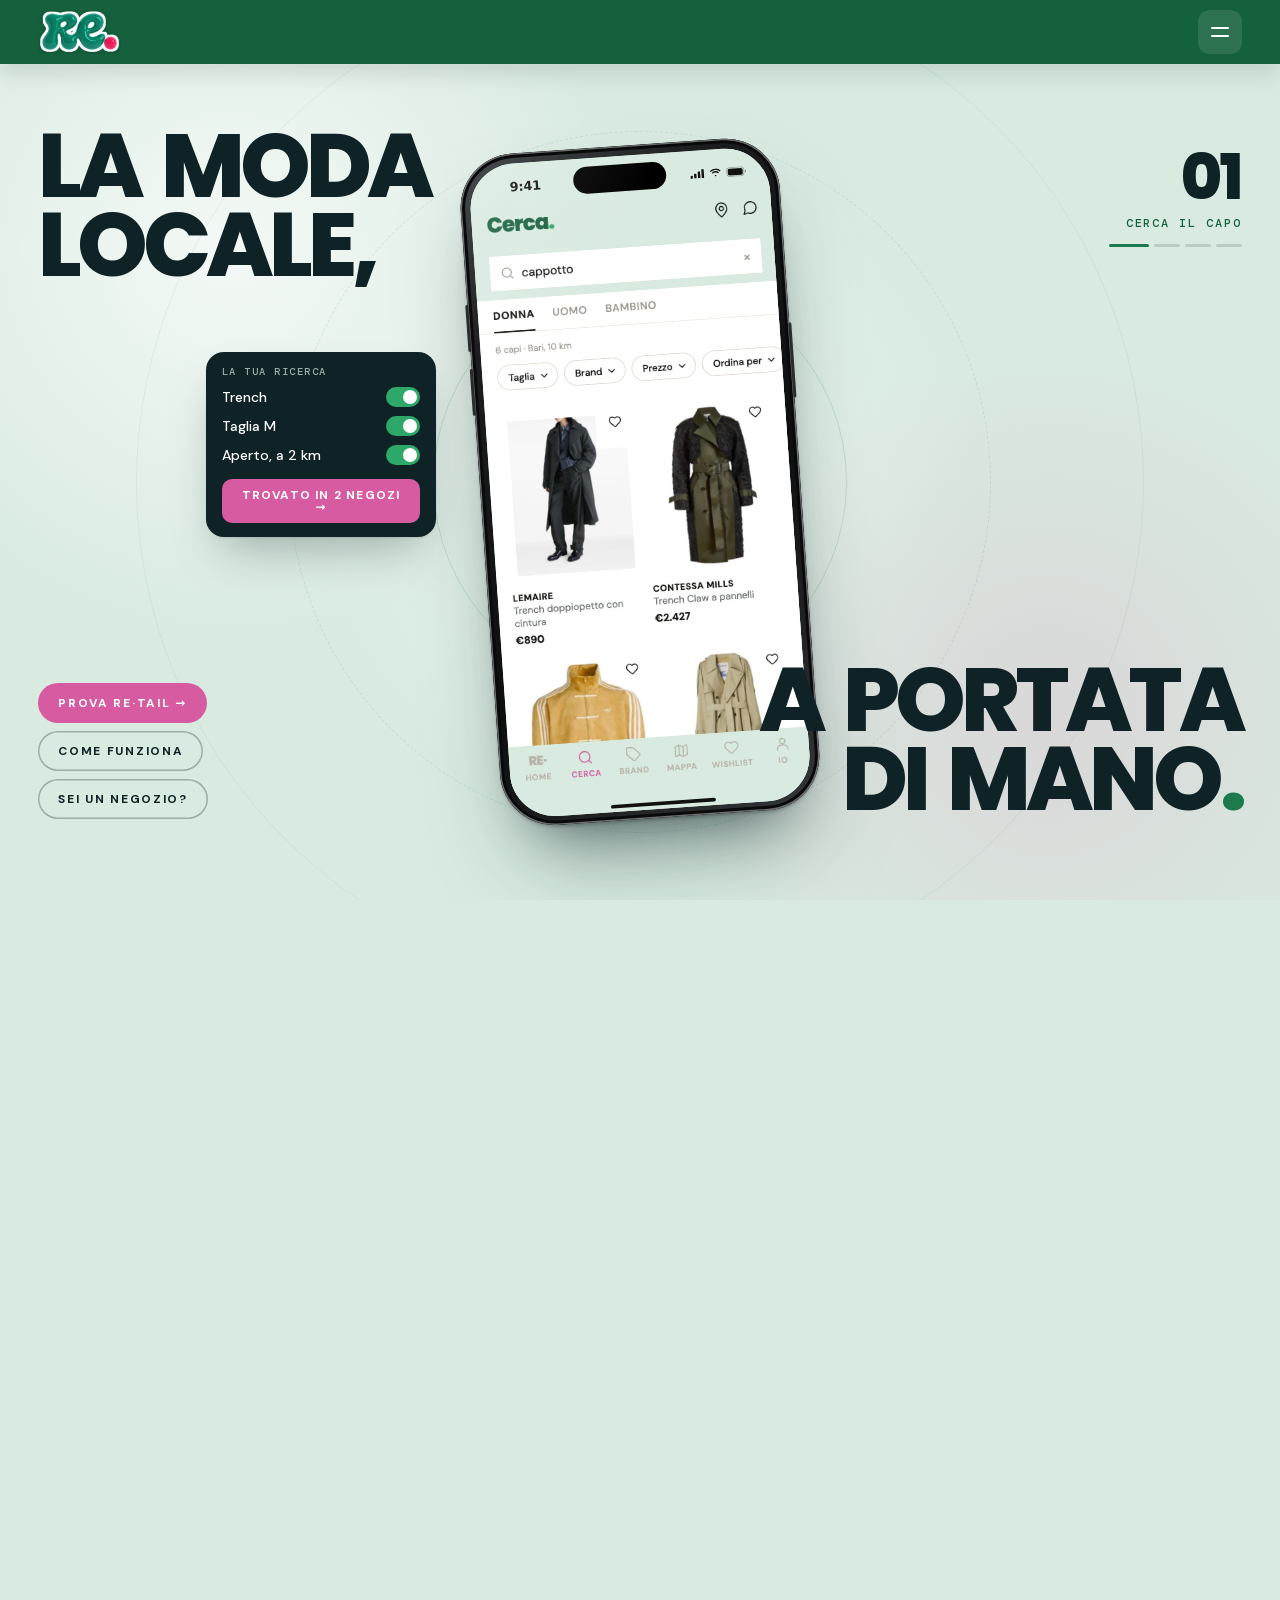
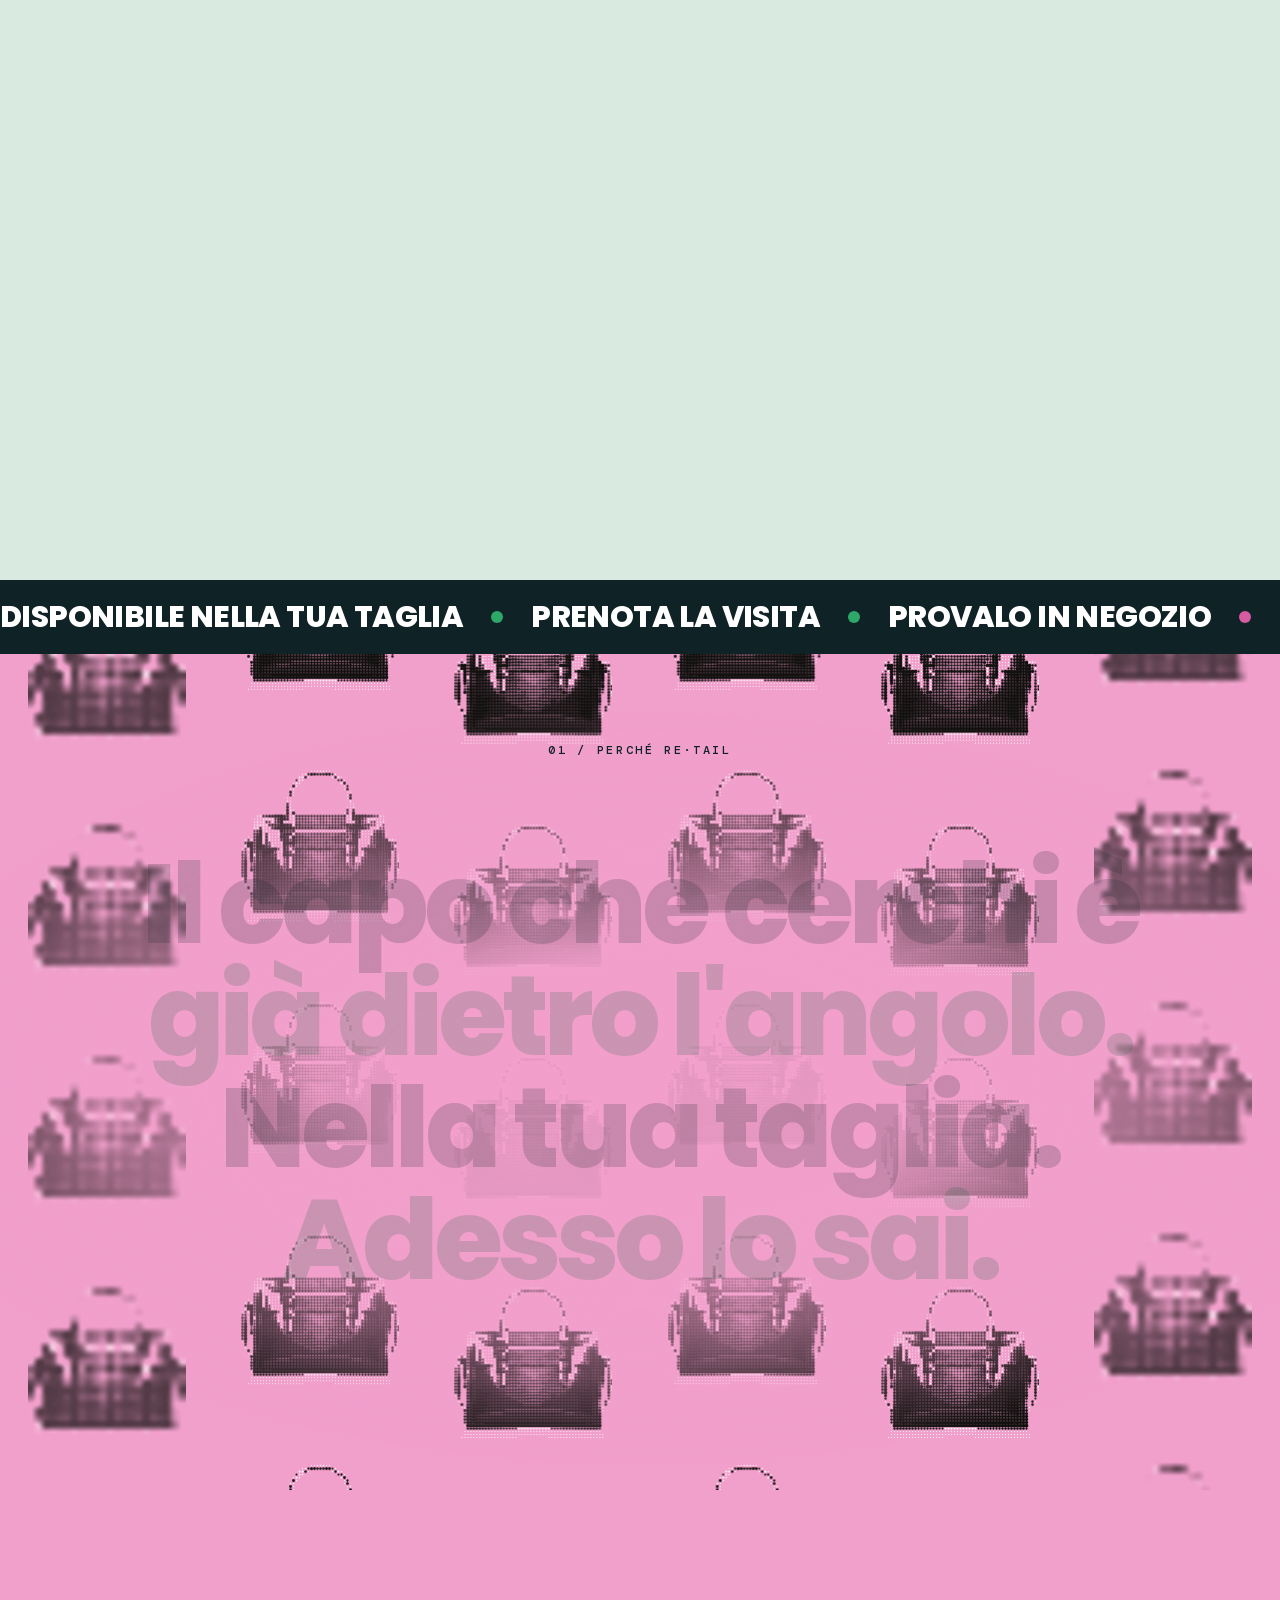
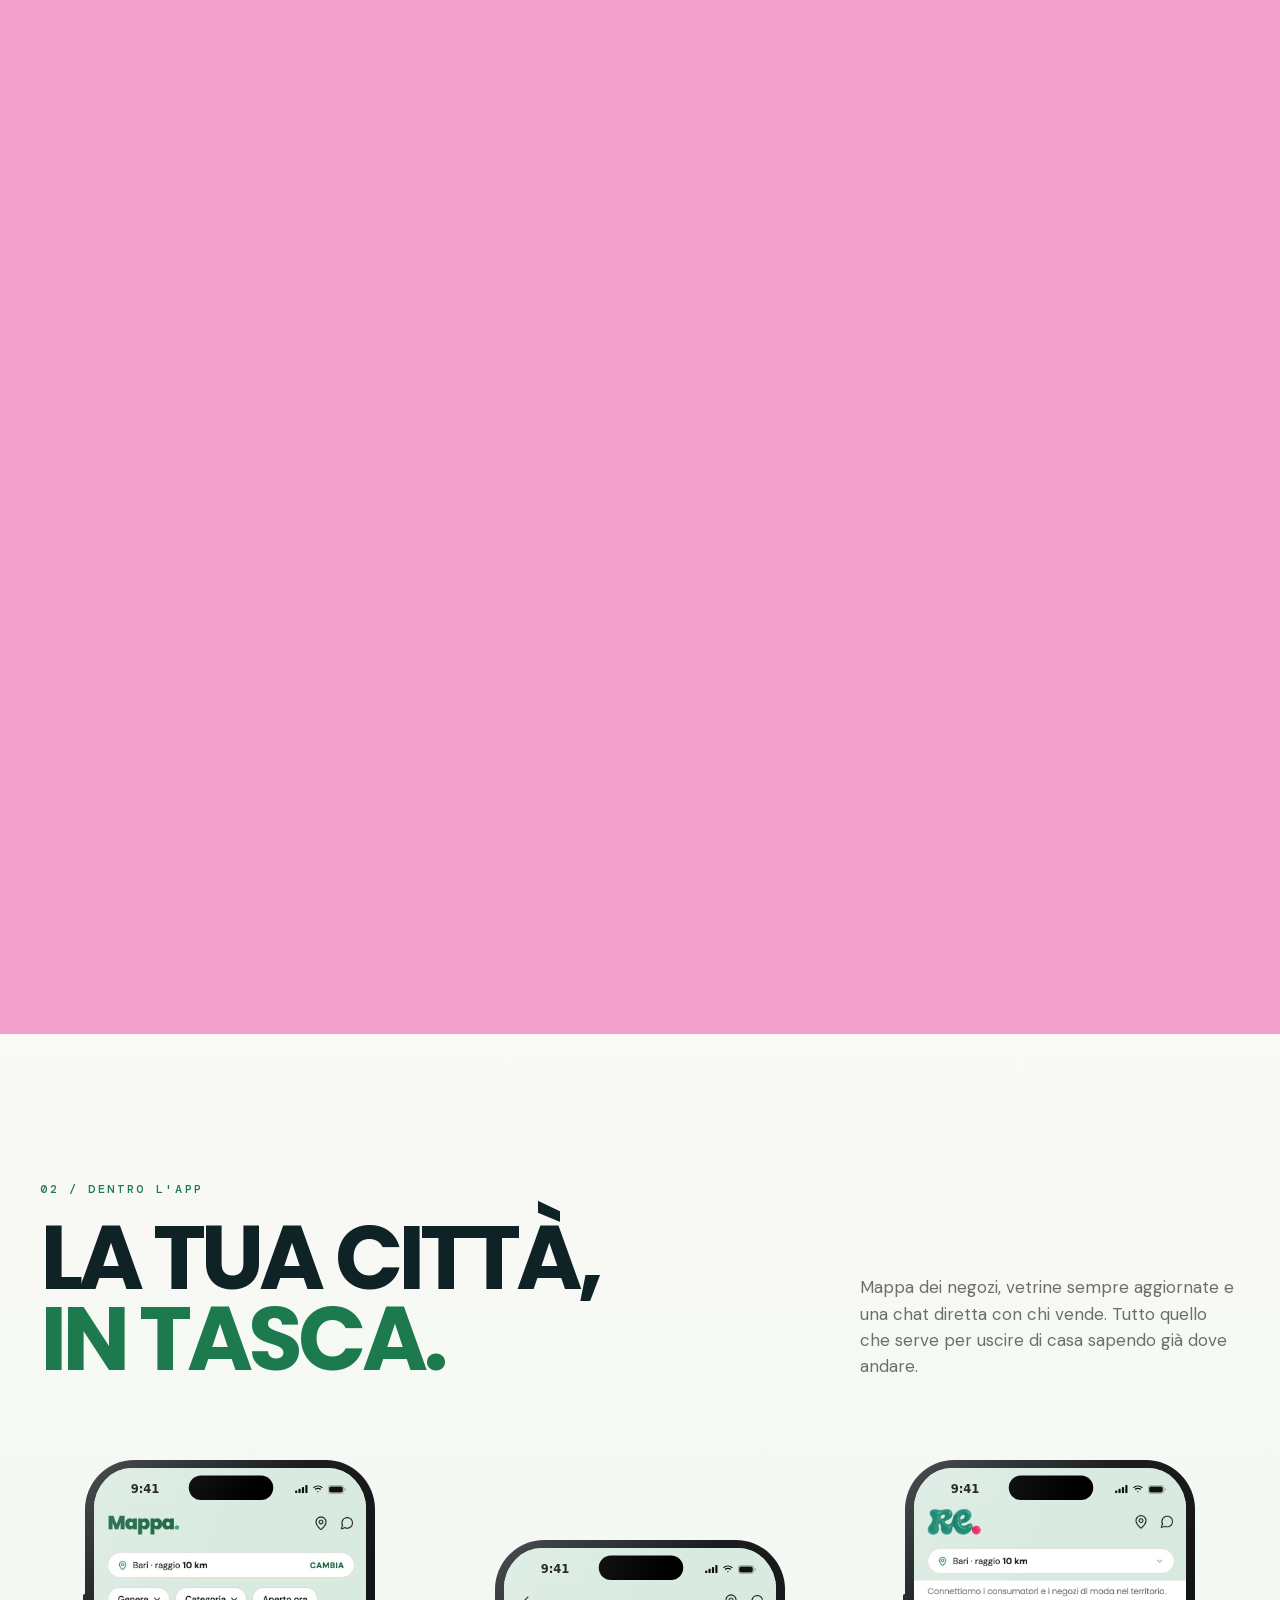
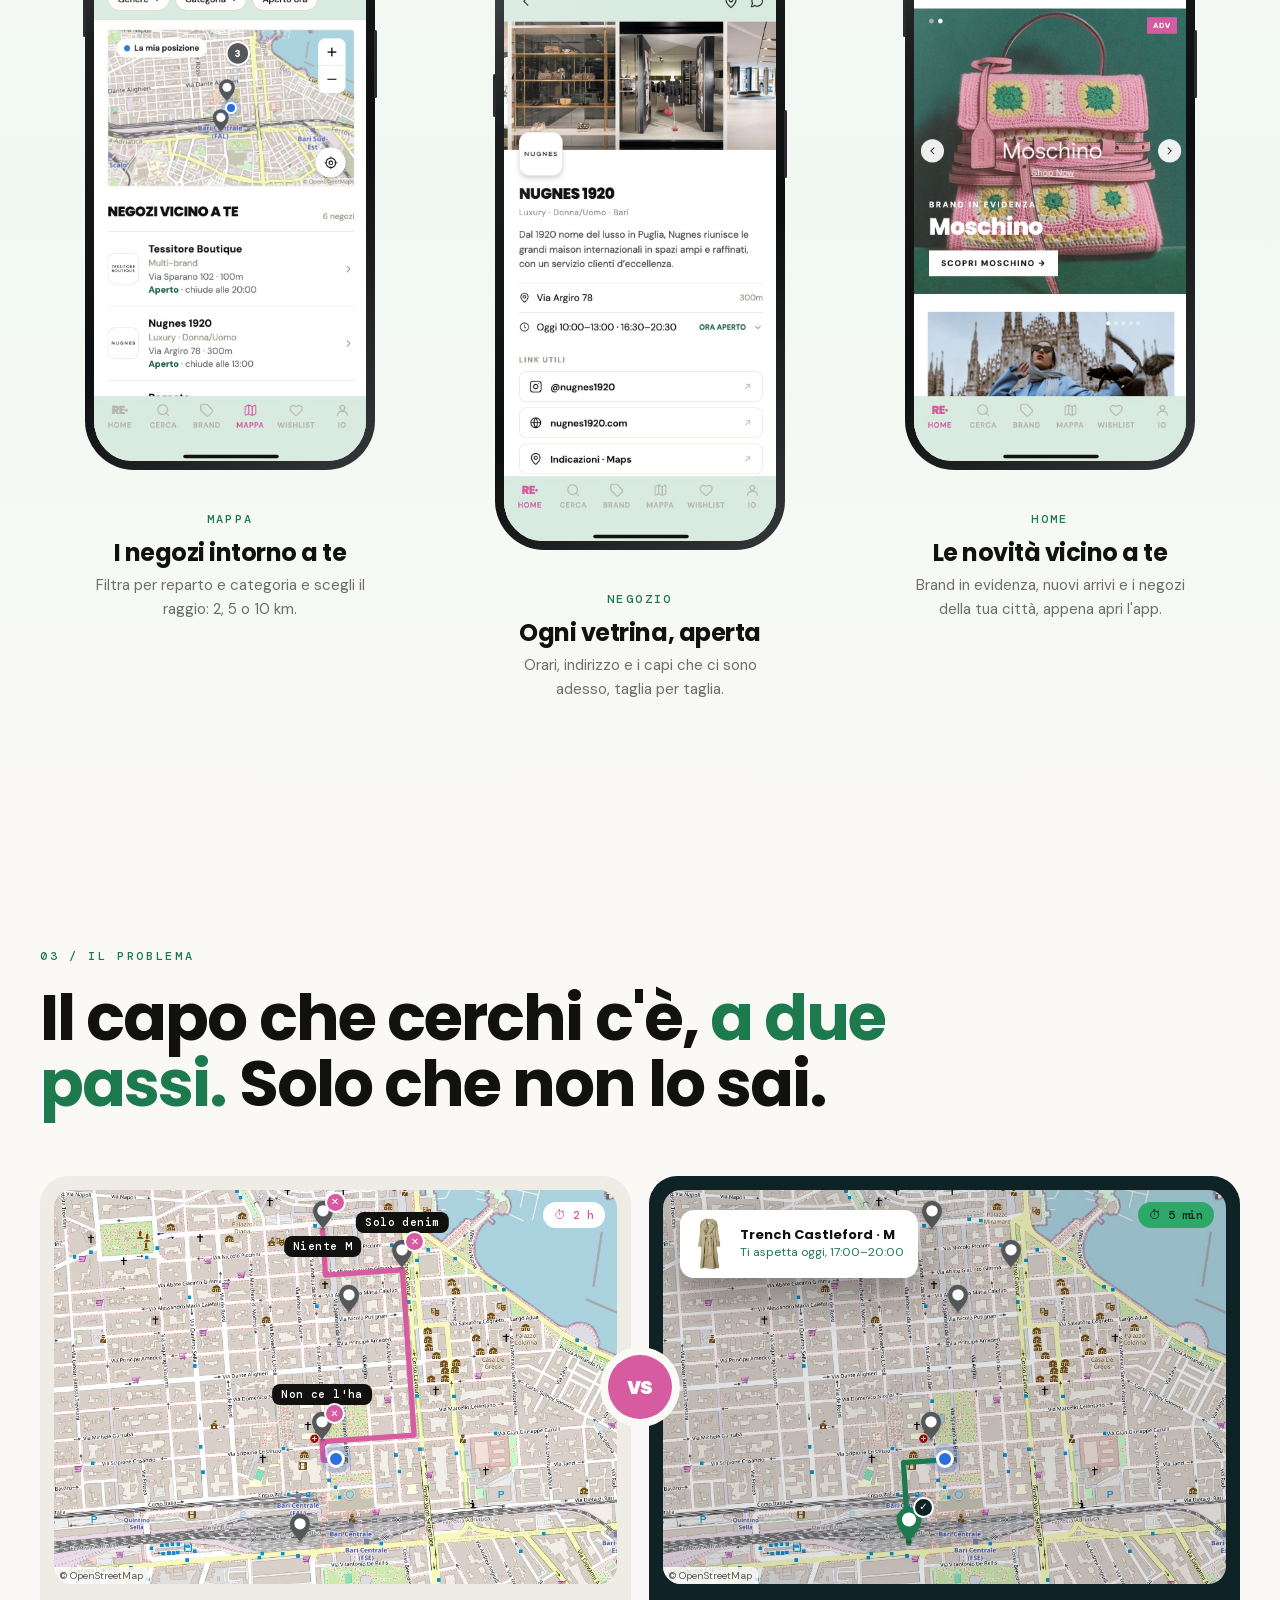
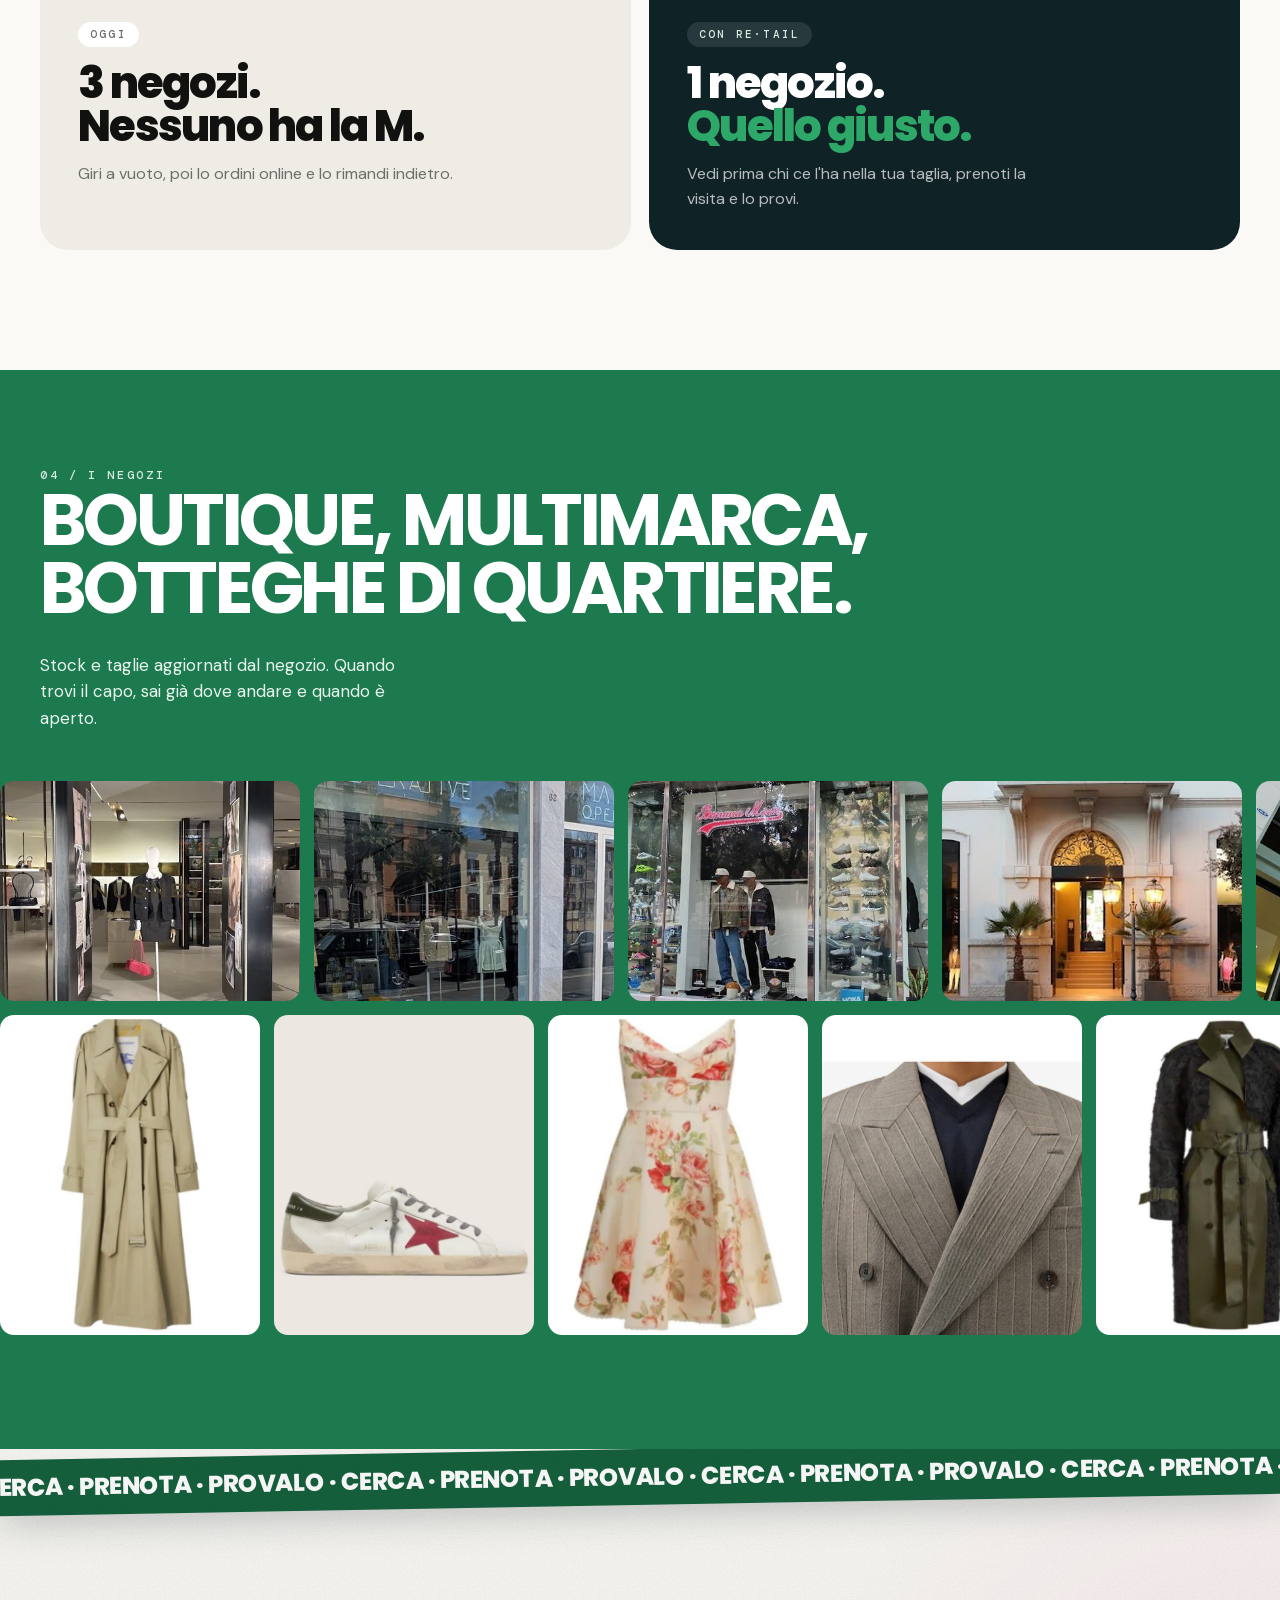
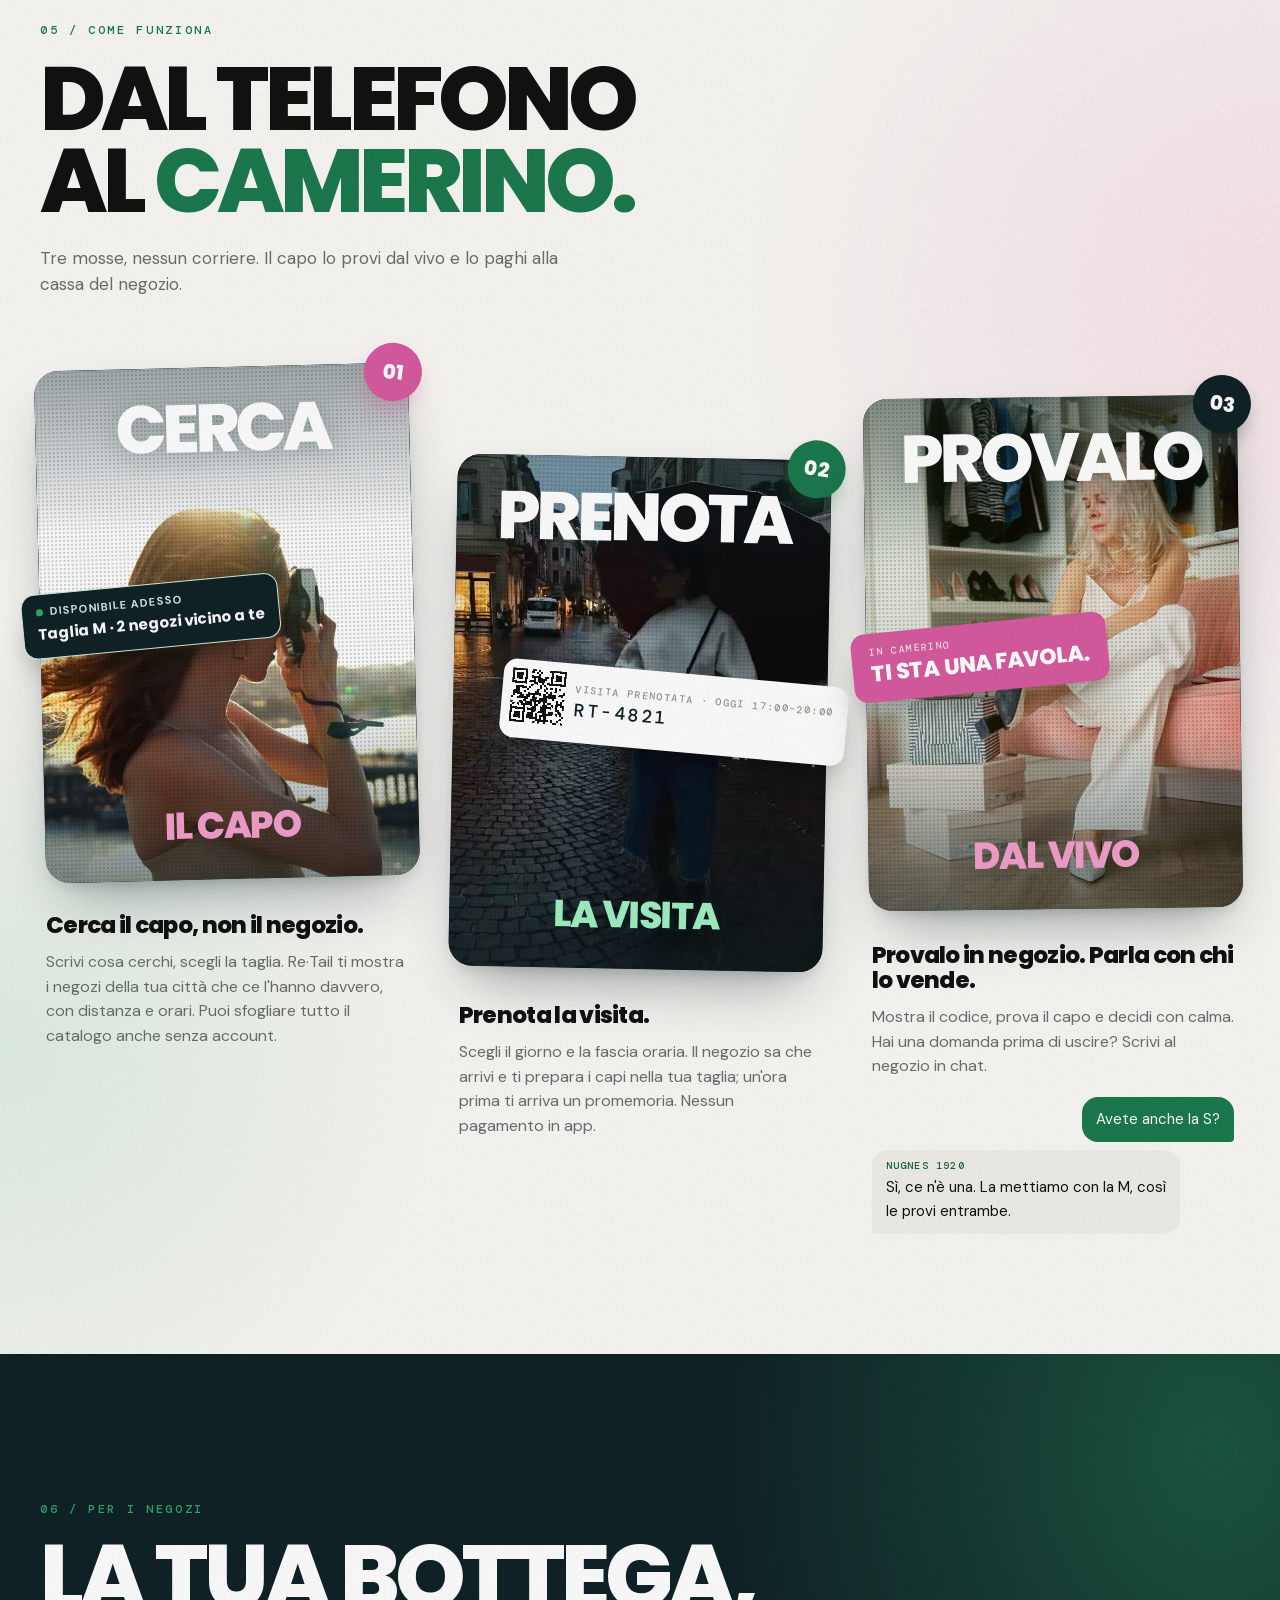
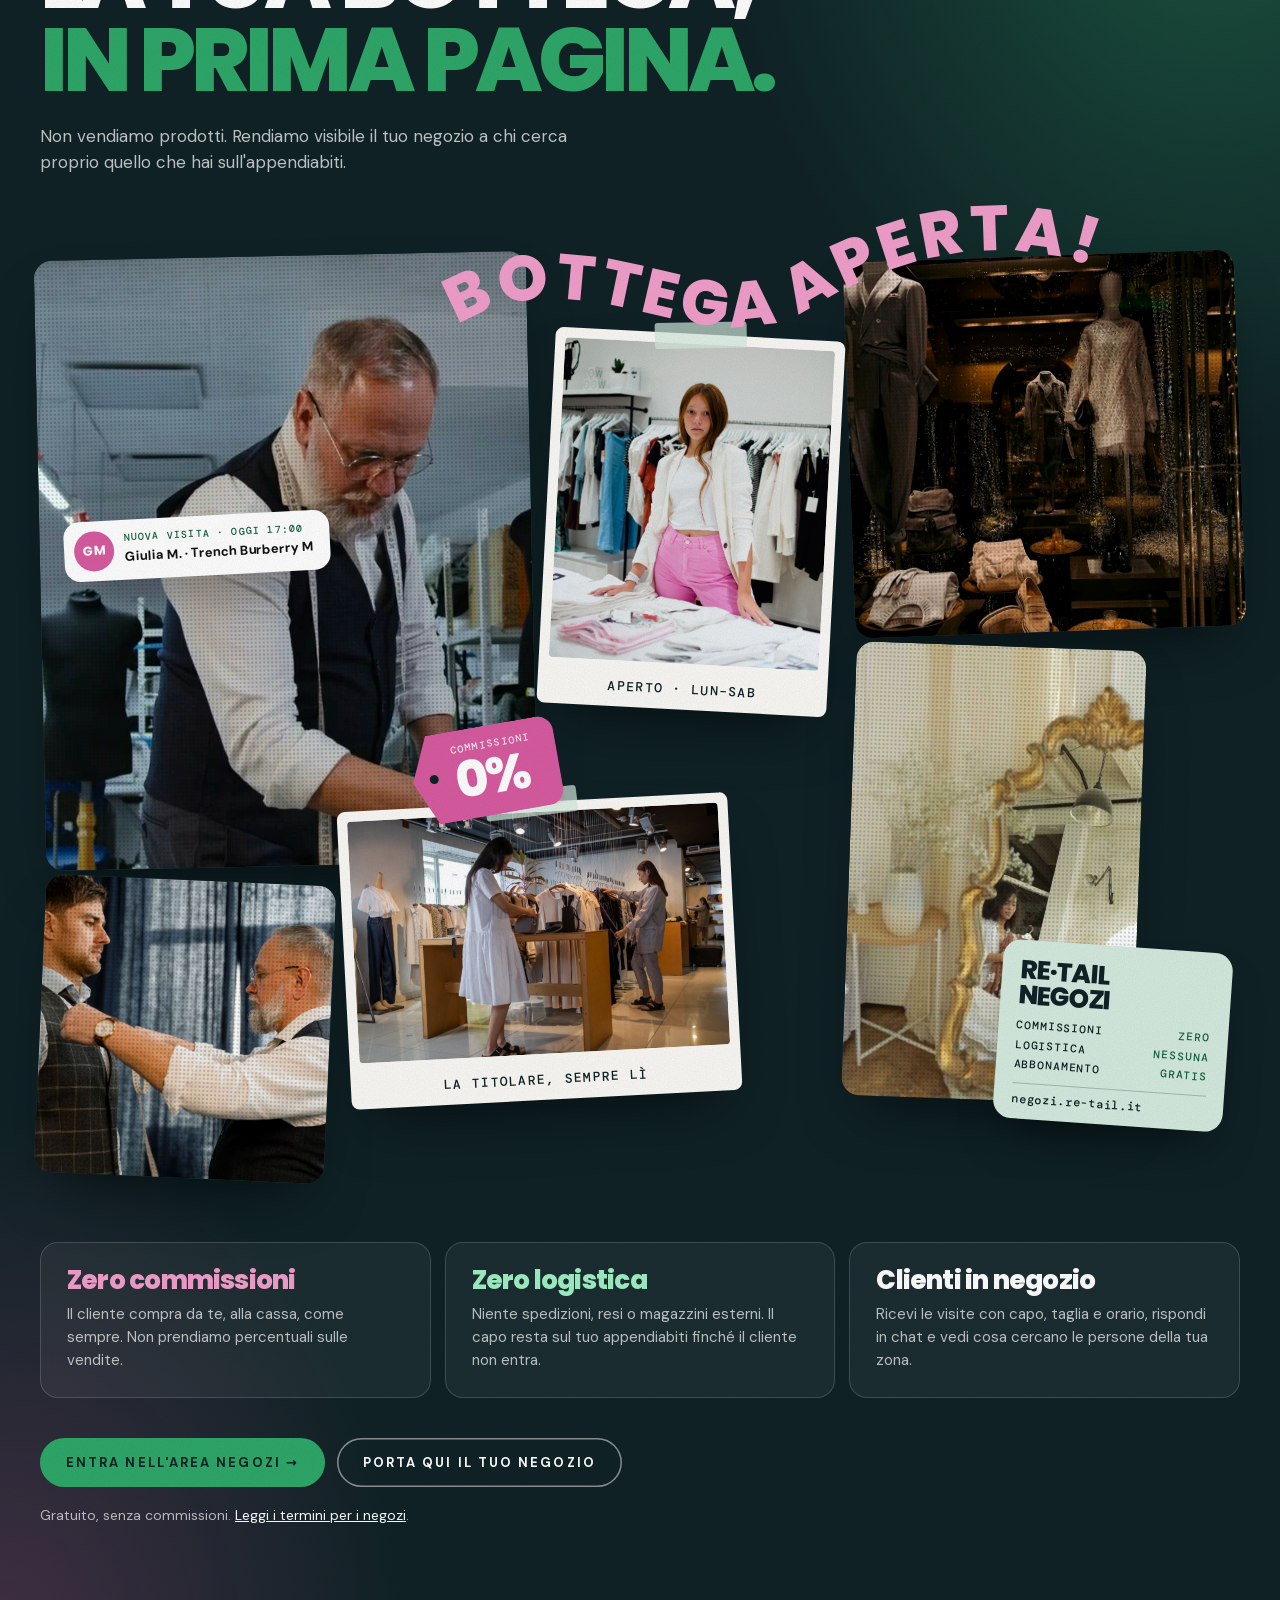
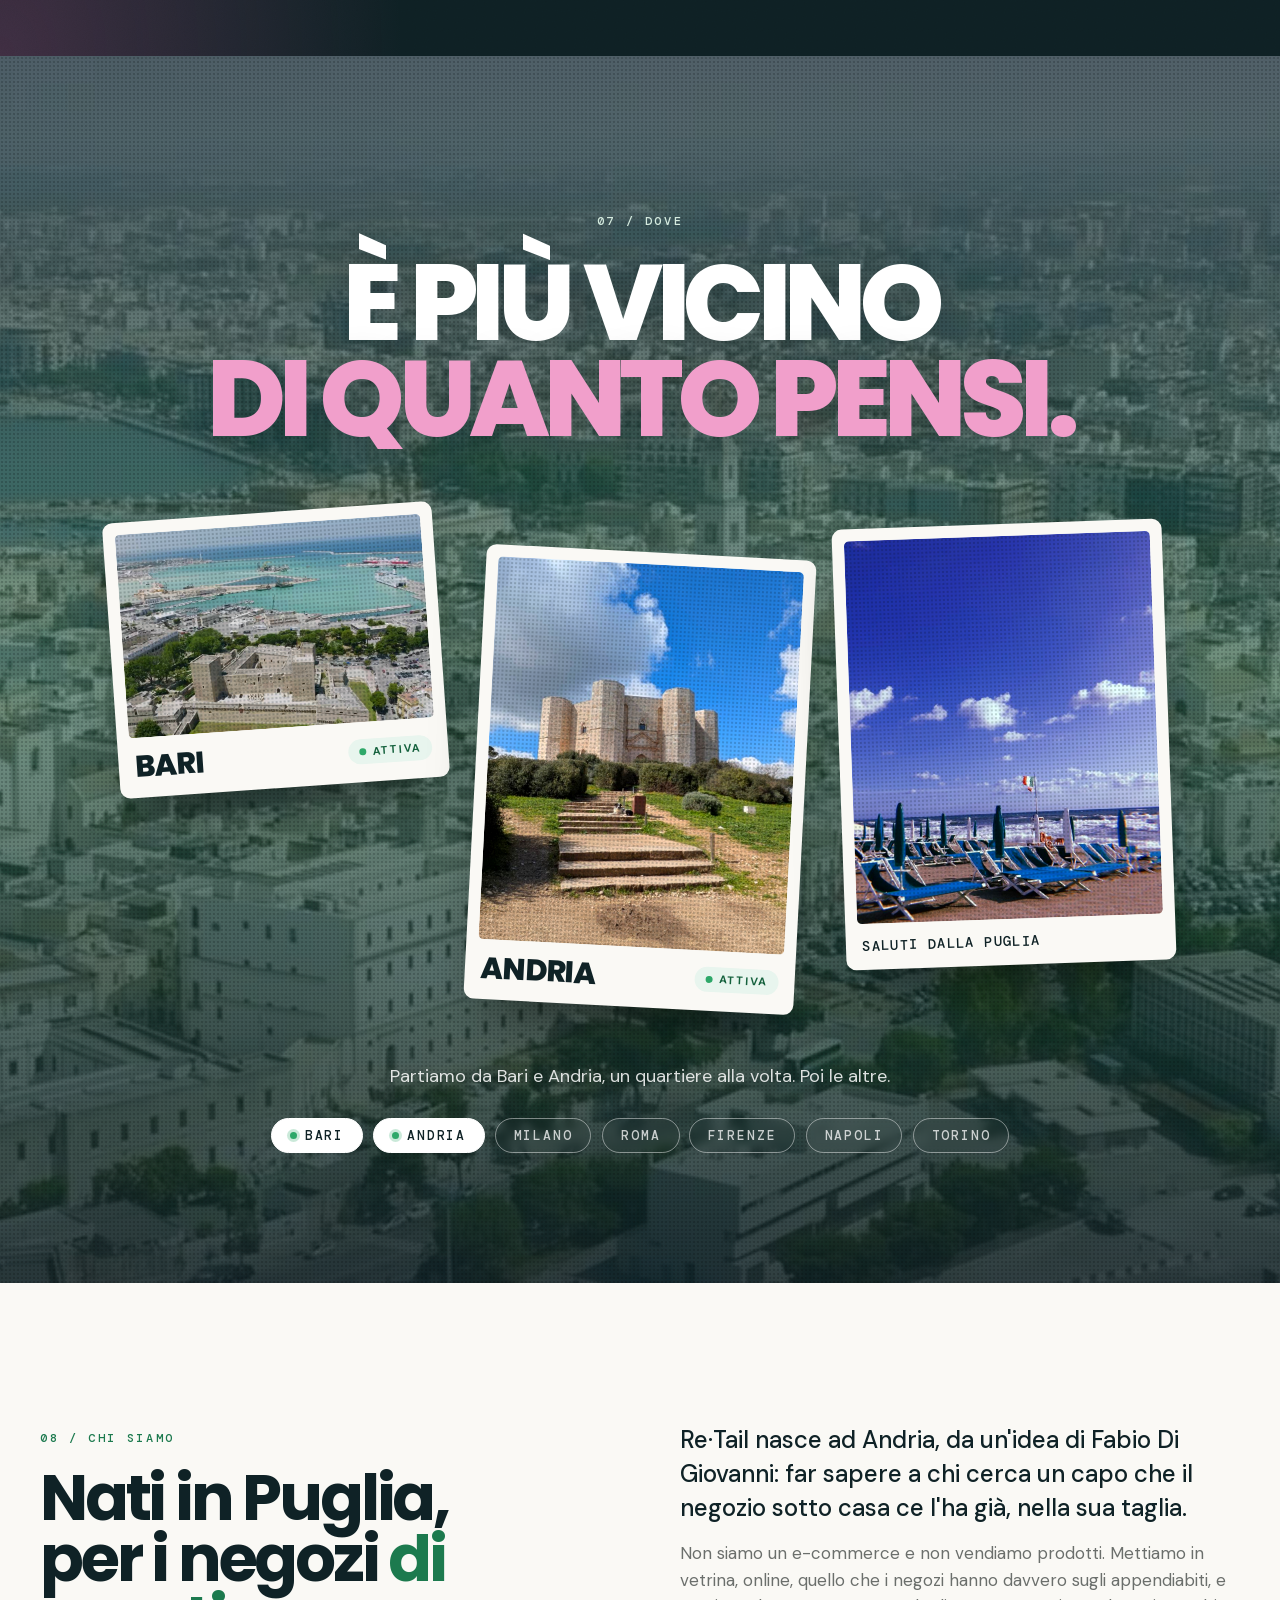
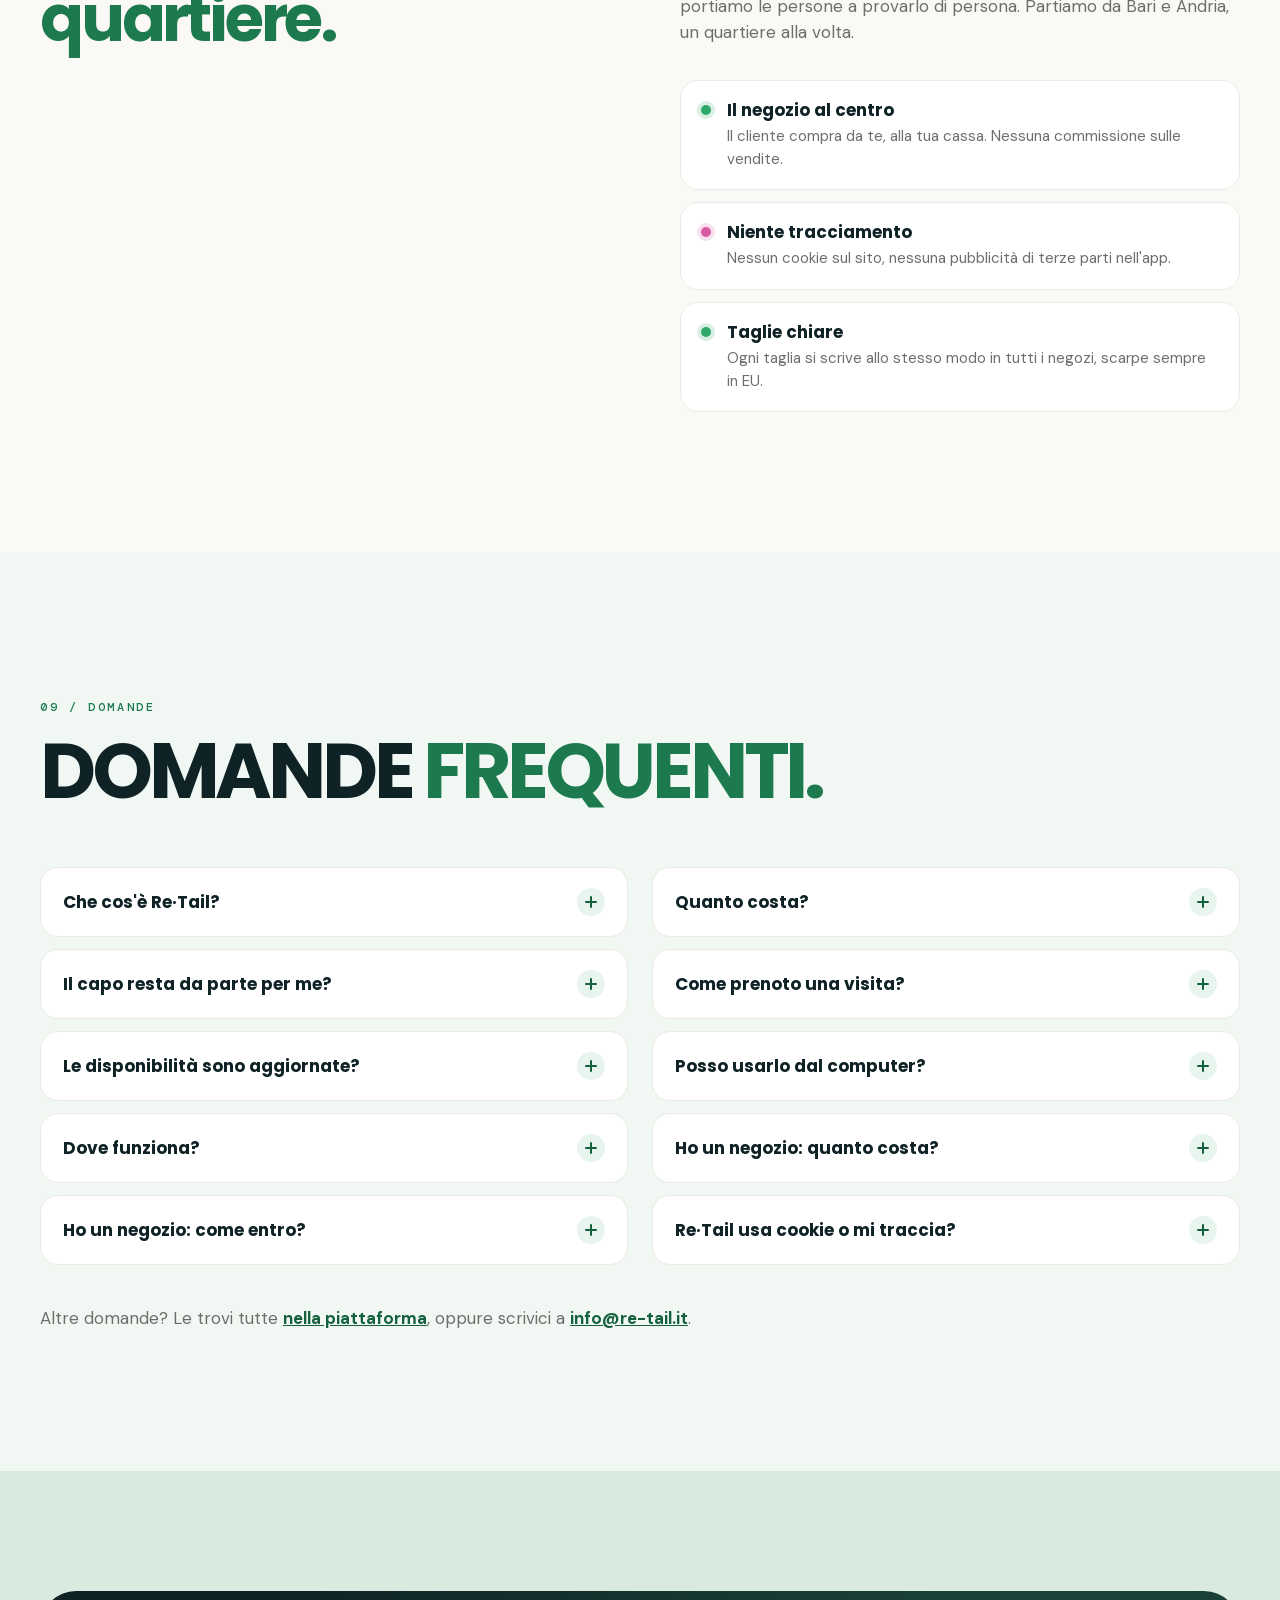
<file: index.html>
<!doctype html>
<html lang="it">
<head>
<meta charset="utf-8">
<script>if (location.protocol === 'http:' && location.hostname === 're-tail.it') location.replace('https://re-tail.it' + location.pathname + location.search + location.hash);</script>
<script src="zoom.js"></script>
<meta name="viewport" content="width=device-width, initial-scale=1">
<title>Re·Tail — La moda locale, a portata di mano</title>
<meta name="description" content="Re·Tail ti mostra quali negozi vicino a te hanno il capo che cerchi, nella tua taglia, adesso. Prenota la visita, provalo, compralo in negozio.">
<link rel="canonical" href="https://re-tail.it/">
<link rel="alternate" hreflang="it" href="https://re-tail.it/">
<link rel="alternate" hreflang="en" href="https://re-tail.it/en/">
<link rel="alternate" hreflang="x-default" href="https://re-tail.it/">
<meta property="og:type" content="website">
<meta property="og:site_name" content="Re·Tail">
<meta property="og:locale" content="it_IT">
<meta property="og:url" content="https://re-tail.it/">
<meta property="og:title" content="Re·Tail — La moda locale, a portata di mano">
<meta property="og:description" content="Re·Tail ti mostra quali negozi vicino a te hanno il capo che cerchi, nella tua taglia, adesso. Prenota la visita, provalo, compralo in negozio.">
<meta property="og:image" content="https://re-tail.it/media/og-image.jpg">
<meta property="og:image:width" content="1200">
<meta property="og:image:height" content="630">
<meta property="og:image:alt" content="Re·Tail: la moda locale, a portata di mano.">
<meta name="twitter:card" content="summary_large_image">
<script type="application/ld+json">{"@context": "https://schema.org", "@graph": [{"@type": "Organization", "@id": "https://re-tail.it/#org", "name": "Re·Tail", "url": "https://re-tail.it/", "logo": "https://re-tail.it/brand/logo-512.png", "email": "info@re-tail.it", "description": "Re·Tail mostra quali negozi vicino a te hanno il capo che cerchi, nella tua taglia, adesso."}, {"@type": "WebSite", "@id": "https://re-tail.it/#site", "name": "Re·Tail", "url": "https://re-tail.it/", "inLanguage": "it-IT", "publisher": {"@id": "https://re-tail.it/#org"}}, {"@type": "FAQPage", "@id": "https://re-tail.it/#faq", "mainEntity": [{"@type": "Question", "name": "Che cos'è Re·Tail?", "acceptedAnswer": {"@type": "Answer", "text": "Re·Tail ti mostra quali negozi fisici vicino a te hanno il capo che cerchi, nella tua taglia, adesso. Prenoti la visita, passi a provarlo e, se ti piace, lo compri direttamente in negozio."}}, {"@type": "Question", "name": "Quanto costa?", "acceptedAnswer": {"@type": "Answer", "text": "Niente: usare Re·Tail e prenotare una visita è gratuito. Paghi solo in negozio, al prezzo del negozio, e solo se decidi di comprare."}}, {"@type": "Question", "name": "Il capo resta da parte per me?", "acceptedAnswer": {"@type": "Answer", "text": "Prenoti la visita, non il capo: il negozio sa che passerai a provarlo, ma l'articolo resta in vendita fino al tuo arrivo e potrebbe essere venduto nel frattempo. La prenotazione vale fino alla fine della fascia oraria scelta, poi scade da sola."}}, {"@type": "Question", "name": "Come prenoto una visita?", "acceptedAnswer": {"@type": "Answer", "text": "Apri il capo, scegli la taglia e il negozio, poi la fascia oraria. Ricevi un codice (RT-…) con il suo QR, da mostrare in cassa quando arrivi. Puoi spostare, modificare o annullare la prenotazione quando vuoi."}}, {"@type": "Question", "name": "Le disponibilità sono aggiornate?", "acceptedAnswer": {"@type": "Answer", "text": "Le disponibilità vengono dai negozi e si aggiornano ogni volta che apri Re·Tail o fai una prenotazione. Un capo può comunque essere venduto nel frattempo: se vuoi esserne sicuro, scrivi al negozio in chat prima di passare."}}, {"@type": "Question", "name": "Posso usarlo dal computer?", "acceptedAnswer": {"@type": "Answer", "text": "Sì: Re·Tail funziona nel browser, sul computer e sul telefono, all'indirizzo app.re-tail.it. Le app per iPhone e Android arrivano presto."}}, {"@type": "Question", "name": "Dove funziona?", "acceptedAnswer": {"@type": "Answer", "text": "Partiamo da Bari e Andria, un quartiere alla volta. Puoi cercare da qualsiasi comune italiano, con la tua posizione o per nome, e vedi i negozi Re·Tail entro il raggio che scegli."}}, {"@type": "Question", "name": "Ho un negozio: quanto costa?", "acceptedAnswer": {"@type": "Answer", "text": "Oggi Re·Tail è gratuito per i negozi e non prende nessuna commissione sulle vendite. Il cliente compra da te, alla cassa, come sempre. Tutto è scritto nei termini per i negozi."}}, {"@type": "Question", "name": "Ho un negozio: come entro?", "acceptedAnswer": {"@type": "Answer", "text": "Scrivici a info@re-tail.it. Attiviamo noi il primo accesso del titolare, poi il titolare invita il suo team dall'area negozi."}}, {"@type": "Question", "name": "Re·Tail usa cookie o mi traccia?", "acceptedAnswer": {"@type": "Answer", "text": "No. Il sito non usa cookie né statistiche, e l'app non ha pubblicità né strumenti di tracciamento di terze parti. Non vendiamo i tuoi dati: i dettagli sono nell'informativa privacy."}}]}]}</script>
<meta name="theme-color" content="#15613D">
<link rel="icon" href="favicon.png">
<link rel="apple-touch-icon" href="apple-touch-icon.png">
<link rel="stylesheet" href="fonts.css">
<link rel="stylesheet" href="styles.css">
</head>
<body>

<!-- TOP BAR: dark green banner with the site sections, the shop area and the login. -->
<div class="navbar" id="navbar">
  <nav class="tb" aria-label="Sezioni del sito">
    <a class="logo" href="#top" aria-label="Re·Tail, home"><img src="brand/re-logo-sticker-sm.webp" alt="Re·Tail" width="290" height="154"></a>
    <div class="tb-links" id="tbLinks">
      <div class="tb-nav">
        <a href="#top">Home</a>
        <a href="#perche">Perché Re·Tail</a>
        <a href="#app">L'app</a>
        <a href="#come-funziona">Come funziona</a>
        <a href="#negozi">Per i negozi</a>
        <a href="#dove">Dove siamo</a>
        <a href="#domande">Domande</a>
        <a href="#contatti">Contattaci</a>
      </div>
      <div class="tb-actions">
        <a class="tb-lang" href="en/" hreflang="en" lang="en" aria-label="English version">EN</a>
        <a class="tb-btn ghost" href="https://negozi.re-tail.it/">Area negozi</a>
        <a class="tb-btn solid" href="https://app.re-tail.it/">Accedi</a>
      </div>
    </div>
    <button class="tb-menu" type="button" aria-expanded="false" aria-controls="tbLinks" aria-label="Apri il menu"><i></i><i></i></button>
  </nav>
</div>

<nav class="pill" aria-label="Navigazione">
  <a class="lnk" href="#come-funziona">Come funziona</a>
  <a class="logo" href="#top" aria-label="Re·Tail, torna all'inizio"><img src="brand/re-logo-sticker-sm.webp" alt="Re·Tail" width="290" height="154"></a>
  <a class="lnk" href="#negozi">Negozi</a>
</nav>

<!-- HERO: giant words, the phone in the middle, app cards floating around it. The phone screen changes as you scroll. -->
<header class="hero" id="top">
  <div class="stick">
    <div class="rings" aria-hidden="true"><i></i><i></i><i></i></div>
    <h1 class="giant top" data-par="-0.12" aria-label="La moda locale, a portata di mano.">La moda<br>locale,</h1>
    <div class="giant bot" data-par="0.12" aria-hidden="true">a portata<br>di mano<span class="em">.</span></div>

    <div class="hero-sub">
      <p><strong>Re·Tail</strong> ti dice quale negozio vicino a te ha il capo che cerchi, nella tua taglia, adesso.</p>
      <div class="hero-cta"><a class="btn pink" href="https://app.re-tail.it/">Prova Re·Tail →</a><a class="btn ghost" href="#come-funziona">Come funziona</a><a class="btn ghost" href="https://negozi.re-tail.it/">Sei un negozio?</a></div>
    </div>
    <div class="hero-step" aria-live="polite">
      <div class="n" id="stepN">01</div><div class="t" id="stepT">Cerca il capo</div>
      <div class="bars"><i></i><i></i><i></i><i></i></div>
    </div>

    <div class="device hero-phone" id="phone" data-screens="search product sheet pickup" aria-hidden="true"></div>

    <!-- Floating "stickers" around the phone: each one appears at a step of the scroll (data-at). -->
    <div class="float f-filter" data-at="0" data-to="0.72" data-par="-0.04"><div class="card">
      <span class="tag">La tua ricerca</span>
      <ul><li>Trench<i></i></li><li>Taglia M<i></i></li><li>Aperto, a 2 km<i></i></li></ul>
      <span class="go">Trovato in 2 negozi →</span>
    </div></div>
    <div class="float f-prod" data-at="0.1" data-par="-0.03"><div class="card">
      <img src="media/real/burberry-trench.jpg" alt="">
      <span><em class="badge">★ C'è nella tua taglia</em><b>Trench Castleford · M</b><small>Burberry · €1.246</small></span>
    </div></div>
    <div class="float f-store" data-at="0.25" data-par="-0.05"><div class="card">
      <img class="av logo" src="media/real/nugnes.png" alt=""><span><b>Nugnes 1920</b><small>300 m · 4 min a piedi</small></span><em><i></i>Aperto</em>
    </div></div>
    <div class="float f-zero" data-at="0.35" data-par="-0.03"><div class="card">Zero resi.<br>Zero corrieri.</div></div>
    <div class="float f-timer" data-at="0.5" data-par="-0.03"><div class="card">
      <span class="tag">⏱ La tua visita tra</span><b class="clock" id="clock">00:42:17</b><small>Nugnes 1920 · oggi 17:00–20:00</small>
    </div></div>
    <div class="float f-chat" data-at="0.75" data-par="0.04"><div class="card">
      <span class="tag">Nugnes 1920 · ora</span>La M è pronta in camerino. Ti aspettiamo! 👋
    </div></div>
  </div>
</header>

<!-- TICKER -->
<div class="ticker" aria-hidden="true">
  <div class="tk">
    <span>Disponibile nella tua taglia</span><span>Prenota la visita</span><span>Provalo in negozio</span><span>Zero commissioni</span><span>Negozi di quartiere</span><span>Chat con il negozio</span>
    <span>Disponibile nella tua taglia</span><span>Prenota la visita</span><span>Provalo in negozio</span><span>Zero commissioni</span><span>Negozi di quartiere</span><span>Chat con il negozio</span>
  </div>
</div>

<!-- MANIFESTO: one short sentence revealed word by word over a scrolling grid of halftone bags (drawn by script.js) -->
<section class="manifesto" id="perche">
  <div class="stick">
    <canvas class="pattern" id="pattern" aria-hidden="true"></canvas>
    <span class="eyebrow">01 / Perché Re·Tail</span>
    <p class="reveal" id="reveal">Il capo che cerchi è *già* *dietro* *l'angolo.* Nella tua taglia. *Adesso* *lo* *sai.*</p>
  </div>
</section>

<!-- INSIDE THE APP: three real screens -->
<section class="inside" id="app">
  <div class="wrap">
    <div class="sec-head">
      <div><span class="eyebrow">02 / Dentro l'app</span><h2>La tua città,<br><span class="g">in tasca.</span></h2></div>
      <p>Mappa dei negozi, vetrine sempre aggiornate e una chat diretta con chi vende. Tutto quello che serve per uscire di casa sapendo già dove andare.</p>
    </div>
    <div class="trio">
      <figure>
        <div class="device" data-screens="map" aria-hidden="true"></div>
        <figcaption><span class="num">Mappa</span><b>I negozi intorno a te</b><p>Filtra per reparto e categoria e scegli il raggio: 2, 5 o 10 km.</p></figcaption>
      </figure>
      <figure class="mid">
        <div class="device" data-screens="store" aria-hidden="true"></div>
        <figcaption><span class="num">Negozio</span><b>Ogni vetrina, aperta</b><p>Orari, indirizzo e i capi che ci sono adesso, taglia per taglia.</p></figcaption>
      </figure>
      <figure>
        <div class="device" data-screens="home" aria-hidden="true"></div>
        <figcaption><span class="num">Home</span><b>Le novità vicino a te</b><p>Brand in evidenza, nuovi arrivi e i negozi della tua città, appena apri l'app.</p></figcaption>
      </figure>
    </div>
  </div>
</section>

<!-- VERSUS -->
<section class="versus">
  <div class="wrap">
    <span class="eyebrow">03 / Il problema</span>
    <h2>Il capo che cerchi c'è, <span class="g">a due passi.</span> Solo che non lo sai.</h2>
    <div class="vs">
      <article class="vs-card old">
        <div class="map"><svg class="map-svg" viewBox="0 0 960 672" aria-hidden="true"><path class="route" d="M480 460 L459 461 L457 429 L614 418 L594 136 L463 145 L458 69" pathLength="1"/></svg><span class="pin " style="left:52.4%;top:31.6%;--d:0s"><svg viewBox="0 0 36 46" aria-hidden="true"><ellipse cx="18" cy="44.5" rx="4.5" ry="1.5" fill="rgba(17,17,15,.2)"/><path d="M18 44.5C17 41.5 3 30 3 17.5a15 15 0 1 1 30 0C33 30 19 41.5 18 44.5Z"/><circle cx="18" cy="17.5" r="8.5" fill="#fff"/></svg></span><span class="pin " style="left:43.7%;top:89.6%;--d:0s"><svg viewBox="0 0 36 46" aria-hidden="true"><ellipse cx="18" cy="44.5" rx="4.5" ry="1.5" fill="rgba(17,17,15,.2)"/><path d="M18 44.5C17 41.5 3 30 3 17.5a15 15 0 1 1 30 0C33 30 19 41.5 18 44.5Z"/><circle cx="18" cy="17.5" r="8.5" fill="#fff"/></svg></span><span class="pin no" style="left:47.6%;top:63.8%;--d:0.18s"><svg viewBox="0 0 36 46" aria-hidden="true"><ellipse cx="18" cy="44.5" rx="4.5" ry="1.5" fill="rgba(17,17,15,.2)"/><path d="M18 44.5C17 41.5 3 30 3 17.5a15 15 0 1 1 30 0C33 30 19 41.5 18 44.5Z"/><circle cx="18" cy="17.5" r="8.5" fill="#fff"/></svg><em>Non ce l'ha</em></span><span class="pin no" style="left:61.9%;top:20.2%;--d:1.69s"><svg viewBox="0 0 36 46" aria-hidden="true"><ellipse cx="18" cy="44.5" rx="4.5" ry="1.5" fill="rgba(17,17,15,.2)"/><path d="M18 44.5C17 41.5 3 30 3 17.5a15 15 0 1 1 30 0C33 30 19 41.5 18 44.5Z"/><circle cx="18" cy="17.5" r="8.5" fill="#fff"/></svg><em>Solo denim</em></span><span class="pin no lb" style="left:47.7%;top:10.2%;--d:2.4s"><svg viewBox="0 0 36 46" aria-hidden="true"><ellipse cx="18" cy="44.5" rx="4.5" ry="1.5" fill="rgba(17,17,15,.2)"/><path d="M18 44.5C17 41.5 3 30 3 17.5a15 15 0 1 1 30 0C33 30 19 41.5 18 44.5Z"/><circle cx="18" cy="17.5" r="8.5" fill="#fff"/></svg><em>Niente M</em></span><span class="mypos" style="left:50.0%;top:68.4%"><i></i></span><span class="osm">© OpenStreetMap</span><span class="time">⏱ 2 h</span></div>
        <div class="vs-copy"><span class="vs-tag">Oggi</span><h3>3 negozi.<br>Nessuno ha la M.</h3><p>Giri a vuoto, poi lo ordini online e lo rimandi indietro.</p></div>
      </article>
      <span class="vs-badge" aria-hidden="true">vs</span>
      <article class="vs-card new">
        <div class="map"><svg class="map-svg" viewBox="0 0 960 672" aria-hidden="true"><path class="route" d="M480 460 L410 465 L419 602" pathLength="1"/></svg><span class="pin " style="left:47.6%;top:63.8%;--d:0s"><svg viewBox="0 0 36 46" aria-hidden="true"><ellipse cx="18" cy="44.5" rx="4.5" ry="1.5" fill="rgba(17,17,15,.2)"/><path d="M18 44.5C17 41.5 3 30 3 17.5a15 15 0 1 1 30 0C33 30 19 41.5 18 44.5Z"/><circle cx="18" cy="17.5" r="8.5" fill="#fff"/></svg></span><span class="pin " style="left:52.4%;top:31.6%;--d:0s"><svg viewBox="0 0 36 46" aria-hidden="true"><ellipse cx="18" cy="44.5" rx="4.5" ry="1.5" fill="rgba(17,17,15,.2)"/><path d="M18 44.5C17 41.5 3 30 3 17.5a15 15 0 1 1 30 0C33 30 19 41.5 18 44.5Z"/><circle cx="18" cy="17.5" r="8.5" fill="#fff"/></svg></span><span class="pin " style="left:47.7%;top:10.2%;--d:0s"><svg viewBox="0 0 36 46" aria-hidden="true"><ellipse cx="18" cy="44.5" rx="4.5" ry="1.5" fill="rgba(17,17,15,.2)"/><path d="M18 44.5C17 41.5 3 30 3 17.5a15 15 0 1 1 30 0C33 30 19 41.5 18 44.5Z"/><circle cx="18" cy="17.5" r="8.5" fill="#fff"/></svg></span><span class="pin " style="left:61.9%;top:20.2%;--d:0s"><svg viewBox="0 0 36 46" aria-hidden="true"><ellipse cx="18" cy="44.5" rx="4.5" ry="1.5" fill="rgba(17,17,15,.2)"/><path d="M18 44.5C17 41.5 3 30 3 17.5a15 15 0 1 1 30 0C33 30 19 41.5 18 44.5Z"/><circle cx="18" cy="17.5" r="8.5" fill="#fff"/></svg></span><span class="pin yes" style="left:43.7%;top:89.6%;--d:2.1s"><svg viewBox="0 0 36 46" aria-hidden="true"><ellipse cx="18" cy="44.5" rx="4.5" ry="1.5" fill="rgba(17,17,15,.2)"/><path d="M18 44.5C17 41.5 3 30 3 17.5a15 15 0 1 1 30 0C33 30 19 41.5 18 44.5Z"/><circle cx="18" cy="17.5" r="8.5" fill="#fff"/></svg></span><span class="mypos" style="left:50.0%;top:68.4%"><i></i></span><span class="osm">© OpenStreetMap</span><div class="map-card"><img src="media/real/burberry-trench.jpg" alt=""><span><b>Trench Castleford · M</b><small>Ti aspetta oggi, 17:00–20:00</small></span></div><span class="time">⏱ 5 min</span></div>
        <div class="vs-copy"><span class="vs-tag">Con Re·Tail</span><h3>1 negozio.<br><span class="g">Quello giusto.</span></h3><p>Vedi prima chi ce l'ha nella tua taglia, prenoti la visita e lo provi.</p></div>
      </article>
    </div>
  </div>
</section>

<!-- SHOPS MARQUEE -->
<section class="shops" aria-label="I negozi">
  <div class="wrap shops-head">
    <div><span class="eyebrow">04 / I negozi</span><h2>Boutique, multimarca,<br>botteghe di quartiere.</h2></div>
    <p>Stock e taglie aggiornati dal negozio. Quando trovi il capo, sai già dove andare e quando è aperto.</p>
  </div>
  <div class="row" aria-hidden="true">
    <img src="media/real/negozio-nugnes-1.jpg" alt="" loading="lazy"><img src="media/real/negozio-maisonop-1.jpg" alt="" loading="lazy"><img src="media/real/negozio-bananabenz-1.jpg" alt="" loading="lazy"><img src="media/real/negozio-avantgarde-1.jpg" alt="" loading="lazy"><img src="media/real/negozio-barney-1.jpg" alt="" loading="lazy"><img src="media/real/negozio-nugnes-2.jpg" alt="" loading="lazy"><img src="media/real/negozio-maisonop-2.jpg" alt="" loading="lazy"><img src="media/real/negozio-bananabenz-2.jpg" alt="" loading="lazy"><img src="media/real/negozio-avantgarde-2.jpg" alt="" loading="lazy"><img src="media/real/negozio-barney-2.jpg" alt="" loading="lazy">
    <img src="media/real/negozio-nugnes-1.jpg" alt="" loading="lazy"><img src="media/real/negozio-maisonop-1.jpg" alt="" loading="lazy"><img src="media/real/negozio-bananabenz-1.jpg" alt="" loading="lazy"><img src="media/real/negozio-avantgarde-1.jpg" alt="" loading="lazy"><img src="media/real/negozio-barney-1.jpg" alt="" loading="lazy"><img src="media/real/negozio-nugnes-2.jpg" alt="" loading="lazy"><img src="media/real/negozio-maisonop-2.jpg" alt="" loading="lazy"><img src="media/real/negozio-bananabenz-2.jpg" alt="" loading="lazy"><img src="media/real/negozio-avantgarde-2.jpg" alt="" loading="lazy"><img src="media/real/negozio-barney-2.jpg" alt="" loading="lazy">
  </div>
  <div class="row rev" aria-hidden="true">
    <img src="media/real/burberry-trench.jpg" alt="" loading="lazy"><img src="media/real/gg-superstar.jpg" alt="" loading="lazy"><img src="media/real/zimmermann-abito.jpg" alt="" loading="lazy"><img src="media/real/vivienne-blazer.jpg" alt="" loading="lazy"><img src="media/real/contessa-trench.jpg" alt="" loading="lazy"><img src="media/real/jacquemus-camicia.jpg" alt="" loading="lazy"><img src="media/real/joseph-abito.jpg" alt="" loading="lazy"><img src="media/real/acne-jeans.jpg" alt="" loading="lazy"><img src="media/real/lemaire-trench.jpg" alt="" loading="lazy"><img src="media/real/moschino-sandali.jpg" alt="" loading="lazy"><img src="media/real/johannaortiz-abito.jpg" alt="" loading="lazy"><img src="media/real/ladoublej-pantaloni.jpg" alt="" loading="lazy">
    <img src="media/real/burberry-trench.jpg" alt="" loading="lazy"><img src="media/real/gg-superstar.jpg" alt="" loading="lazy"><img src="media/real/zimmermann-abito.jpg" alt="" loading="lazy"><img src="media/real/vivienne-blazer.jpg" alt="" loading="lazy"><img src="media/real/contessa-trench.jpg" alt="" loading="lazy"><img src="media/real/jacquemus-camicia.jpg" alt="" loading="lazy"><img src="media/real/joseph-abito.jpg" alt="" loading="lazy"><img src="media/real/acne-jeans.jpg" alt="" loading="lazy"><img src="media/real/lemaire-trench.jpg" alt="" loading="lazy"><img src="media/real/moschino-sandali.jpg" alt="" loading="lazy"><img src="media/real/johannaortiz-abito.jpg" alt="" loading="lazy"><img src="media/real/ladoublej-pantaloni.jpg" alt="" loading="lazy">
  </div>
</section>

<!-- HOW IT WORKS -->
<section class="how pop" id="come-funziona">
  <div class="pp-marq" aria-hidden="true"><div><span>Cerca · Prenota · Provalo · Cerca · Prenota · Provalo ·&nbsp;</span><span>Cerca · Prenota · Provalo · Cerca · Prenota · Provalo ·&nbsp;</span></div></div>
  <div class="wrap">
    <div class="pp-head">
      <span class="eyebrow">05 / Come funziona</span>
      <h2 class="pp-title">Dal telefono<br>al <em>camerino.</em></h2>
      <p class="pp-lede">Tre mosse, nessun corriere. Il capo lo provi dal vivo e lo paghi alla cassa del negozio.</p>
    </div>
    <div class="posters">
      <figure class="pstep s1">
        <div class="pst">
          <div class="ht"><video src="media/pop/cerca.mp4" poster="media/pop/cerca.jpg" autoplay muted loop playsinline preload="metadata"></video></div>
          <span class="pw t">Cerca</span><span class="pw b">il capo</span>
          <span class="pnum">01</span>
          <div class="stk tag"><span class="k"><i></i>Disponibile adesso</span><b>Taglia M · 2 negozi vicino a te</b></div>
        </div>
        <figcaption><h3>Cerca il capo, non il negozio.</h3><p>Scrivi cosa cerchi, scegli la taglia. Re·Tail ti mostra i negozi della tua città che ce l'hanno davvero, con distanza e orari. Puoi sfogliare tutto il catalogo anche senza account.</p></figcaption>
      </figure>
      <figure class="pstep s2">
        <div class="pst">
          <div class="ht"><video src="media/pop/prenota.mp4" poster="media/pop/prenota.jpg" autoplay muted loop playsinline preload="metadata"></video></div>
          <span class="pw t">Prenota</span><span class="pw b">la visita</span>
          <span class="pnum">02</span>
          <div class="stk ticket"><span data-qr="RT-4821" data-size="54"></span><span><span class="k">Visita prenotata · oggi 17:00–20:00</span><b>RT-4821</b></span></div>
        </div>
        <figcaption><h3>Prenota la visita.</h3><p>Scegli il giorno e la fascia oraria. Il negozio sa che arrivi e ti prepara i capi nella tua taglia; un'ora prima ti arriva un promemoria. Nessun pagamento in app.</p></figcaption>
      </figure>
      <figure class="pstep s3">
        <div class="pst">
          <div class="ht"><video src="media/pop/provalo.mp4" poster="media/pop/provalo.jpg" autoplay muted loop playsinline preload="metadata"></video></div>
          <span class="pw t">Provalo</span><span class="pw b">dal vivo</span>
          <span class="pnum">03</span>
          <div class="stk fit"><span class="k">In camerino</span><b>Ti sta una favola.</b></div>
        </div>
        <figcaption>
          <h3>Provalo in negozio. Parla con chi lo vende.</h3>
          <p>Mostra il codice, prova il capo e decidi con calma. Hai una domanda prima di uscire? Scrivi al negozio in chat.</p>
          <div class="bubbles">
            <div class="bub me">Avete anche la S?</div>
            <div class="bub them"><small>Nugnes 1920</small>Sì, ce n'è una. La mettiamo con la M, così le provi entrambe.</div>
          </div>
        </figcaption>
      </figure>
    </div>
  </div>
</section>

<!-- FOR STORES -->
<section class="forstores pop" id="negozi">
  <div class="wrap">
    <div class="pp-head">
      <span class="eyebrow">06 / Per i negozi</span>
      <h2 class="pp-title">La tua bottega,<br><em>in prima pagina.</em></h2>
      <p class="pp-lede">Non vendiamo prodotti. Rendiamo visibile il tuo negozio a chi cerca proprio quello che hai sull'appendiabiti.</p>
    </div>
    <div class="board" aria-hidden="true">
      <figure class="cl c1 ht"><video src="media/pop/sarto.mp4" poster="media/pop/sarto.jpg" autoplay muted loop playsinline preload="metadata"></video></figure>
      <figure class="cl c2 pol"><img src="media/pop/stilista.jpg" alt="" loading="lazy"><figcaption>Aperto · lun–sab</figcaption></figure>
      <figure class="cl c3 ht"><img src="media/pop/boutique-sera.jpg" alt="" loading="lazy"></figure>
      <figure class="cl c4 ht"><video src="media/pop/prova.mp4" poster="media/pop/prova.jpg" autoplay muted loop playsinline preload="metadata"></video></figure>
      <figure class="cl c5 pol"><img src="media/pop/in-boutique.jpg" alt="" loading="lazy"><figcaption>La titolare, sempre lì</figcaption></figure>
      <figure class="cl c6 ht"><img src="media/pop/sarto-prova.jpg" alt="" loading="lazy"></figure>
      <figure class="cl c7 shot"><img src="media/screens/partner.jpg" alt="" loading="lazy"></figure>
      <svg class="wavy" viewBox="0 0 700 200"><path id="wv" d="M10 140 C 140 60, 250 190, 370 120 S 600 50, 690 100" fill="none"/><text><textPath href="#wv" textLength="660" lengthAdjust="spacing">Bottega aperta!</textPath></text></svg>
      <div class="pricetag"><small>Commissioni</small><b>0%</b></div>
      <div class="match"><b>Re·Tail<br>Negozi</b><dl><dt>Commissioni</dt><dd>zero</dd><dt>Logistica</dt><dd>nessuna</dd><dt>Abbonamento</dt><dd>gratis</dd></dl><small>negozi.re-tail.it</small></div>
      <div class="toast"><span class="av">GM</span><span><small>Nuova visita · oggi 17:00</small><b>Giulia M. · Trench Burberry M</b></span></div>
      <div class="note">Il capo resta sul tuo appendiabiti finché il cliente non entra.</div>
    </div>
    <div class="zeros">
      <div class="zero"><b>Zero commissioni</b><p>Il cliente compra da te, alla cassa, come sempre. Non prendiamo percentuali sulle vendite.</p></div>
      <div class="zero"><b>Zero logistica</b><p>Niente spedizioni, resi o magazzini esterni. Il capo resta sul tuo appendiabiti finché il cliente non entra.</p></div>
      <div class="zero"><b>Clienti in negozio</b><p>Ricevi le visite con capo, taglia e orario, rispondi in chat e vedi cosa cercano le persone della tua zona.</p></div>
    </div>
    <div class="cta-row"><a class="cta" href="https://negozi.re-tail.it/">Entra nell'area negozi →</a><a class="cta ghost" href="mailto:info@re-tail.it?subject=Il%20mio%20negozio%20su%20Re%C2%B7Tail">Porta qui il tuo negozio</a></div>
    <p class="fs-note">Gratuito, senza commissioni. <a href="termini-negozi.html">Leggi i termini per i negozi</a>.</p>
  </div>
</section>

<!-- CITIES -->
<section class="cities pop" id="dove">
  <div class="cbg ht" aria-hidden="true"><video src="media/pop/bari.mp4" poster="media/pop/bari.jpg" autoplay muted loop playsinline preload="metadata"></video></div>
  <div class="in">
    <span class="eyebrow">07 / Dove</span>
    <h2 class="closer">È più vicino<br><span class="g">di quanto pensi.</span></h2>
    <div class="cards" aria-hidden="true">
      <figure class="pc pc1"><div class="ht"><video src="media/pop/castello.mp4" poster="media/pop/castello.jpg" autoplay muted loop playsinline preload="metadata"></video></div><figcaption><b>Bari</b><span class="stamp">Attiva</span></figcaption></figure>
      <figure class="pc pc2"><div class="ht"><img src="media/pop/castel-del-monte.jpg" alt="" loading="lazy"></div><figcaption><b>Andria</b><span class="stamp">Attiva</span></figcaption></figure>
      <figure class="pc pc3"><div class="ht"><img src="media/pop/spiaggia.jpg" alt="" loading="lazy"></div><figcaption><b>Saluti dalla Puglia</b></figcaption></figure>
    </div>
    <p>Partiamo da Bari e Andria, un quartiere alla volta. Poi le altre.</p>
    <div class="city-list"><span class="on"><i></i>Bari</span><span class="on"><i></i>Andria</span><span>Milano</span><span>Roma</span><span>Firenze</span><span>Napoli</span><span>Torino</span></div>
  </div>
</section>

<!-- ABOUT -->
<section class="about" id="chi-siamo">
  <div class="wrap about-grid">
    <div>
      <span class="eyebrow">08 / Chi siamo</span>
      <h2>Nati in Puglia,<br>per i negozi <span class="g">di quartiere.</span></h2>
    </div>
    <div class="about-txt">
      <p class="about-lead">Re·Tail nasce ad Andria, da un'idea di Fabio Di Giovanni: far sapere a chi cerca un capo che il negozio sotto casa ce l'ha già, nella sua taglia.</p>
      <p>Non siamo un e-commerce e non vendiamo prodotti. Mettiamo in vetrina, online, quello che i negozi hanno davvero sugli appendiabiti, e portiamo le persone a provarlo di persona. Partiamo da Bari e Andria, un quartiere alla volta.</p>
      <ul class="values">
        <li><b>Il negozio al centro</b><span>Il cliente compra da te, alla tua cassa. Nessuna commissione sulle vendite.</span></li>
        <li><b>Niente tracciamento</b><span>Nessun cookie sul sito, nessuna pubblicità di terze parti nell'app.</span></li>
        <li><b>Taglie chiare</b><span>Ogni taglia si scrive allo stesso modo in tutti i negozi, scarpe sempre in EU.</span></li>
      </ul>
    </div>
  </div>
</section>

<!-- FAQ -->
<section class="faq" id="domande">
  <div class="wrap">
    <span class="eyebrow">09 / Domande</span>
    <h2>Domande <span class="g">frequenti.</span></h2>
    <div class="faq-list">
      <details class="qa"><summary>Che cos'è Re·Tail?<i aria-hidden="true"></i></summary><p>Re·Tail ti mostra quali negozi fisici vicino a te hanno il capo che cerchi, nella tua taglia, adesso. Prenoti la visita, passi a provarlo e, se ti piace, lo compri direttamente in negozio.</p></details>
      <details class="qa"><summary>Quanto costa?<i aria-hidden="true"></i></summary><p>Niente: usare Re·Tail e prenotare una visita è gratuito. Paghi solo in negozio, al prezzo del negozio, e solo se decidi di comprare.</p></details>
      <details class="qa"><summary>Il capo resta da parte per me?<i aria-hidden="true"></i></summary><p>Prenoti la visita, non il capo: il negozio sa che passerai a provarlo, ma l'articolo resta in vendita fino al tuo arrivo e potrebbe essere venduto nel frattempo. La prenotazione vale fino alla fine della fascia oraria scelta, poi scade da sola.</p></details>
      <details class="qa"><summary>Come prenoto una visita?<i aria-hidden="true"></i></summary><p>Apri il capo, scegli la taglia e il negozio, poi la fascia oraria. Ricevi un codice (RT-…) con il suo QR, da mostrare in cassa quando arrivi. Puoi spostare, modificare o annullare la prenotazione quando vuoi.</p></details>
      <details class="qa"><summary>Le disponibilità sono aggiornate?<i aria-hidden="true"></i></summary><p>Le disponibilità vengono dai negozi e si aggiornano ogni volta che apri Re·Tail o fai una prenotazione. Un capo può comunque essere venduto nel frattempo: se vuoi esserne sicuro, scrivi al negozio in chat prima di passare.</p></details>
      <details class="qa"><summary>Posso usarlo dal computer?<i aria-hidden="true"></i></summary><p>Sì: Re·Tail funziona nel browser, sul computer e sul telefono, all'indirizzo <a href="https://app.re-tail.it/">app.re-tail.it</a>. Le app per iPhone e Android arrivano presto.</p></details>
      <details class="qa"><summary>Dove funziona?<i aria-hidden="true"></i></summary><p>Partiamo da Bari e Andria, un quartiere alla volta. Puoi cercare da qualsiasi comune italiano, con la tua posizione o per nome, e vedi i negozi Re·Tail entro il raggio che scegli.</p></details>
      <details class="qa"><summary>Ho un negozio: quanto costa?<i aria-hidden="true"></i></summary><p>Oggi Re·Tail è gratuito per i negozi e non prende nessuna commissione sulle vendite. Il cliente compra da te, alla cassa, come sempre. Tutto è scritto nei <a href="termini-negozi.html">termini per i negozi</a>.</p></details>
      <details class="qa"><summary>Ho un negozio: come entro?<i aria-hidden="true"></i></summary><p>Scrivici a <a href="mailto:info@re-tail.it">info@re-tail.it</a>. Attiviamo noi il primo accesso del titolare, poi il titolare invita il suo team dall'<a href="https://negozi.re-tail.it/">area negozi</a>.</p></details>
      <details class="qa"><summary>Re·Tail usa cookie o mi traccia?<i aria-hidden="true"></i></summary><p>No. Il sito non usa cookie né statistiche, e l'app non ha pubblicità né strumenti di tracciamento di terze parti. Non vendiamo i tuoi dati: i dettagli sono nell'<a href="privacy.html">informativa privacy</a>.</p></details>
    </div>
    <p class="faq-more">Altre domande? Le trovi tutte <a href="https://app.re-tail.it/faq">nella piattaforma</a>, oppure scrivici a <a href="mailto:info@re-tail.it">info@re-tail.it</a>.</p>
  </div>
</section>

<!-- DOWNLOAD -->
<section class="download" id="contatti">
  <div class="wrap">
    <div class="dl-card">
      <div class="dl-copy">
        <span class="eyebrow">10 / L'app</span>
        <h2>Il tuo prossimo capo è dietro <span class="g">l'angolo.</span></h2>
        <p>Usa Re·Tail subito dal browser, sul computer o sul telefono. Senza scaricare niente.</p>
        <div class="dl-actions"><a class="cta" href="https://app.re-tail.it/">Apri Re·Tail →</a><a class="cta ghost" href="https://app.re-tail.it/auth">Accedi o registrati</a></div>
        <div class="dl-soon"><span class="k">Presto anche come app</span><span class="os"><svg viewBox="0 0 24 24" width="16" height="16" fill="currentColor" aria-hidden="true"><path d="M16.4 12.6c0-2.4 2-3.6 2.1-3.7-1.1-1.7-2.9-1.9-3.5-1.9-1.5-.2-2.9.9-3.7.9-.8 0-1.9-.9-3.2-.8-1.6 0-3.1 1-4 2.4-1.7 3-.4 7.3 1.2 9.7.8 1.2 1.8 2.5 3 2.4 1.2 0 1.7-.8 3.1-.8 1.5 0 1.9.8 3.2.8 1.3 0 2.2-1.2 3-2.4.9-1.3 1.3-2.7 1.3-2.8 0 0-2.5-1-2.5-3.8zM14 5.4c.7-.8 1.1-1.9 1-3-1 0-2.1.7-2.8 1.5-.6.7-1.2 1.8-1 2.9 1.1.1 2.1-.6 2.8-1.4z"/></svg>iPhone</span><span class="os"><svg viewBox="0 0 24 24" width="15" height="15" aria-hidden="true"><path d="M3.6 2.3 13.4 12l-9.8 9.7c-.4-.2-.6-.6-.6-1.1V3.4c0-.5.2-.9.6-1.1z" fill="#2EA869"/><path d="m16.7 8.7-3.3 3.3-9.8-9.7c.3-.2.8-.2 1.2 0z" fill="#9FF0C4"/><path d="m16.7 15.3-11.9 6.4c-.4.2-.9.2-1.2 0l9.8-9.7z" fill="#D75BA0"/><path d="m20.4 10.7-3.7-2-3.3 3.3 3.3 3.3 3.7-2c1-.6 1-2 0-2.6z" fill="#F5C64A"/></svg>Android</span></div>
      </div>
      <div class="dl-visual" aria-hidden="true">
        <div class="device" data-screens="home"></div>
        <div class="dl-qr"><img src="media/qr-app.svg" alt="" width="104" height="104"><span><b>Dal telefono</b><small>Inquadra il codice e si apre Re·Tail.</small></span></div>
      </div>
    </div>
    <p class="dl-contact">Domande, idee, un negozio da segnalare? <a href="mailto:info@re-tail.it">Scrivici a info@re-tail.it</a></p>
  </div>
</section>

<footer>
  <div class="wrap">
    <div class="foot">
      <div><span class="logo"><img src="brand/re-logo-sticker.webp" alt="Re·Tail" width="772" height="396"></span><p class="tag">La moda locale, a portata di mano. Trova il capo nella tua taglia nei negozi vicino a te.</p></div>
      <div><h4>Re·Tail</h4><ul><li><a href="https://app.re-tail.it/">Apri la piattaforma</a></li><li><a href="https://negozi.re-tail.it/">Area negozi</a></li><li><a href="#come-funziona">Come funziona</a></li><li><a href="#chi-siamo">Chi siamo</a></li><li><a href="#domande">Domande frequenti</a></li><li><a href="mailto:info@re-tail.it">info@re-tail.it</a></li></ul></div>
      <div><h4>Legale</h4><ul><li><a href="privacy.html">Informativa privacy</a></li><li><a href="termini.html">Termini di servizio</a></li><li><a href="termini-negozi.html">Termini per i negozi</a></li></ul></div>
    </div>
    <div class="legal"><span>© 2026 Re·Tail · Marchi, loghi e foto dei capi appartengono ai rispettivi titolari.</span><span>Foto: <a href="https://unsplash.com/license">Unsplash</a> · Video: <a href="https://www.pexels.com/license/">Pexels</a></span></div>
  </div>
</footer>

<script src="app-ui.js"></script>
<script src="nav.js"></script>
<script src="script.js"></script>
</body>
</html>
</file>
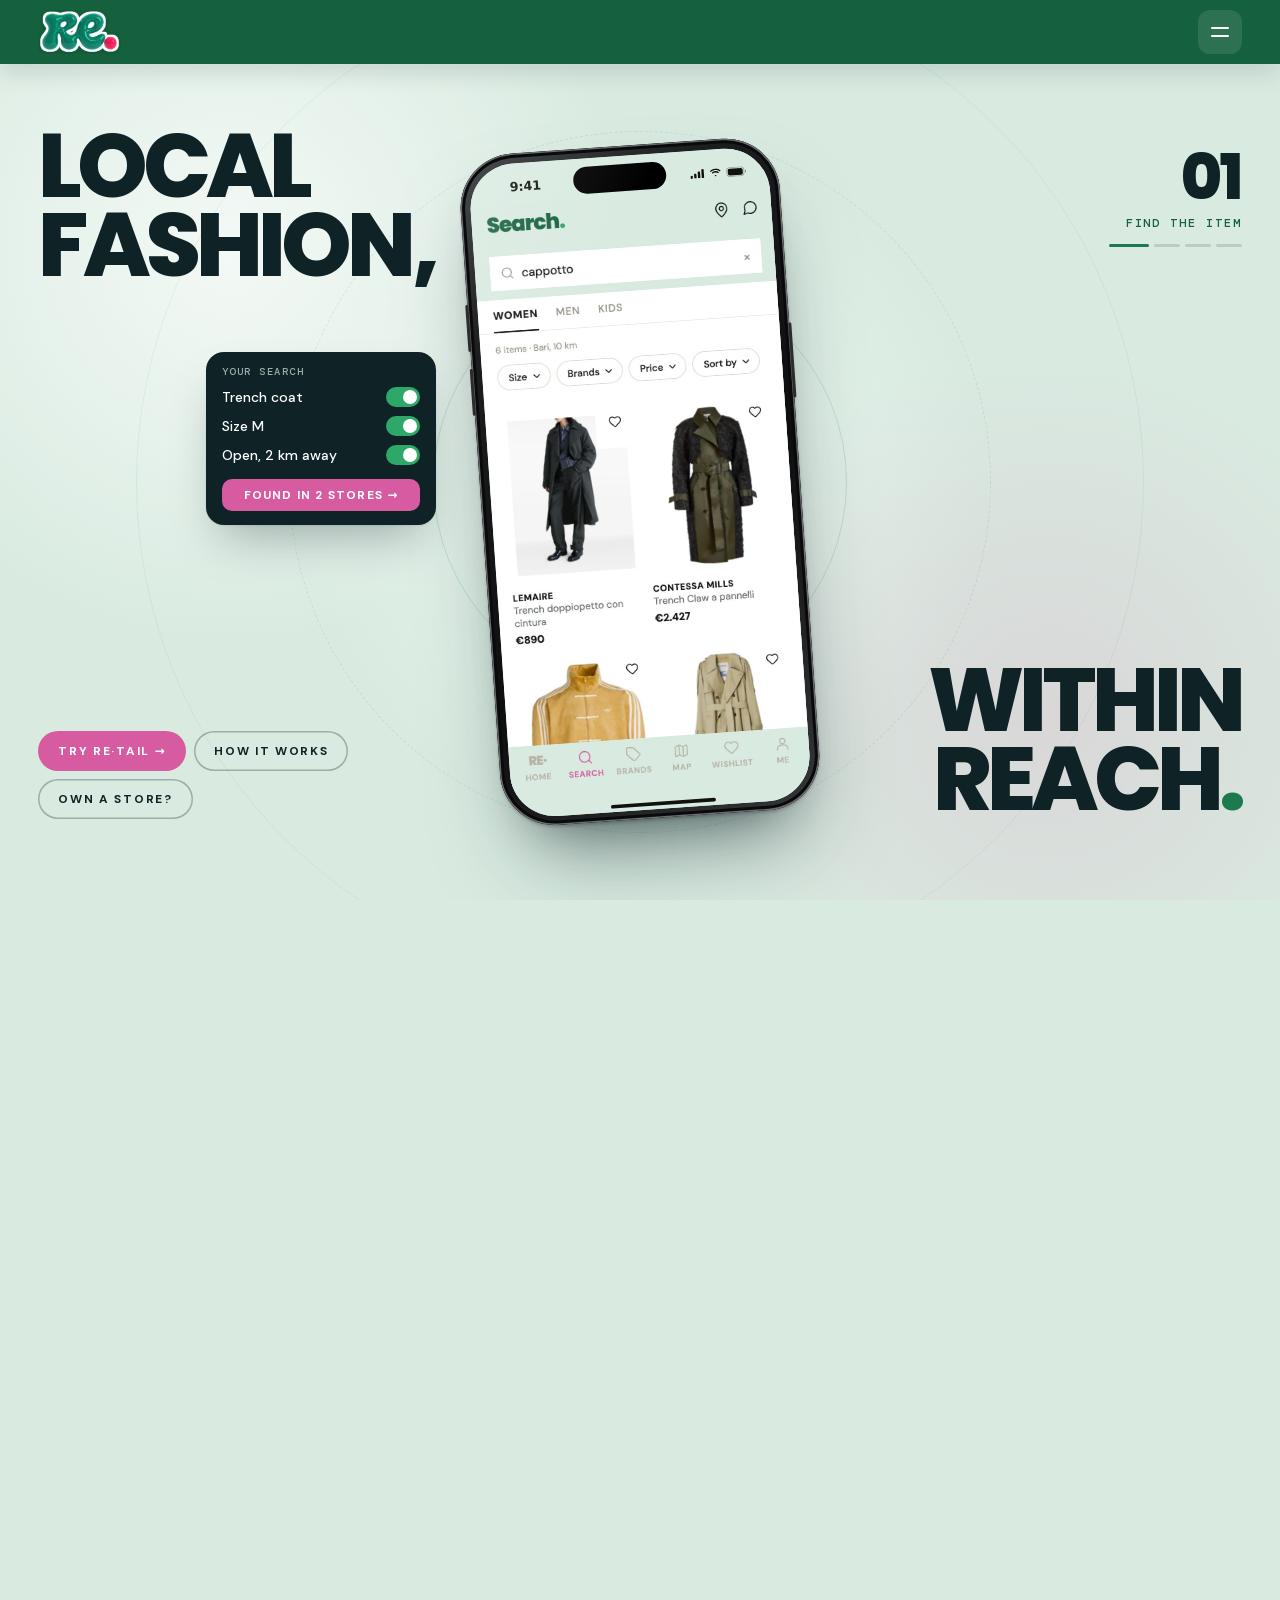
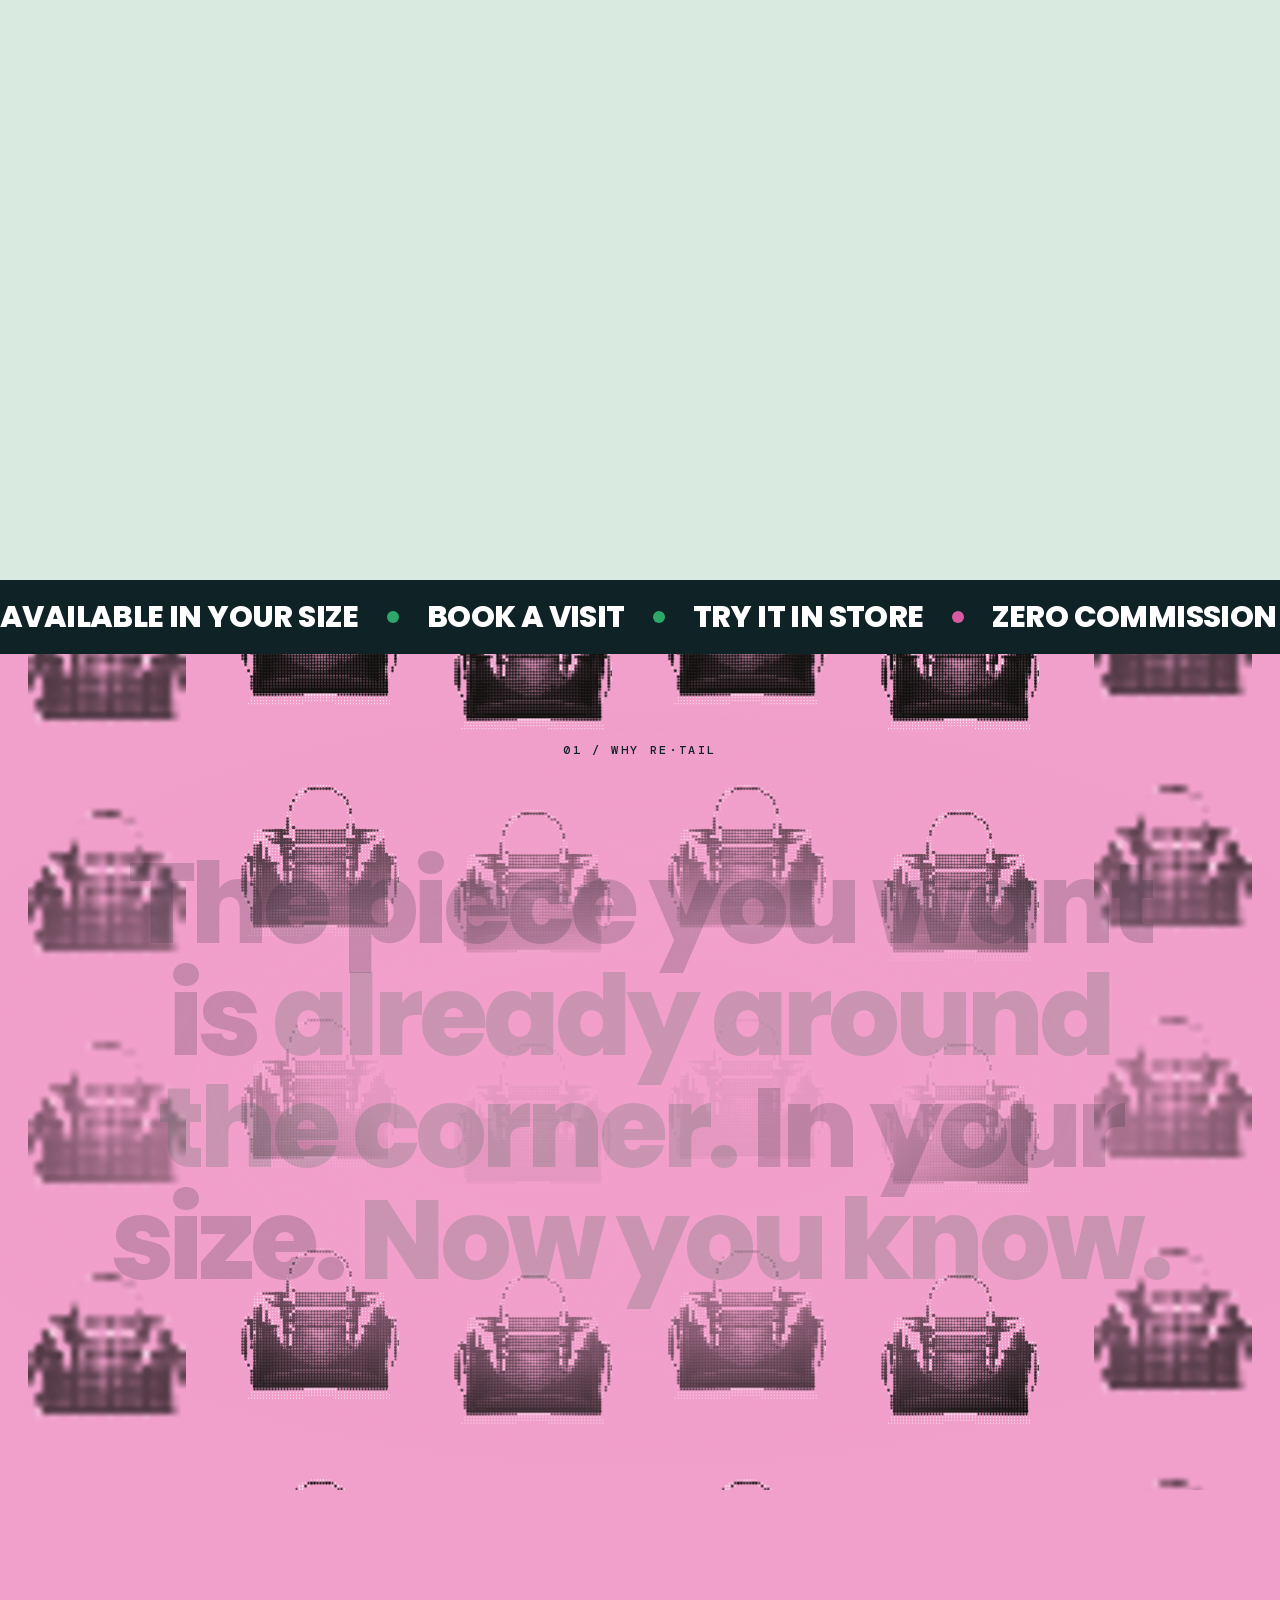
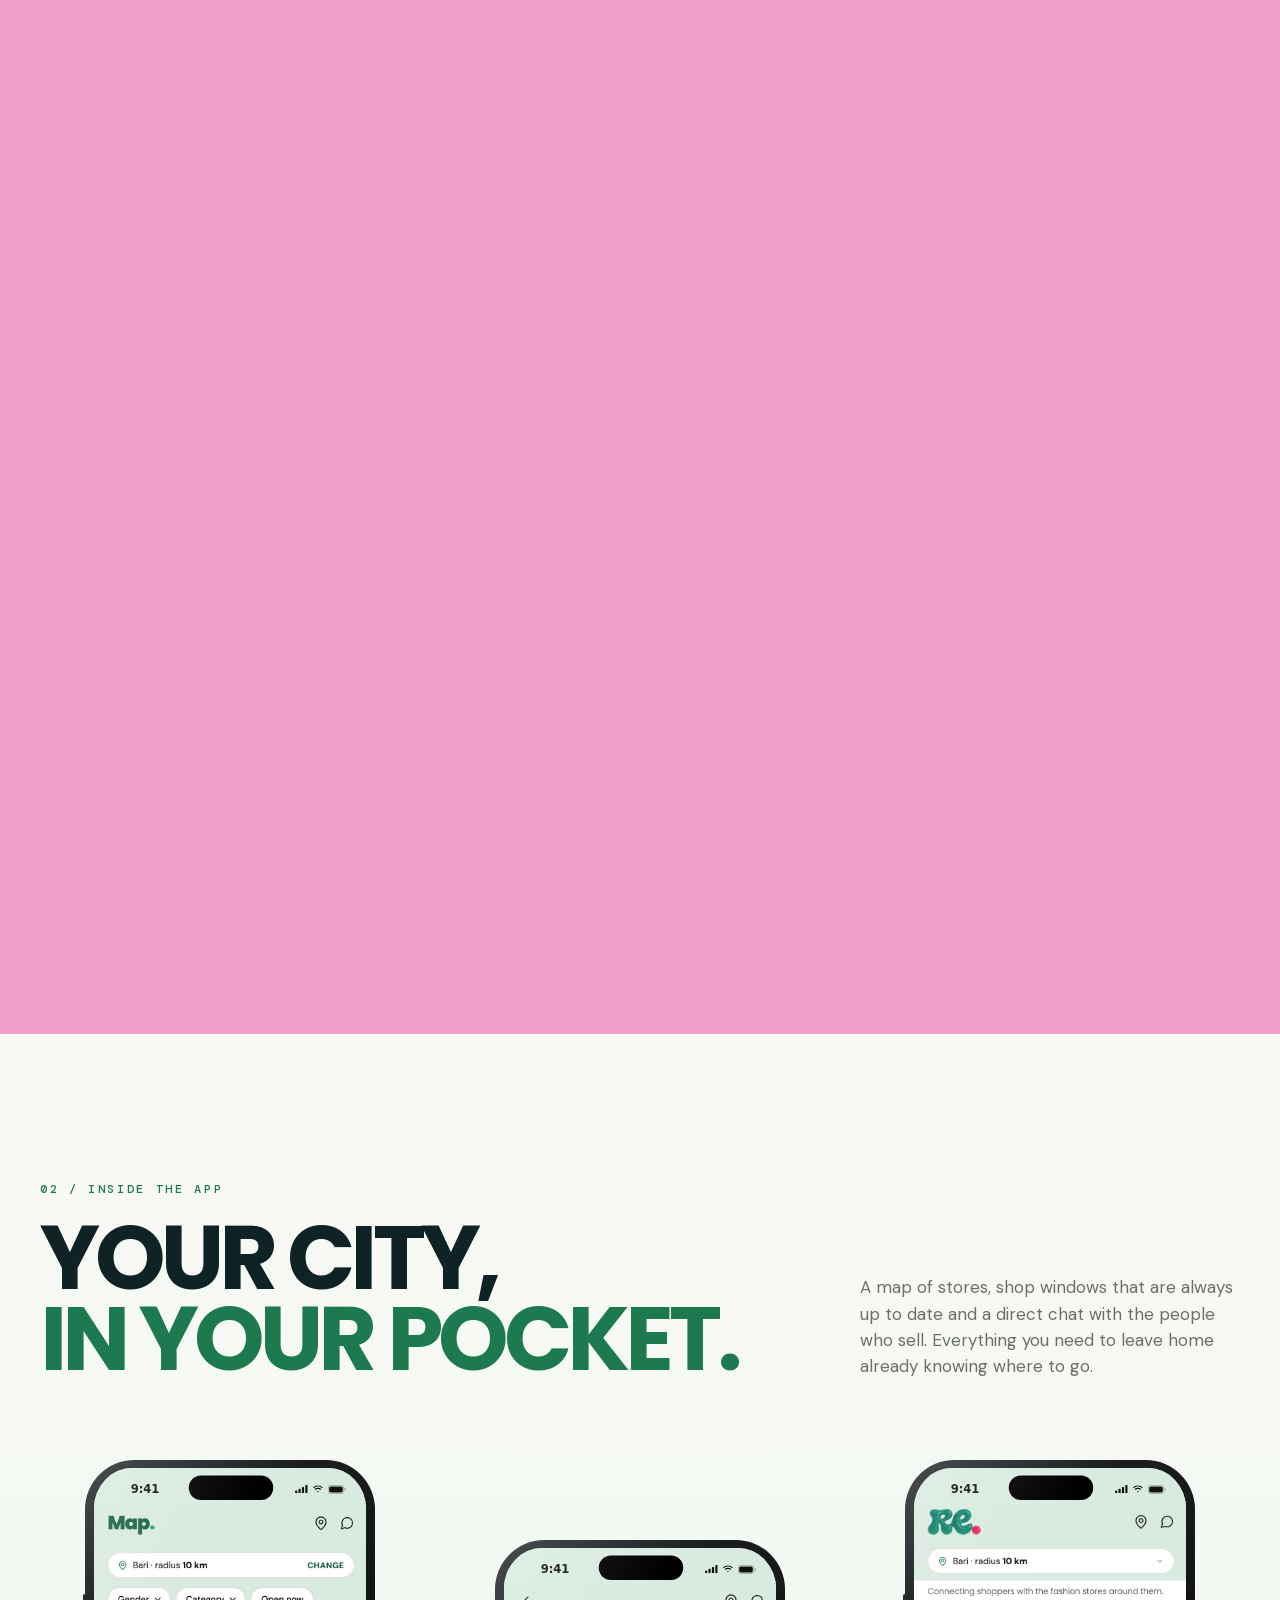
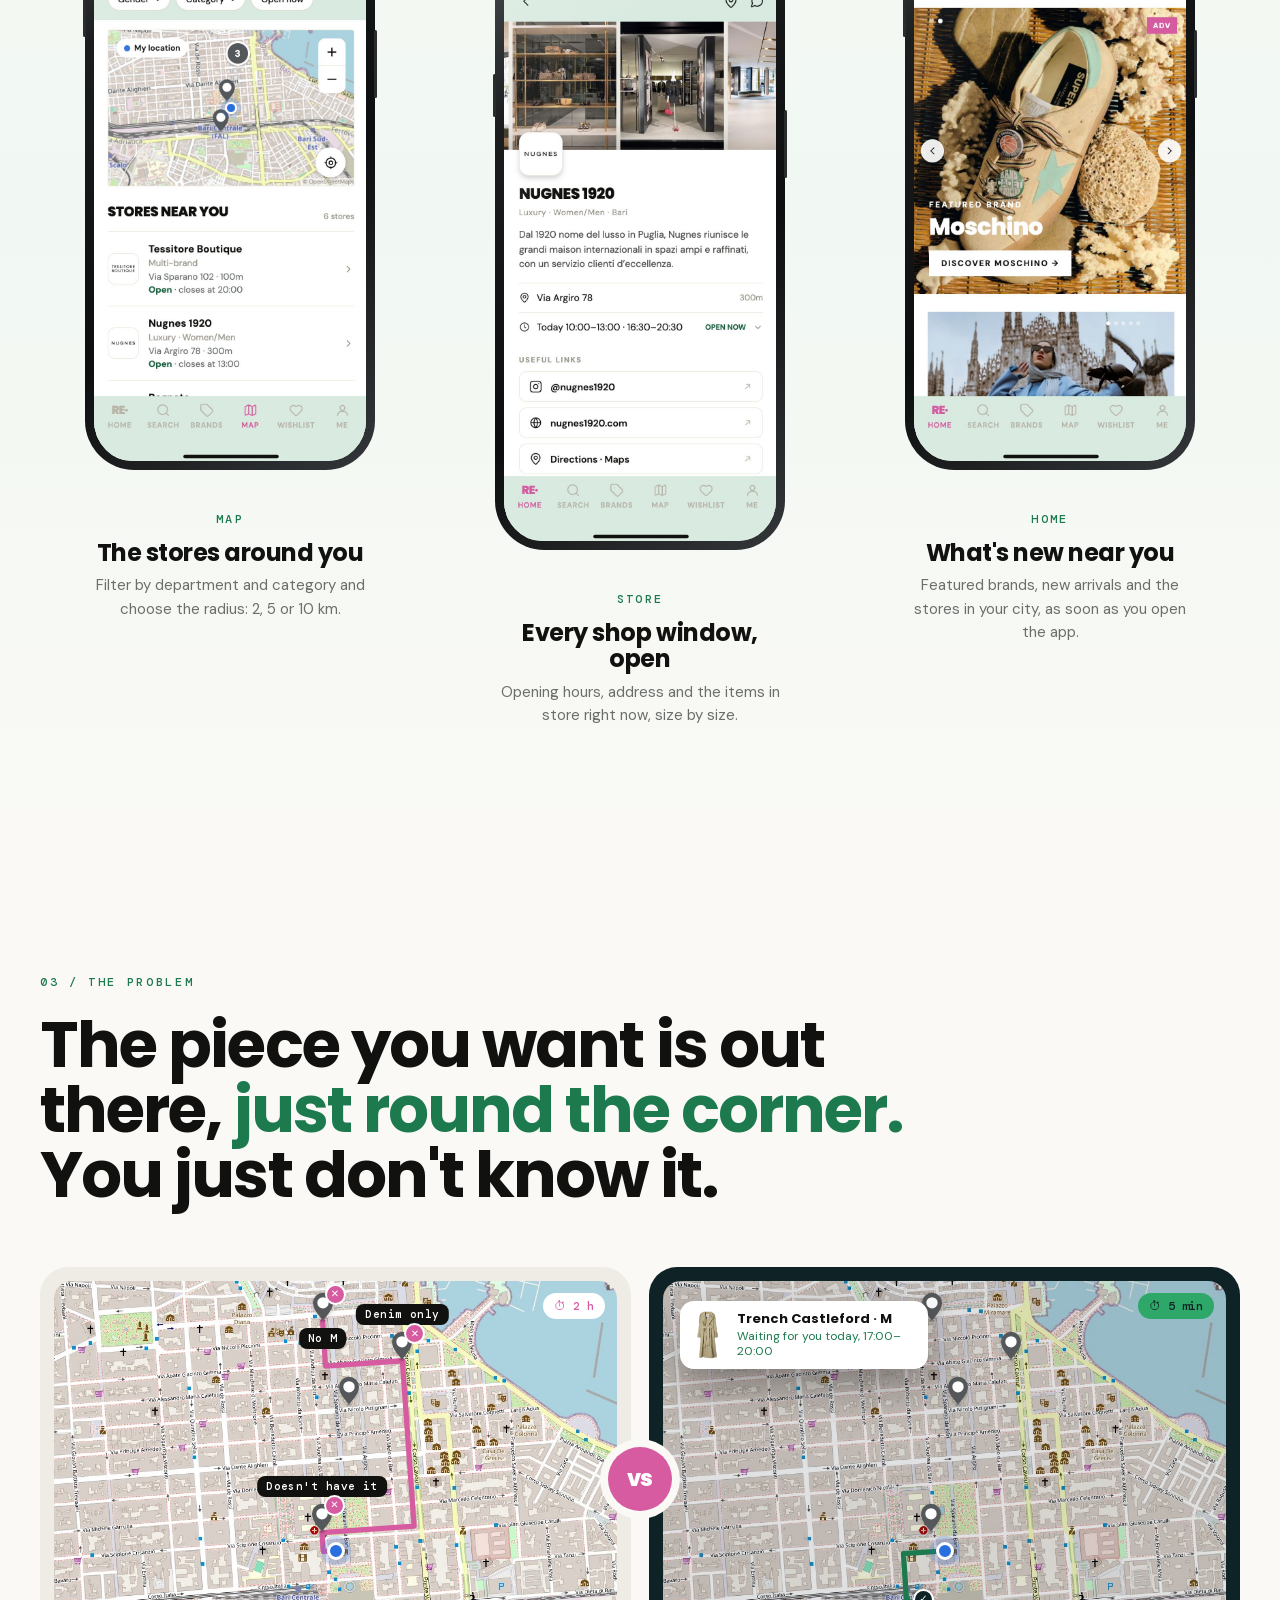
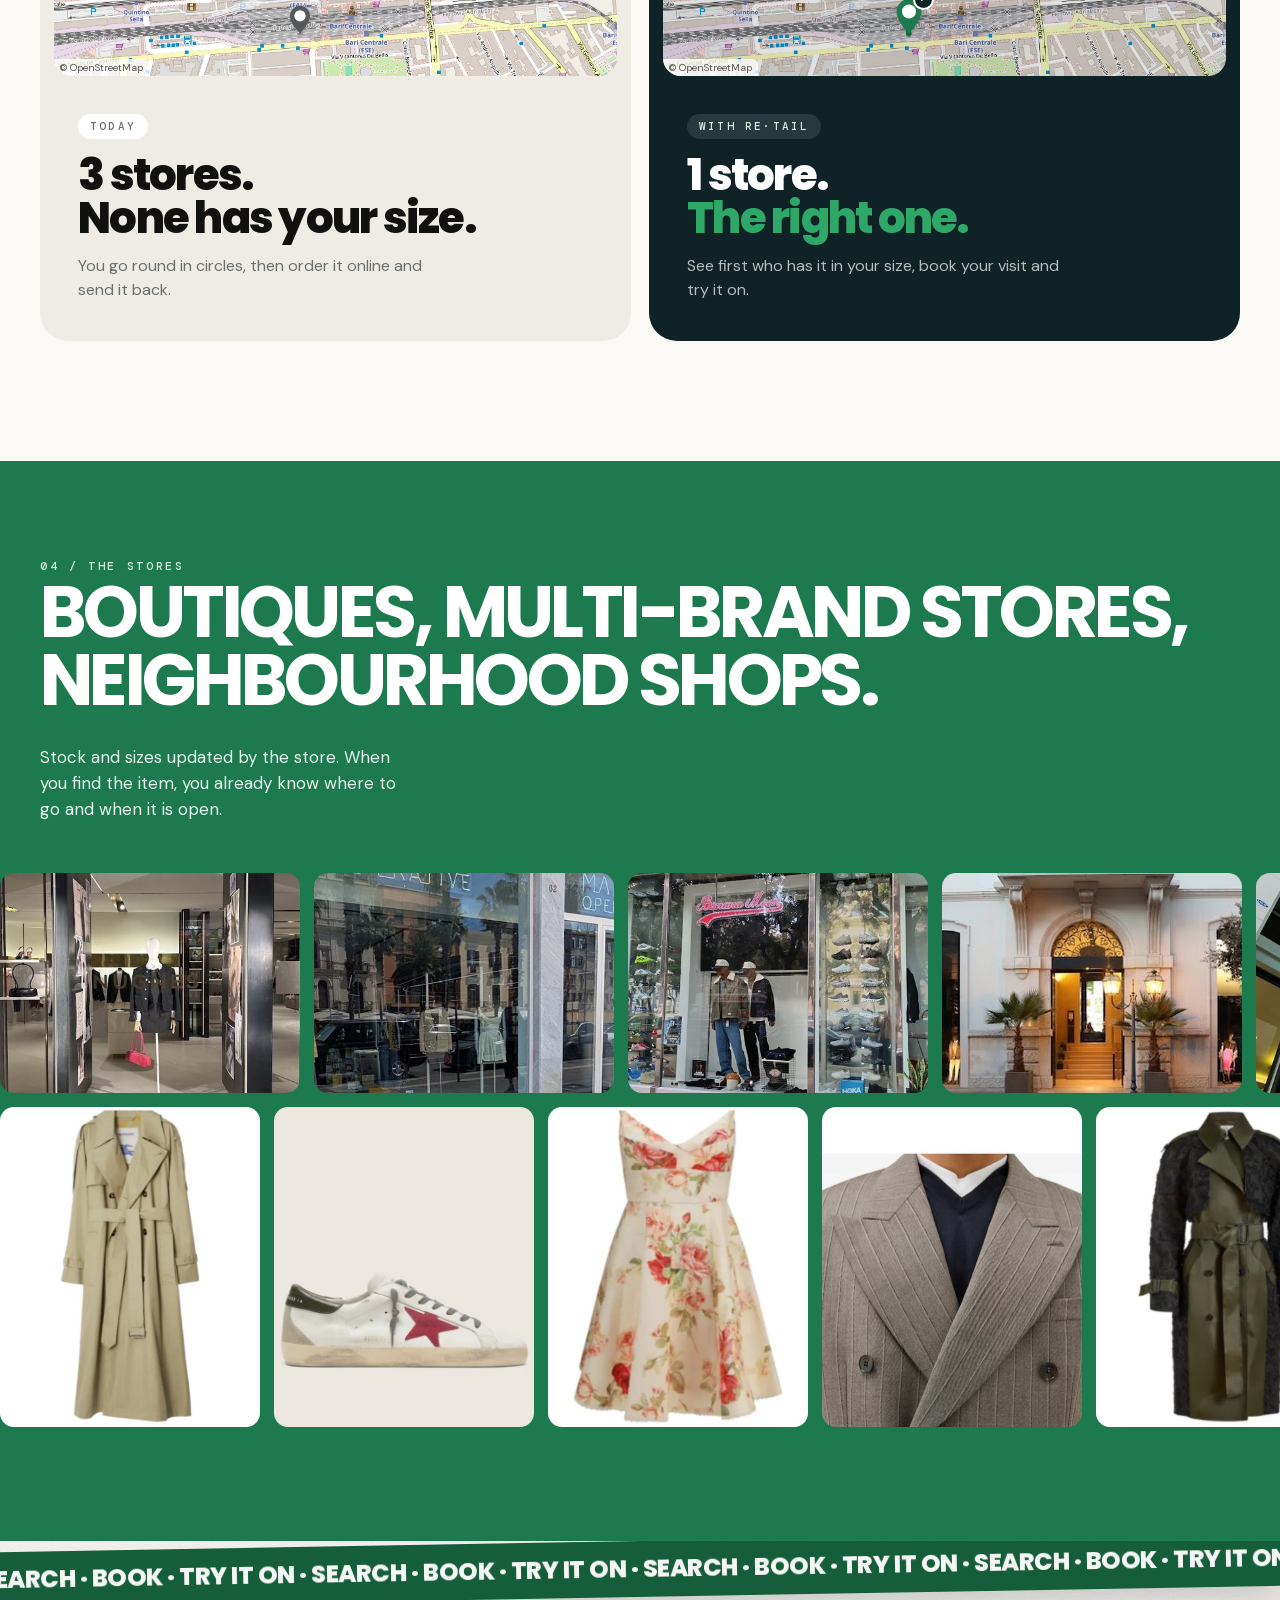
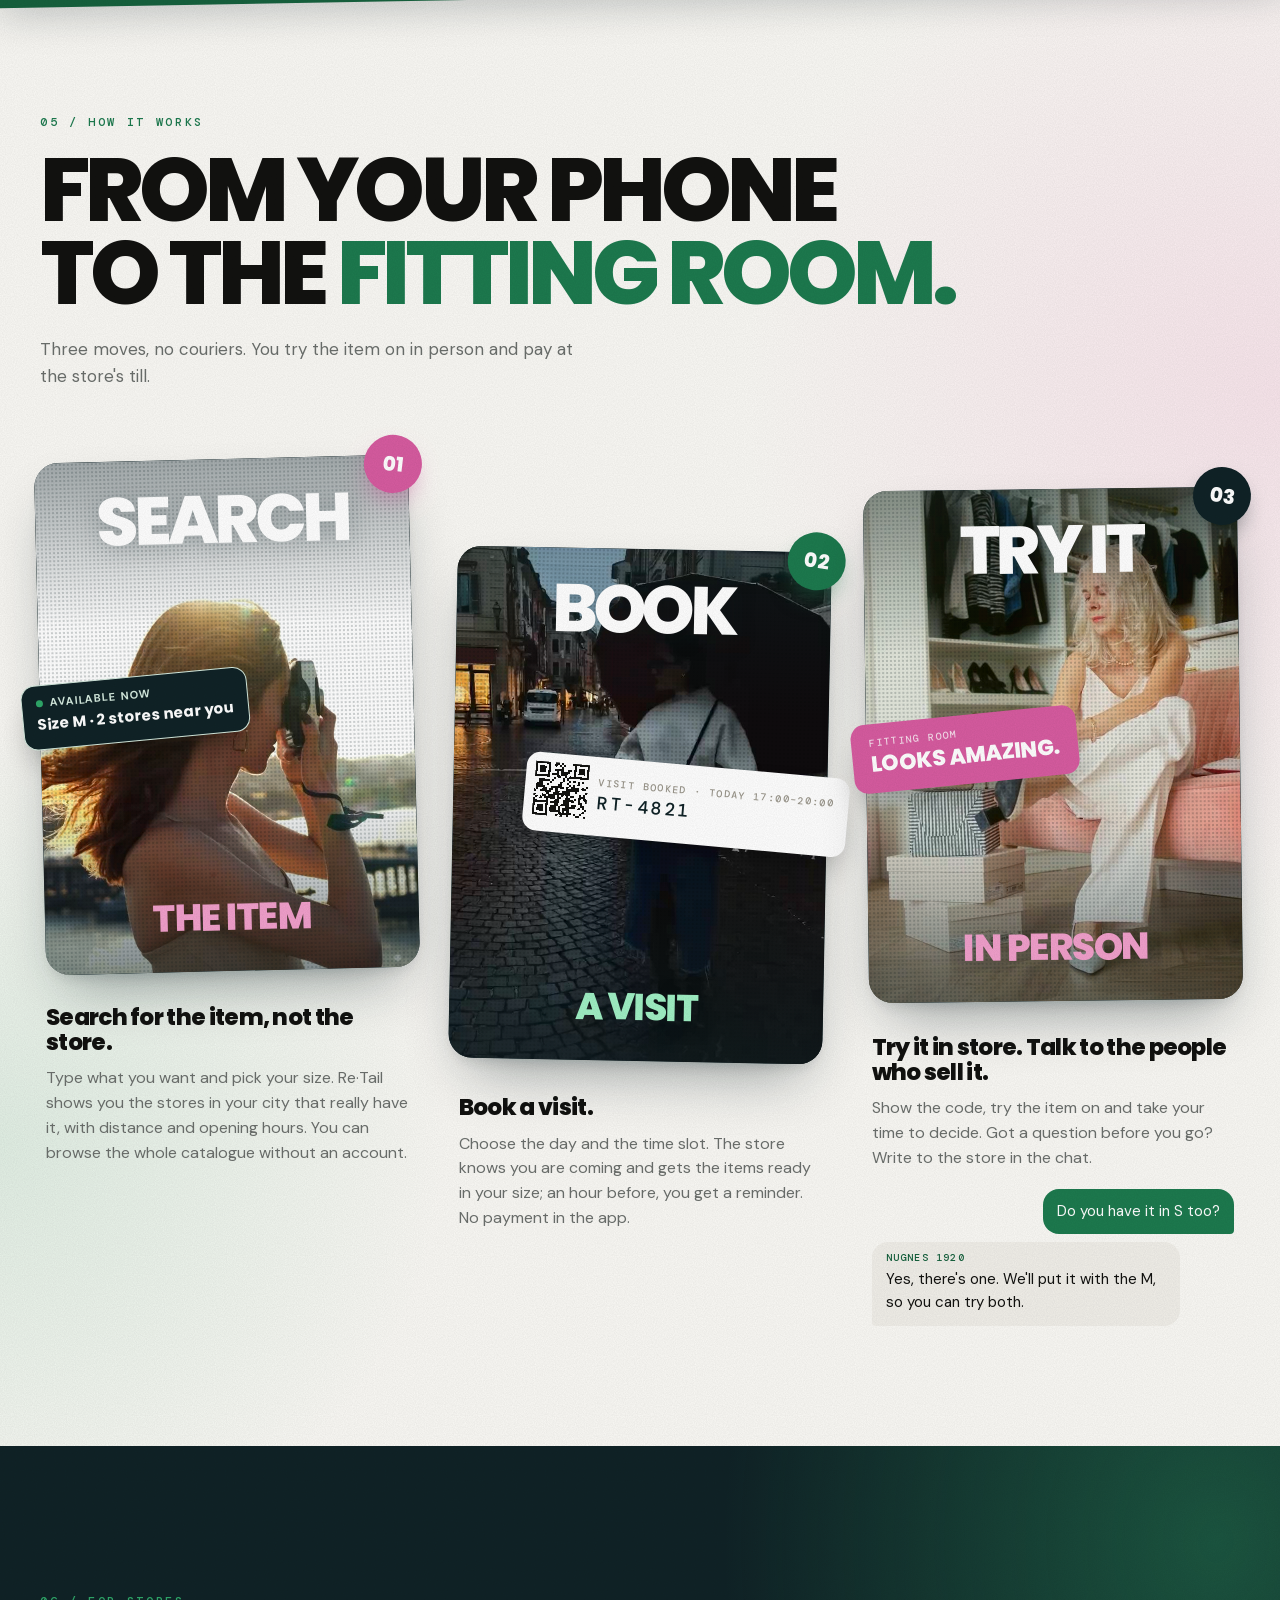
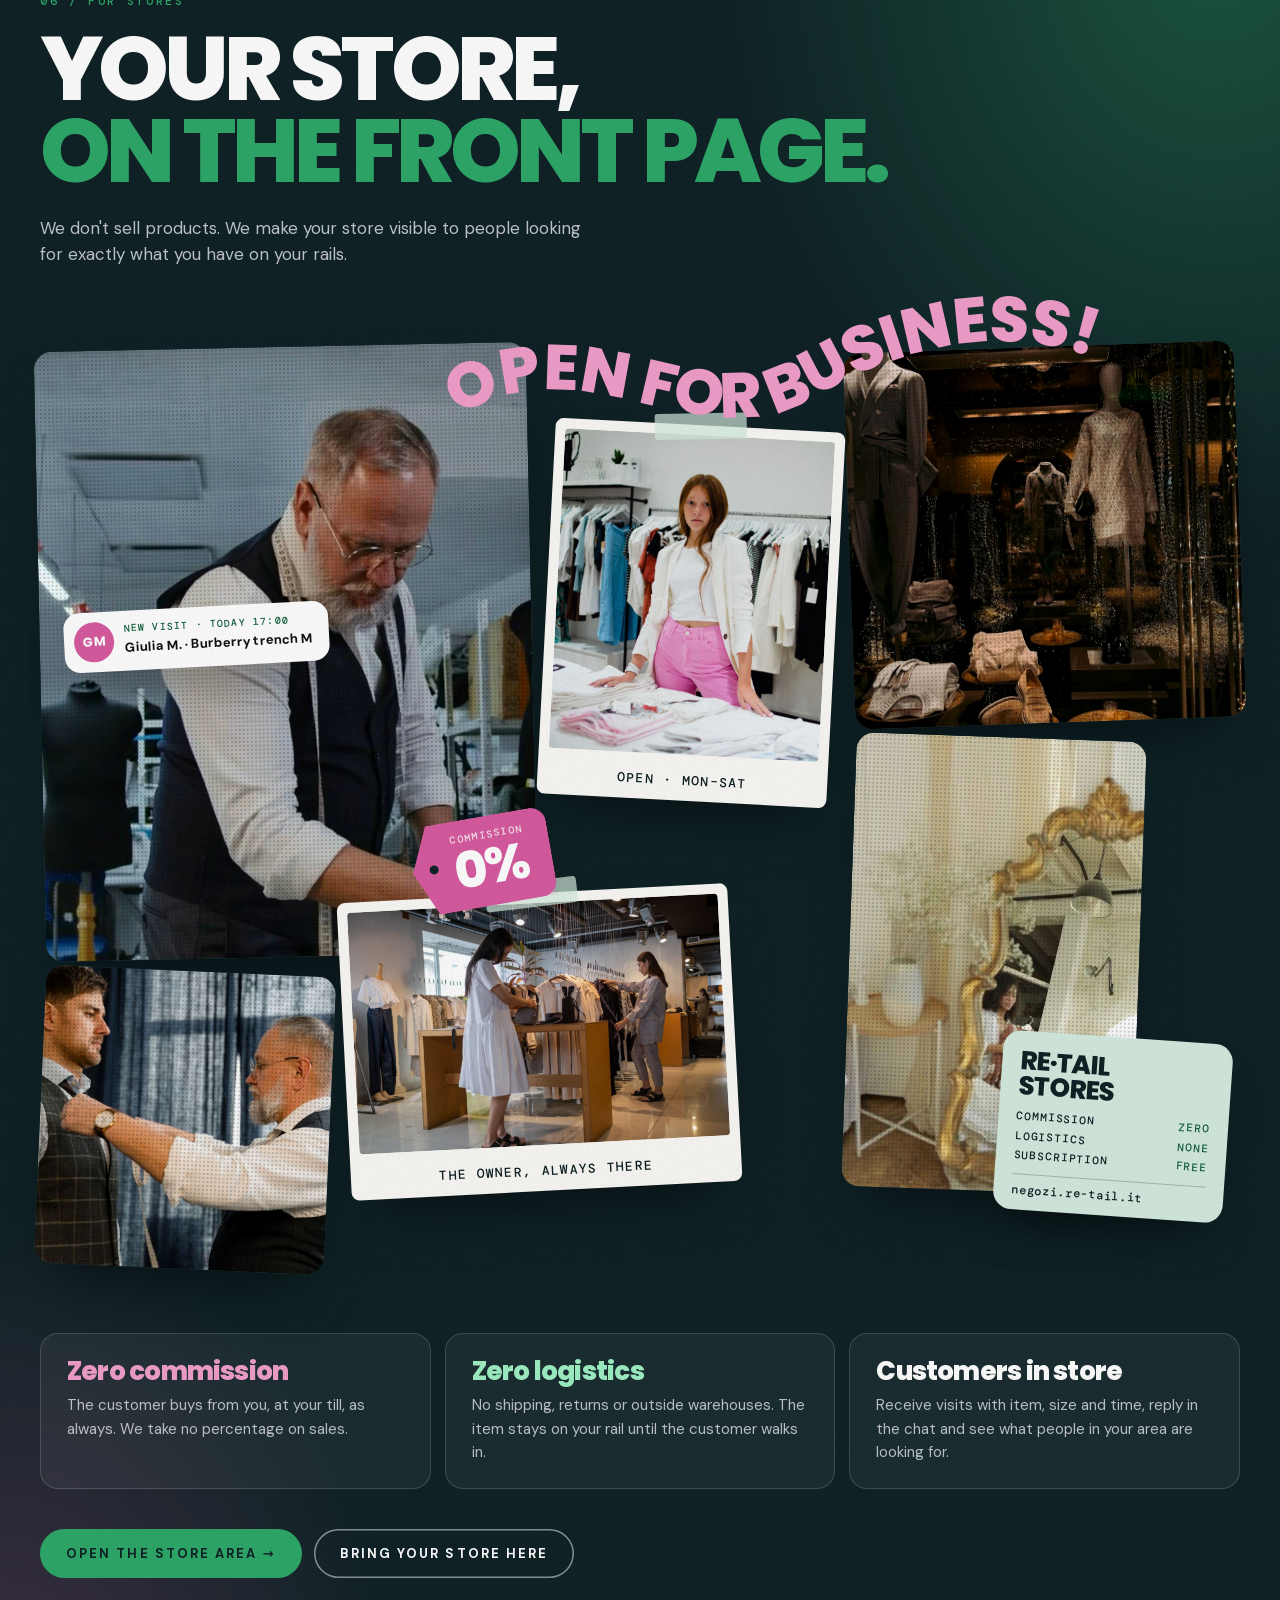
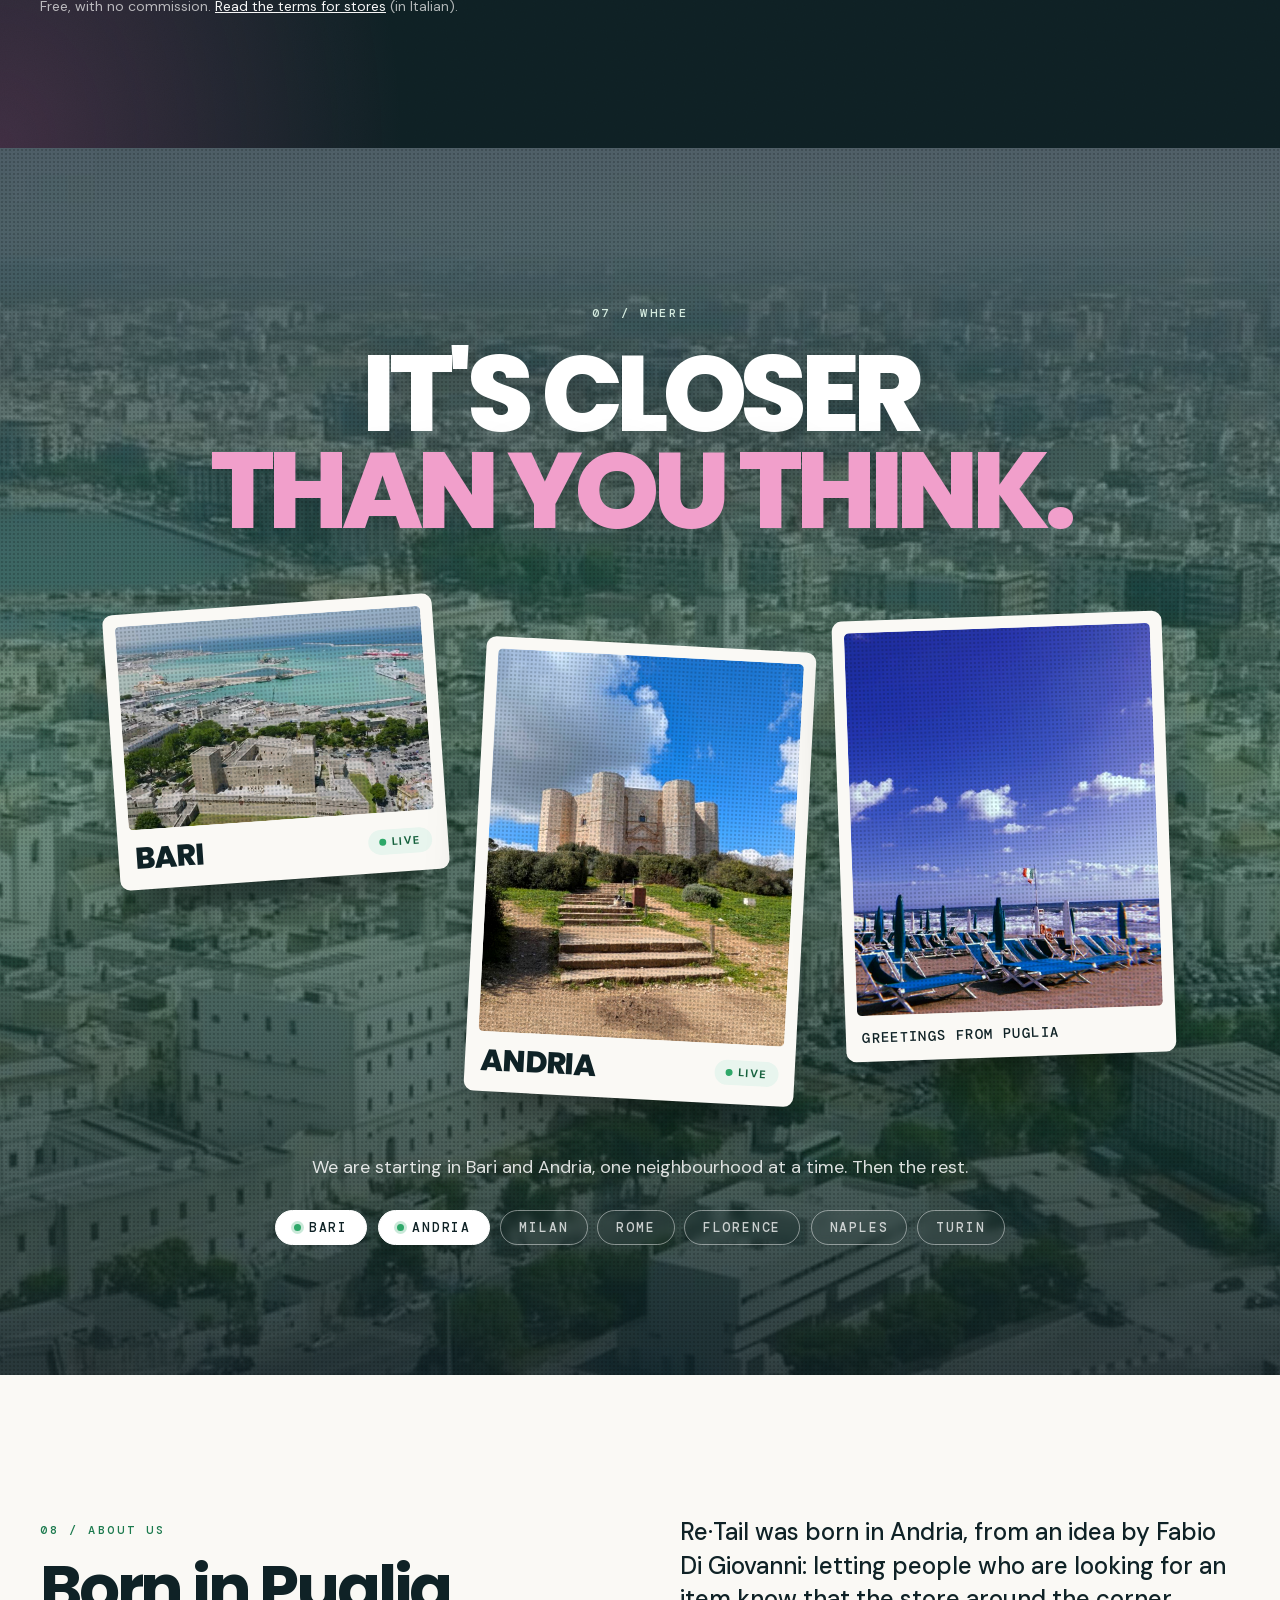
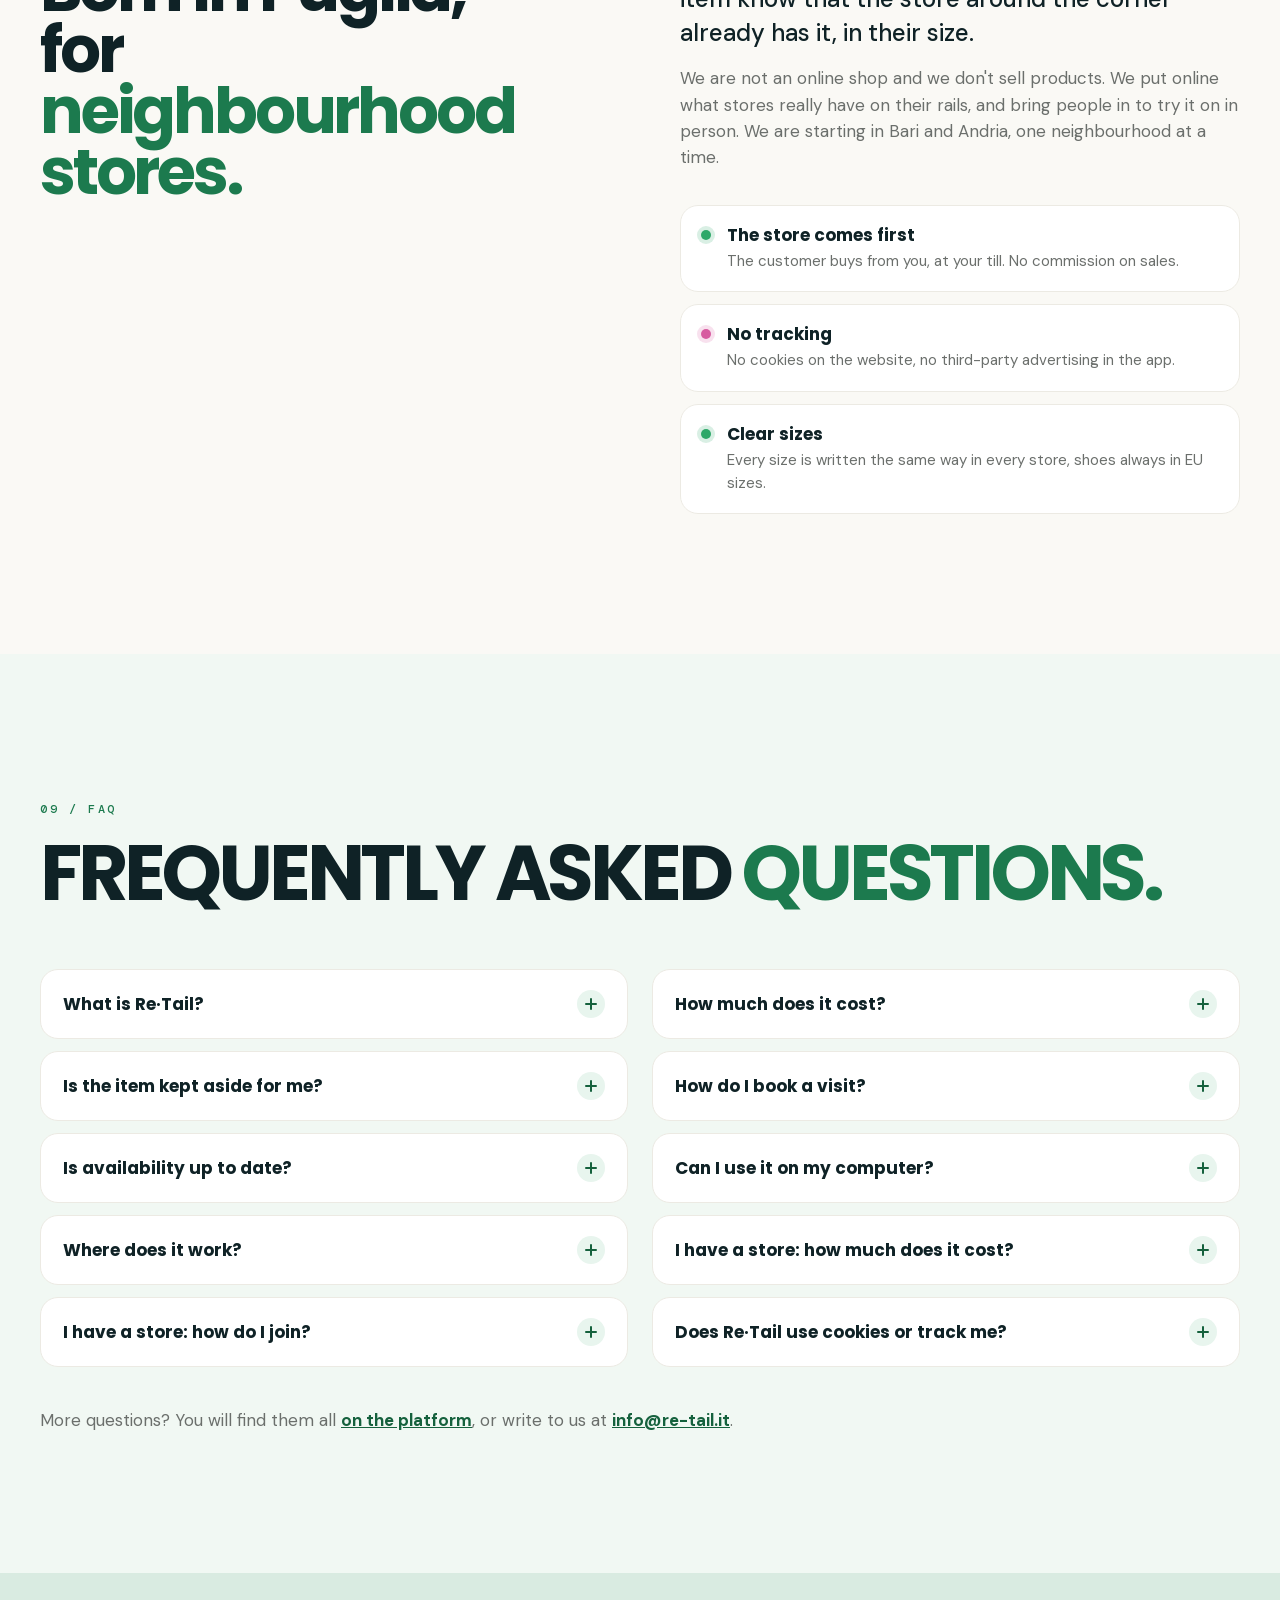
<file: en/index.html>
<!doctype html>
<html lang="en">
<head>
<meta charset="utf-8">
<script>if (location.protocol === 'http:' && location.hostname === 're-tail.it') location.replace('https://re-tail.it' + location.pathname + location.search + location.hash);</script>
<script src="../zoom.js"></script>
<meta name="viewport" content="width=device-width, initial-scale=1">
<title>Re·Tail — Local fashion, within reach</title>
<meta name="description" content="Re·Tail shows you which stores near you have the item you are looking for, in your size, right now. Book a visit, try it on, buy it in the store.">
<link rel="canonical" href="https://re-tail.it/en/">
<link rel="alternate" hreflang="it" href="https://re-tail.it/">
<link rel="alternate" hreflang="en" href="https://re-tail.it/en/">
<link rel="alternate" hreflang="x-default" href="https://re-tail.it/">
<meta property="og:type" content="website">
<meta property="og:site_name" content="Re·Tail">
<meta property="og:locale" content="en_GB">
<meta property="og:url" content="https://re-tail.it/en/">
<meta property="og:title" content="Re·Tail — Local fashion, within reach">
<meta property="og:description" content="Re·Tail shows you which stores near you have the item you are looking for, in your size, right now. Book a visit, try it on, buy it in the store.">
<meta property="og:image" content="https://re-tail.it/media/og-image.jpg">
<meta property="og:image:width" content="1200">
<meta property="og:image:height" content="630">
<meta property="og:image:alt" content="Re·Tail: local fashion, within reach.">
<meta name="twitter:card" content="summary_large_image">
<script type="application/ld+json">{"@context": "https://schema.org", "@graph": [{"@type": "Organization", "@id": "https://re-tail.it/#org", "name": "Re·Tail", "url": "https://re-tail.it/", "logo": "https://re-tail.it/brand/logo-512.png", "email": "info@re-tail.it", "description": "Re·Tail shows you which stores near you have the item you are looking for, in your size, right now."}, {"@type": "WebSite", "@id": "https://re-tail.it/en/#site", "name": "Re·Tail", "url": "https://re-tail.it/en/", "inLanguage": "en", "publisher": {"@id": "https://re-tail.it/#org"}}, {"@type": "FAQPage", "@id": "https://re-tail.it/en/#faq", "mainEntity": [{"@type": "Question", "name": "What is Re·Tail?", "acceptedAnswer": {"@type": "Answer", "text": "Re·Tail shows you which physical stores near you have the item you are looking for, in your size, right now. You book a visit, go and try it on and, if you like it, buy it directly in the store."}}, {"@type": "Question", "name": "How much does it cost?", "acceptedAnswer": {"@type": "Answer", "text": "Nothing: using Re·Tail and booking a visit is free. You only pay in the store, at the store's price, and only if you decide to buy."}}, {"@type": "Question", "name": "Is the item kept aside for me?", "acceptedAnswer": {"@type": "Answer", "text": "You book the visit, not the item: the store knows you will come to try it on, but the item stays on sale until you arrive and could be sold in the meantime. The booking lasts until the end of the time slot you chose, then it expires on its own."}}, {"@type": "Question", "name": "How do I book a visit?", "acceptedAnswer": {"@type": "Answer", "text": "Open the item, choose your size and the store, then the time slot. You get a code (RT-…) with its QR, to show at the till when you arrive. You can move, change or cancel the booking whenever you like."}}, {"@type": "Question", "name": "Is availability up to date?", "acceptedAnswer": {"@type": "Answer", "text": "Availability comes from the stores and is refreshed every time you open Re·Tail or make a booking. An item can still be sold in the meantime: if you want to be sure, write to the store in the chat before you go."}}, {"@type": "Question", "name": "Can I use it on my computer?", "acceptedAnswer": {"@type": "Answer", "text": "Yes: Re·Tail works in the browser, on your computer and your phone, at app.re-tail.it. The iPhone and Android apps are coming soon."}}, {"@type": "Question", "name": "Where does it work?", "acceptedAnswer": {"@type": "Answer", "text": "We are starting in Bari and Andria, one neighbourhood at a time. You can search from any Italian town, with your location or by name, and see the Re·Tail stores within the radius you choose."}}, {"@type": "Question", "name": "I have a store: how much does it cost?", "acceptedAnswer": {"@type": "Answer", "text": "Today Re·Tail is free for stores and takes no commission on sales. The customer buys from you, at your till, as always. It is all written in the terms for stores (in Italian)."}}, {"@type": "Question", "name": "I have a store: how do I join?", "acceptedAnswer": {"@type": "Answer", "text": "Write to us at info@re-tail.it. We activate the owner's first sign-in, then the owner invites the team from the store area."}}, {"@type": "Question", "name": "Does Re·Tail use cookies or track me?", "acceptedAnswer": {"@type": "Answer", "text": "No. The website uses no cookies or analytics, and the app has no advertising or third-party tracking tools. We do not sell your data: the details are in the privacy notice (in Italian)."}}]}]}</script>
<meta name="theme-color" content="#15613D">
<link rel="icon" href="../favicon.png">
<link rel="apple-touch-icon" href="../apple-touch-icon.png">
<link rel="stylesheet" href="../fonts.css">
<link rel="stylesheet" href="../styles.css">
</head>
<body>

<!-- TOP BAR: dark green banner with the site sections, the shop area and the login. -->
<div class="navbar" id="navbar">
  <nav class="tb" aria-label="Site sections">
    <a class="logo" href="#top" aria-label="Re·Tail, home"><img src="../brand/re-logo-sticker-sm.webp" alt="Re·Tail" width="290" height="154"></a>
    <div class="tb-links" id="tbLinks">
      <div class="tb-nav">
        <a href="#top">Home</a>
        <a href="#perche">Why Re·Tail</a>
        <a href="#app">The app</a>
        <a href="#come-funziona">How it works</a>
        <a href="#negozi">For stores</a>
        <a href="#dove">Where we are</a>
        <a href="#domande">FAQ</a>
        <a href="#contatti">Contact</a>
      </div>
      <div class="tb-actions">
        <a class="tb-lang" href="../" hreflang="it" lang="it" aria-label="Versione italiana">IT</a>
        <a class="tb-btn ghost" href="https://negozi.re-tail.it/">Store area</a>
        <a class="tb-btn solid" href="https://app.re-tail.it/">Sign in</a>
      </div>
    </div>
    <button class="tb-menu" type="button" aria-expanded="false" aria-controls="tbLinks" aria-label="Open the menu"><i></i><i></i></button>
  </nav>
</div>

<nav class="pill" aria-label="Navigation">
  <a class="lnk" href="#come-funziona">How it works</a>
  <a class="logo" href="#top" aria-label="Re·Tail, back to the top"><img src="../brand/re-logo-sticker-sm.webp" alt="Re·Tail" width="290" height="154"></a>
  <a class="lnk" href="#negozi">Stores</a>
</nav>

<!-- HERO: giant words, the phone in the middle, app cards floating around it. The phone screen changes as you scroll. -->
<header class="hero" id="top">
  <div class="stick">
    <div class="rings" aria-hidden="true"><i></i><i></i><i></i></div>
    <h1 class="giant top" data-par="-0.12" aria-label="Local fashion, within reach.">Local<br>fashion,</h1>
    <div class="giant bot" data-par="0.12" aria-hidden="true">within<br>reach<span class="em">.</span></div>

    <div class="hero-sub">
      <p><strong>Re·Tail</strong> tells you which store nearby has what you want, in your size, right now.</p>
      <div class="hero-cta"><a class="btn pink" href="https://app.re-tail.it/">Try Re·Tail →</a><a class="btn ghost" href="#come-funziona">How it works</a><a class="btn ghost" href="https://negozi.re-tail.it/">Own a store?</a></div>
    </div>
    <div class="hero-step" aria-live="polite">
      <div class="n" id="stepN">01</div><div class="t" id="stepT">Find the item</div>
      <div class="bars"><i></i><i></i><i></i><i></i></div>
    </div>

    <div class="device hero-phone" id="phone" data-screens="search product sheet pickup" aria-hidden="true"></div>

    <!-- Floating "stickers" around the phone: each one appears at a step of the scroll (data-at). -->
    <div class="float f-filter" data-at="0" data-to="0.72" data-par="-0.04"><div class="card">
      <span class="tag">Your search</span>
      <ul><li>Trench coat<i></i></li><li>Size M<i></i></li><li>Open, 2 km away<i></i></li></ul>
      <span class="go">Found in 2 stores →</span>
    </div></div>
    <div class="float f-prod" data-at="0.1" data-par="-0.03"><div class="card">
      <img src="../media/real/burberry-trench.jpg" alt="">
      <span><em class="badge">★ In your size</em><b>Trench Castleford · M</b><small>Burberry · €1,246</small></span>
    </div></div>
    <div class="float f-store" data-at="0.25" data-par="-0.05"><div class="card">
      <img class="av logo" src="../media/real/nugnes.png" alt=""><span><b>Nugnes 1920</b><small>300 m · 4 min walk</small></span><em><i></i>Open</em>
    </div></div>
    <div class="float f-zero" data-at="0.35" data-par="-0.03"><div class="card">No returns.<br>No couriers.</div></div>
    <div class="float f-timer" data-at="0.5" data-par="-0.03"><div class="card">
      <span class="tag">⏱ Your visit in</span><b class="clock" id="clock">00:42:17</b><small>Nugnes 1920 · today 17:00–20:00</small>
    </div></div>
    <div class="float f-chat" data-at="0.75" data-par="0.04"><div class="card">
      <span class="tag">Nugnes 1920 · now</span>Your M is ready in the fitting room. See you soon! 👋
    </div></div>
  </div>
</header>

<!-- TICKER -->
<div class="ticker" aria-hidden="true">
  <div class="tk">
    <span>Available in your size</span><span>Book a visit</span><span>Try it in store</span><span>Zero commission</span><span>Neighbourhood stores</span><span>Chat with the store</span>
    <span>Available in your size</span><span>Book a visit</span><span>Try it in store</span><span>Zero commission</span><span>Neighbourhood stores</span><span>Chat with the store</span>
  </div>
</div>

<!-- MANIFESTO: one short sentence revealed word by word over a scrolling grid of halftone bags (drawn by script.js) -->
<section class="manifesto" id="perche">
  <div class="stick">
    <canvas class="pattern" id="pattern" aria-hidden="true"></canvas>
    <span class="eyebrow">01 / Why Re·Tail</span>
    <p class="reveal" id="reveal">The piece you want is *already* *around* *the* *corner.* In your size. *Now* *you* *know.*</p>
  </div>
</section>

<!-- INSIDE THE APP: three real screens -->
<section class="inside" id="app">
  <div class="wrap">
    <div class="sec-head">
      <div><span class="eyebrow">02 / Inside the app</span><h2>Your city,<br><span class="g">in your pocket.</span></h2></div>
      <p>A map of stores, shop windows that are always up to date and a direct chat with the people who sell. Everything you need to leave home already knowing where to go.</p>
    </div>
    <div class="trio">
      <figure>
        <div class="device" data-screens="map" aria-hidden="true"></div>
        <figcaption><span class="num">Map</span><b>The stores around you</b><p>Filter by department and category and choose the radius: 2, 5 or 10 km.</p></figcaption>
      </figure>
      <figure class="mid">
        <div class="device" data-screens="store" aria-hidden="true"></div>
        <figcaption><span class="num">Store</span><b>Every shop window, open</b><p>Opening hours, address and the items in store right now, size by size.</p></figcaption>
      </figure>
      <figure>
        <div class="device" data-screens="home" aria-hidden="true"></div>
        <figcaption><span class="num">Home</span><b>What's new near you</b><p>Featured brands, new arrivals and the stores in your city, as soon as you open the app.</p></figcaption>
      </figure>
    </div>
  </div>
</section>

<!-- VERSUS -->
<section class="versus">
  <div class="wrap">
    <span class="eyebrow">03 / The problem</span>
    <h2>The piece you want is out there, <span class="g">just round the corner.</span> You just don't know it.</h2>
    <div class="vs">
      <article class="vs-card old">
        <div class="map"><svg class="map-svg" viewBox="0 0 960 672" aria-hidden="true"><path class="route" d="M480 460 L459 461 L457 429 L614 418 L594 136 L463 145 L458 69" pathLength="1"/></svg><span class="pin " style="left:52.4%;top:31.6%;--d:0s"><svg viewBox="0 0 36 46" aria-hidden="true"><ellipse cx="18" cy="44.5" rx="4.5" ry="1.5" fill="rgba(17,17,15,.2)"/><path d="M18 44.5C17 41.5 3 30 3 17.5a15 15 0 1 1 30 0C33 30 19 41.5 18 44.5Z"/><circle cx="18" cy="17.5" r="8.5" fill="#fff"/></svg></span><span class="pin " style="left:43.7%;top:89.6%;--d:0s"><svg viewBox="0 0 36 46" aria-hidden="true"><ellipse cx="18" cy="44.5" rx="4.5" ry="1.5" fill="rgba(17,17,15,.2)"/><path d="M18 44.5C17 41.5 3 30 3 17.5a15 15 0 1 1 30 0C33 30 19 41.5 18 44.5Z"/><circle cx="18" cy="17.5" r="8.5" fill="#fff"/></svg></span><span class="pin no" style="left:47.6%;top:63.8%;--d:0.18s"><svg viewBox="0 0 36 46" aria-hidden="true"><ellipse cx="18" cy="44.5" rx="4.5" ry="1.5" fill="rgba(17,17,15,.2)"/><path d="M18 44.5C17 41.5 3 30 3 17.5a15 15 0 1 1 30 0C33 30 19 41.5 18 44.5Z"/><circle cx="18" cy="17.5" r="8.5" fill="#fff"/></svg><em>Doesn't have it</em></span><span class="pin no" style="left:61.9%;top:20.2%;--d:1.69s"><svg viewBox="0 0 36 46" aria-hidden="true"><ellipse cx="18" cy="44.5" rx="4.5" ry="1.5" fill="rgba(17,17,15,.2)"/><path d="M18 44.5C17 41.5 3 30 3 17.5a15 15 0 1 1 30 0C33 30 19 41.5 18 44.5Z"/><circle cx="18" cy="17.5" r="8.5" fill="#fff"/></svg><em>Denim only</em></span><span class="pin no lb" style="left:47.7%;top:10.2%;--d:2.4s"><svg viewBox="0 0 36 46" aria-hidden="true"><ellipse cx="18" cy="44.5" rx="4.5" ry="1.5" fill="rgba(17,17,15,.2)"/><path d="M18 44.5C17 41.5 3 30 3 17.5a15 15 0 1 1 30 0C33 30 19 41.5 18 44.5Z"/><circle cx="18" cy="17.5" r="8.5" fill="#fff"/></svg><em>No M</em></span><span class="mypos" style="left:50.0%;top:68.4%"><i></i></span><span class="osm">© OpenStreetMap</span><span class="time">⏱ 2 h</span></div>
        <div class="vs-copy"><span class="vs-tag">Today</span><h3>3 stores.<br>None has your size.</h3><p>You go round in circles, then order it online and send it back.</p></div>
      </article>
      <span class="vs-badge" aria-hidden="true">vs</span>
      <article class="vs-card new">
        <div class="map"><svg class="map-svg" viewBox="0 0 960 672" aria-hidden="true"><path class="route" d="M480 460 L410 465 L419 602" pathLength="1"/></svg><span class="pin " style="left:47.6%;top:63.8%;--d:0s"><svg viewBox="0 0 36 46" aria-hidden="true"><ellipse cx="18" cy="44.5" rx="4.5" ry="1.5" fill="rgba(17,17,15,.2)"/><path d="M18 44.5C17 41.5 3 30 3 17.5a15 15 0 1 1 30 0C33 30 19 41.5 18 44.5Z"/><circle cx="18" cy="17.5" r="8.5" fill="#fff"/></svg></span><span class="pin " style="left:52.4%;top:31.6%;--d:0s"><svg viewBox="0 0 36 46" aria-hidden="true"><ellipse cx="18" cy="44.5" rx="4.5" ry="1.5" fill="rgba(17,17,15,.2)"/><path d="M18 44.5C17 41.5 3 30 3 17.5a15 15 0 1 1 30 0C33 30 19 41.5 18 44.5Z"/><circle cx="18" cy="17.5" r="8.5" fill="#fff"/></svg></span><span class="pin " style="left:47.7%;top:10.2%;--d:0s"><svg viewBox="0 0 36 46" aria-hidden="true"><ellipse cx="18" cy="44.5" rx="4.5" ry="1.5" fill="rgba(17,17,15,.2)"/><path d="M18 44.5C17 41.5 3 30 3 17.5a15 15 0 1 1 30 0C33 30 19 41.5 18 44.5Z"/><circle cx="18" cy="17.5" r="8.5" fill="#fff"/></svg></span><span class="pin " style="left:61.9%;top:20.2%;--d:0s"><svg viewBox="0 0 36 46" aria-hidden="true"><ellipse cx="18" cy="44.5" rx="4.5" ry="1.5" fill="rgba(17,17,15,.2)"/><path d="M18 44.5C17 41.5 3 30 3 17.5a15 15 0 1 1 30 0C33 30 19 41.5 18 44.5Z"/><circle cx="18" cy="17.5" r="8.5" fill="#fff"/></svg></span><span class="pin yes" style="left:43.7%;top:89.6%;--d:2.1s"><svg viewBox="0 0 36 46" aria-hidden="true"><ellipse cx="18" cy="44.5" rx="4.5" ry="1.5" fill="rgba(17,17,15,.2)"/><path d="M18 44.5C17 41.5 3 30 3 17.5a15 15 0 1 1 30 0C33 30 19 41.5 18 44.5Z"/><circle cx="18" cy="17.5" r="8.5" fill="#fff"/></svg></span><span class="mypos" style="left:50.0%;top:68.4%"><i></i></span><span class="osm">© OpenStreetMap</span><div class="map-card"><img src="../media/real/burberry-trench.jpg" alt=""><span><b>Trench Castleford · M</b><small>Waiting for you today, 17:00–20:00</small></span></div><span class="time">⏱ 5 min</span></div>
        <div class="vs-copy"><span class="vs-tag">With Re·Tail</span><h3>1 store.<br><span class="g">The right one.</span></h3><p>See first who has it in your size, book your visit and try it on.</p></div>
      </article>
    </div>
  </div>
</section>

<!-- SHOPS MARQUEE -->
<section class="shops" aria-label="The stores">
  <div class="wrap shops-head">
    <div><span class="eyebrow">04 / The stores</span><h2>Boutiques, multi-brand stores,<br>neighbourhood shops.</h2></div>
    <p>Stock and sizes updated by the store. When you find the item, you already know where to go and when it is open.</p>
  </div>
  <div class="row" aria-hidden="true">
    <img src="../media/real/negozio-nugnes-1.jpg" alt="" loading="lazy"><img src="../media/real/negozio-maisonop-1.jpg" alt="" loading="lazy"><img src="../media/real/negozio-bananabenz-1.jpg" alt="" loading="lazy"><img src="../media/real/negozio-avantgarde-1.jpg" alt="" loading="lazy"><img src="../media/real/negozio-barney-1.jpg" alt="" loading="lazy"><img src="../media/real/negozio-nugnes-2.jpg" alt="" loading="lazy"><img src="../media/real/negozio-maisonop-2.jpg" alt="" loading="lazy"><img src="../media/real/negozio-bananabenz-2.jpg" alt="" loading="lazy"><img src="../media/real/negozio-avantgarde-2.jpg" alt="" loading="lazy"><img src="../media/real/negozio-barney-2.jpg" alt="" loading="lazy">
    <img src="../media/real/negozio-nugnes-1.jpg" alt="" loading="lazy"><img src="../media/real/negozio-maisonop-1.jpg" alt="" loading="lazy"><img src="../media/real/negozio-bananabenz-1.jpg" alt="" loading="lazy"><img src="../media/real/negozio-avantgarde-1.jpg" alt="" loading="lazy"><img src="../media/real/negozio-barney-1.jpg" alt="" loading="lazy"><img src="../media/real/negozio-nugnes-2.jpg" alt="" loading="lazy"><img src="../media/real/negozio-maisonop-2.jpg" alt="" loading="lazy"><img src="../media/real/negozio-bananabenz-2.jpg" alt="" loading="lazy"><img src="../media/real/negozio-avantgarde-2.jpg" alt="" loading="lazy"><img src="../media/real/negozio-barney-2.jpg" alt="" loading="lazy">
  </div>
  <div class="row rev" aria-hidden="true">
    <img src="../media/real/burberry-trench.jpg" alt="" loading="lazy"><img src="../media/real/gg-superstar.jpg" alt="" loading="lazy"><img src="../media/real/zimmermann-abito.jpg" alt="" loading="lazy"><img src="../media/real/vivienne-blazer.jpg" alt="" loading="lazy"><img src="../media/real/contessa-trench.jpg" alt="" loading="lazy"><img src="../media/real/jacquemus-camicia.jpg" alt="" loading="lazy"><img src="../media/real/joseph-abito.jpg" alt="" loading="lazy"><img src="../media/real/acne-jeans.jpg" alt="" loading="lazy"><img src="../media/real/lemaire-trench.jpg" alt="" loading="lazy"><img src="../media/real/moschino-sandali.jpg" alt="" loading="lazy"><img src="../media/real/johannaortiz-abito.jpg" alt="" loading="lazy"><img src="../media/real/ladoublej-pantaloni.jpg" alt="" loading="lazy">
    <img src="../media/real/burberry-trench.jpg" alt="" loading="lazy"><img src="../media/real/gg-superstar.jpg" alt="" loading="lazy"><img src="../media/real/zimmermann-abito.jpg" alt="" loading="lazy"><img src="../media/real/vivienne-blazer.jpg" alt="" loading="lazy"><img src="../media/real/contessa-trench.jpg" alt="" loading="lazy"><img src="../media/real/jacquemus-camicia.jpg" alt="" loading="lazy"><img src="../media/real/joseph-abito.jpg" alt="" loading="lazy"><img src="../media/real/acne-jeans.jpg" alt="" loading="lazy"><img src="../media/real/lemaire-trench.jpg" alt="" loading="lazy"><img src="../media/real/moschino-sandali.jpg" alt="" loading="lazy"><img src="../media/real/johannaortiz-abito.jpg" alt="" loading="lazy"><img src="../media/real/ladoublej-pantaloni.jpg" alt="" loading="lazy">
  </div>
</section>

<!-- HOW IT WORKS -->
<section class="how pop" id="come-funziona">
  <div class="pp-marq" aria-hidden="true"><div><span>Search · Book · Try it on · Search · Book · Try it on ·&nbsp;</span><span>Search · Book · Try it on · Search · Book · Try it on ·&nbsp;</span></div></div>
  <div class="wrap">
    <div class="pp-head">
      <span class="eyebrow">05 / How it works</span>
      <h2 class="pp-title">From your phone<br>to the <em>fitting room.</em></h2>
      <p class="pp-lede">Three moves, no couriers. You try the item on in person and pay at the store's till.</p>
    </div>
    <div class="posters">
      <figure class="pstep s1">
        <div class="pst">
          <div class="ht"><video src="../media/pop/cerca.mp4" poster="../media/pop/cerca.jpg" autoplay muted loop playsinline preload="metadata"></video></div>
          <span class="pw t">Search</span><span class="pw b">the item</span>
          <span class="pnum">01</span>
          <div class="stk tag"><span class="k"><i></i>Available now</span><b>Size M · 2 stores near you</b></div>
        </div>
        <figcaption><h3>Search for the item, not the store.</h3><p>Type what you want and pick your size. Re·Tail shows you the stores in your city that really have it, with distance and opening hours. You can browse the whole catalogue without an account.</p></figcaption>
      </figure>
      <figure class="pstep s2">
        <div class="pst">
          <div class="ht"><video src="../media/pop/prenota.mp4" poster="../media/pop/prenota.jpg" autoplay muted loop playsinline preload="metadata"></video></div>
          <span class="pw t">Book</span><span class="pw b">a visit</span>
          <span class="pnum">02</span>
          <div class="stk ticket"><span data-qr="RT-4821" data-size="54"></span><span><span class="k">Visit booked · today 17:00–20:00</span><b>RT-4821</b></span></div>
        </div>
        <figcaption><h3>Book a visit.</h3><p>Choose the day and the time slot. The store knows you are coming and gets the items ready in your size; an hour before, you get a reminder. No payment in the app.</p></figcaption>
      </figure>
      <figure class="pstep s3">
        <div class="pst">
          <div class="ht"><video src="../media/pop/provalo.mp4" poster="../media/pop/provalo.jpg" autoplay muted loop playsinline preload="metadata"></video></div>
          <span class="pw t">Try it</span><span class="pw b">in person</span>
          <span class="pnum">03</span>
          <div class="stk fit"><span class="k">Fitting room</span><b>Looks amazing.</b></div>
        </div>
        <figcaption>
          <h3>Try it in store. Talk to the people who sell it.</h3>
          <p>Show the code, try the item on and take your time to decide. Got a question before you go? Write to the store in the chat.</p>
          <div class="bubbles">
            <div class="bub me">Do you have it in S too?</div>
            <div class="bub them"><small>Nugnes 1920</small>Yes, there's one. We'll put it with the M, so you can try both.</div>
          </div>
        </figcaption>
      </figure>
    </div>
  </div>
</section>

<!-- FOR STORES -->
<section class="forstores pop" id="negozi">
  <div class="wrap">
    <div class="pp-head">
      <span class="eyebrow">06 / For stores</span>
      <h2 class="pp-title">Your store,<br><em>on the front page.</em></h2>
      <p class="pp-lede">We don't sell products. We make your store visible to people looking for exactly what you have on your rails.</p>
    </div>
    <div class="board" aria-hidden="true">
      <figure class="cl c1 ht"><video src="../media/pop/sarto.mp4" poster="../media/pop/sarto.jpg" autoplay muted loop playsinline preload="metadata"></video></figure>
      <figure class="cl c2 pol"><img src="../media/pop/stilista.jpg" alt="" loading="lazy"><figcaption>Open · Mon–Sat</figcaption></figure>
      <figure class="cl c3 ht"><img src="../media/pop/boutique-sera.jpg" alt="" loading="lazy"></figure>
      <figure class="cl c4 ht"><video src="../media/pop/prova.mp4" poster="../media/pop/prova.jpg" autoplay muted loop playsinline preload="metadata"></video></figure>
      <figure class="cl c5 pol"><img src="../media/pop/in-boutique.jpg" alt="" loading="lazy"><figcaption>The owner, always there</figcaption></figure>
      <figure class="cl c6 ht"><img src="../media/pop/sarto-prova.jpg" alt="" loading="lazy"></figure>
      <figure class="cl c7 shot"><img src="../media/screens/partner.jpg" alt="" loading="lazy"></figure>
      <svg class="wavy" viewBox="0 0 700 200"><path id="wv" d="M10 140 C 140 60, 250 190, 370 120 S 600 50, 690 100" fill="none"/><text><textPath href="#wv" textLength="660" lengthAdjust="spacing">Open for business!</textPath></text></svg>
      <div class="pricetag"><small>Commission</small><b>0%</b></div>
      <div class="match"><b>Re·Tail<br>Stores</b><dl><dt>Commission</dt><dd>zero</dd><dt>Logistics</dt><dd>none</dd><dt>Subscription</dt><dd>free</dd></dl><small>negozi.re-tail.it</small></div>
      <div class="toast"><span class="av">GM</span><span><small>New visit · today 17:00</small><b>Giulia M. · Burberry trench M</b></span></div>
      <div class="note">The item stays on your rail until the customer walks in.</div>
    </div>
    <div class="zeros">
      <div class="zero"><b>Zero commission</b><p>The customer buys from you, at your till, as always. We take no percentage on sales.</p></div>
      <div class="zero"><b>Zero logistics</b><p>No shipping, returns or outside warehouses. The item stays on your rail until the customer walks in.</p></div>
      <div class="zero"><b>Customers in store</b><p>Receive visits with item, size and time, reply in the chat and see what people in your area are looking for.</p></div>
    </div>
    <div class="cta-row"><a class="cta" href="https://negozi.re-tail.it/">Open the store area →</a><a class="cta ghost" href="mailto:info@re-tail.it?subject=My%20store%20on%20Re%C2%B7Tail">Bring your store here</a></div>
    <p class="fs-note">Free, with no commission. <a href="../termini-negozi.html">Read the terms for stores</a> (in Italian).</p>
  </div>
</section>

<!-- CITIES -->
<section class="cities pop" id="dove">
  <div class="cbg ht" aria-hidden="true"><video src="../media/pop/bari.mp4" poster="../media/pop/bari.jpg" autoplay muted loop playsinline preload="metadata"></video></div>
  <div class="in">
    <span class="eyebrow">07 / Where</span>
    <h2 class="closer">It's closer<br><span class="g">than you think.</span></h2>
    <div class="cards" aria-hidden="true">
      <figure class="pc pc1"><div class="ht"><video src="../media/pop/castello.mp4" poster="../media/pop/castello.jpg" autoplay muted loop playsinline preload="metadata"></video></div><figcaption><b>Bari</b><span class="stamp">Live</span></figcaption></figure>
      <figure class="pc pc2"><div class="ht"><img src="../media/pop/castel-del-monte.jpg" alt="" loading="lazy"></div><figcaption><b>Andria</b><span class="stamp">Live</span></figcaption></figure>
      <figure class="pc pc3"><div class="ht"><img src="../media/pop/spiaggia.jpg" alt="" loading="lazy"></div><figcaption><b>Greetings from Puglia</b></figcaption></figure>
    </div>
    <p>We are starting in Bari and Andria, one neighbourhood at a time. Then the rest.</p>
    <div class="city-list"><span class="on"><i></i>Bari</span><span class="on"><i></i>Andria</span><span>Milan</span><span>Rome</span><span>Florence</span><span>Naples</span><span>Turin</span></div>
  </div>
</section>

<!-- ABOUT -->
<section class="about" id="chi-siamo">
  <div class="wrap about-grid">
    <div>
      <span class="eyebrow">08 / About us</span>
      <h2>Born in Puglia,<br>for <span class="g">neighbourhood stores.</span></h2>
    </div>
    <div class="about-txt">
      <p class="about-lead">Re·Tail was born in Andria, from an idea by Fabio Di Giovanni: letting people who are looking for an item know that the store around the corner already has it, in their size.</p>
      <p>We are not an online shop and we don't sell products. We put online what stores really have on their rails, and bring people in to try it on in person. We are starting in Bari and Andria, one neighbourhood at a time.</p>
      <ul class="values">
        <li><b>The store comes first</b><span>The customer buys from you, at your till. No commission on sales.</span></li>
        <li><b>No tracking</b><span>No cookies on the website, no third-party advertising in the app.</span></li>
        <li><b>Clear sizes</b><span>Every size is written the same way in every store, shoes always in EU sizes.</span></li>
      </ul>
    </div>
  </div>
</section>

<!-- FAQ -->
<section class="faq" id="domande">
  <div class="wrap">
    <span class="eyebrow">09 / FAQ</span>
    <h2>Frequently asked <span class="g">questions.</span></h2>
    <div class="faq-list">
      <details class="qa"><summary>What is Re·Tail?<i aria-hidden="true"></i></summary><p>Re·Tail shows you which physical stores near you have the item you are looking for, in your size, right now. You book a visit, go and try it on and, if you like it, buy it directly in the store.</p></details>
      <details class="qa"><summary>How much does it cost?<i aria-hidden="true"></i></summary><p>Nothing: using Re·Tail and booking a visit is free. You only pay in the store, at the store's price, and only if you decide to buy.</p></details>
      <details class="qa"><summary>Is the item kept aside for me?<i aria-hidden="true"></i></summary><p>You book the visit, not the item: the store knows you will come to try it on, but the item stays on sale until you arrive and could be sold in the meantime. The booking lasts until the end of the time slot you chose, then it expires on its own.</p></details>
      <details class="qa"><summary>How do I book a visit?<i aria-hidden="true"></i></summary><p>Open the item, choose your size and the store, then the time slot. You get a code (RT-…) with its QR, to show at the till when you arrive. You can move, change or cancel the booking whenever you like.</p></details>
      <details class="qa"><summary>Is availability up to date?<i aria-hidden="true"></i></summary><p>Availability comes from the stores and is refreshed every time you open Re·Tail or make a booking. An item can still be sold in the meantime: if you want to be sure, write to the store in the chat before you go.</p></details>
      <details class="qa"><summary>Can I use it on my computer?<i aria-hidden="true"></i></summary><p>Yes: Re·Tail works in the browser, on your computer and your phone, at <a href="https://app.re-tail.it/">app.re-tail.it</a>. The iPhone and Android apps are coming soon.</p></details>
      <details class="qa"><summary>Where does it work?<i aria-hidden="true"></i></summary><p>We are starting in Bari and Andria, one neighbourhood at a time. You can search from any Italian town, with your location or by name, and see the Re·Tail stores within the radius you choose.</p></details>
      <details class="qa"><summary>I have a store: how much does it cost?<i aria-hidden="true"></i></summary><p>Today Re·Tail is free for stores and takes no commission on sales. The customer buys from you, at your till, as always. It is all written in the <a href="../termini-negozi.html">terms for stores</a> (in Italian).</p></details>
      <details class="qa"><summary>I have a store: how do I join?<i aria-hidden="true"></i></summary><p>Write to us at <a href="mailto:info@re-tail.it">info@re-tail.it</a>. We activate the owner's first sign-in, then the owner invites the team from the <a href="https://negozi.re-tail.it/">store area</a>.</p></details>
      <details class="qa"><summary>Does Re·Tail use cookies or track me?<i aria-hidden="true"></i></summary><p>No. The website uses no cookies or analytics, and the app has no advertising or third-party tracking tools. We do not sell your data: the details are in the <a href="../privacy.html">privacy notice</a> (in Italian).</p></details>
    </div>
    <p class="faq-more">More questions? You will find them all <a href="https://app.re-tail.it/faq">on the platform</a>, or write to us at <a href="mailto:info@re-tail.it">info@re-tail.it</a>.</p>
  </div>
</section>

<!-- DOWNLOAD -->
<section class="download" id="contatti">
  <div class="wrap">
    <div class="dl-card">
      <div class="dl-copy">
        <span class="eyebrow">10 / The app</span>
        <h2>Your next piece is around <span class="g">the corner.</span></h2>
        <p>Use Re·Tail right now in your browser, on your computer or your phone. Nothing to download.</p>
        <div class="dl-actions"><a class="cta" href="https://app.re-tail.it/">Open Re·Tail →</a><a class="cta ghost" href="https://app.re-tail.it/auth">Sign in or sign up</a></div>
        <div class="dl-soon"><span class="k">Apps coming soon</span><span class="os"><svg viewBox="0 0 24 24" width="16" height="16" fill="currentColor" aria-hidden="true"><path d="M16.4 12.6c0-2.4 2-3.6 2.1-3.7-1.1-1.7-2.9-1.9-3.5-1.9-1.5-.2-2.9.9-3.7.9-.8 0-1.9-.9-3.2-.8-1.6 0-3.1 1-4 2.4-1.7 3-.4 7.3 1.2 9.7.8 1.2 1.8 2.5 3 2.4 1.2 0 1.7-.8 3.1-.8 1.5 0 1.9.8 3.2.8 1.3 0 2.2-1.2 3-2.4.9-1.3 1.3-2.7 1.3-2.8 0 0-2.5-1-2.5-3.8zM14 5.4c.7-.8 1.1-1.9 1-3-1 0-2.1.7-2.8 1.5-.6.7-1.2 1.8-1 2.9 1.1.1 2.1-.6 2.8-1.4z"/></svg>iPhone</span><span class="os"><svg viewBox="0 0 24 24" width="15" height="15" aria-hidden="true"><path d="M3.6 2.3 13.4 12l-9.8 9.7c-.4-.2-.6-.6-.6-1.1V3.4c0-.5.2-.9.6-1.1z" fill="#2EA869"/><path d="m16.7 8.7-3.3 3.3-9.8-9.7c.3-.2.8-.2 1.2 0z" fill="#9FF0C4"/><path d="m16.7 15.3-11.9 6.4c-.4.2-.9.2-1.2 0l9.8-9.7z" fill="#D75BA0"/><path d="m20.4 10.7-3.7-2-3.3 3.3 3.3 3.3 3.7-2c1-.6 1-2 0-2.6z" fill="#F5C64A"/></svg>Android</span></div>
      </div>
      <div class="dl-visual" aria-hidden="true">
        <div class="device" data-screens="home"></div>
        <div class="dl-qr"><img src="../media/qr-app.svg" alt="" width="104" height="104"><span><b>On your phone</b><small>Scan the code to open Re·Tail.</small></span></div>
      </div>
    </div>
    <p class="dl-contact">Questions, ideas, a store to suggest? <a href="mailto:info@re-tail.it">Write to us at info@re-tail.it</a></p>
  </div>
</section>

<footer>
  <div class="wrap">
    <div class="foot">
      <div><span class="logo"><img src="../brand/re-logo-sticker.webp" alt="Re·Tail" width="772" height="396"></span><p class="tag">Local fashion, within reach. Find the item in your size at stores near you.</p></div>
      <div><h4>Re·Tail</h4><ul><li><a href="https://app.re-tail.it/">Open the platform</a></li><li><a href="https://negozi.re-tail.it/">Store area</a></li><li><a href="#come-funziona">How it works</a></li><li><a href="#chi-siamo">About us</a></li><li><a href="#domande">FAQ</a></li><li><a href="mailto:info@re-tail.it">info@re-tail.it</a></li></ul></div>
      <div><h4>Legal</h4><ul><li><a href="../privacy.html">Privacy notice (IT)</a></li><li><a href="../termini.html">Terms of service (IT)</a></li><li><a href="../termini-negozi.html">Store terms (IT)</a></li></ul></div>
    </div>
    <div class="legal"><span>© 2026 Re·Tail · Brands, logos and product photos belong to their owners.</span><span>Photos: <a href="https://unsplash.com/license">Unsplash</a> · Video: <a href="https://www.pexels.com/license/">Pexels</a></span></div>
  </div>
</footer>

<script src="../app-ui.js"></script>
<script src="../nav.js"></script>
<script src="../script.js"></script>
</body>
</html>
</file>
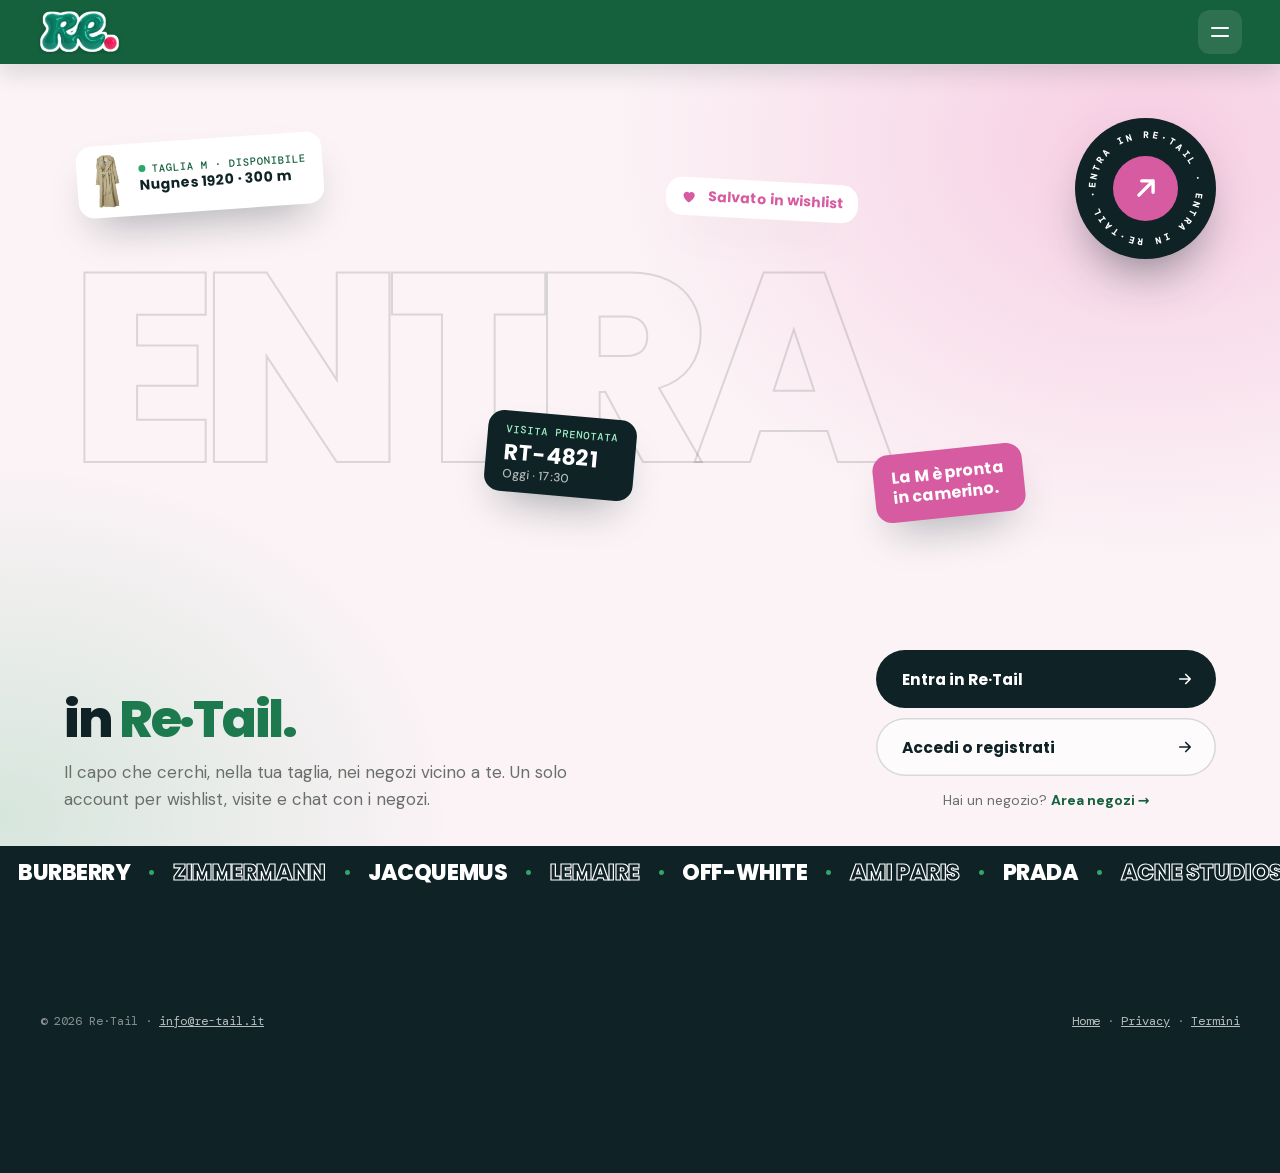
<file: accedi.html>
<!doctype html>
<html lang="it">
<head>
<meta charset="utf-8">
<script>if (location.protocol === 'http:' && location.hostname === 're-tail.it') location.replace('https://re-tail.it' + location.pathname + location.search + location.hash);</script>
<script src="zoom.js"></script>
<meta name="viewport" content="width=device-width, initial-scale=1">
<title>Accedi — Re·Tail</title>
<meta name="description" content="Entra in Re·Tail: cerca il capo nella tua taglia nei negozi vicino a te e prenota la visita.">
<link rel="canonical" href="https://re-tail.it/accedi.html">
<link rel="alternate" hreflang="it" href="https://re-tail.it/accedi.html">
<link rel="alternate" hreflang="en" href="https://re-tail.it/en/sign-in.html">
<link rel="alternate" hreflang="x-default" href="https://re-tail.it/accedi.html">
<meta property="og:type" content="website">
<meta property="og:site_name" content="Re·Tail">
<meta property="og:locale" content="it_IT">
<meta property="og:url" content="https://re-tail.it/accedi.html">
<meta property="og:title" content="Accedi — Re·Tail">
<meta property="og:description" content="Entra in Re·Tail: cerca il capo nella tua taglia nei negozi vicino a te e prenota la visita.">
<meta property="og:image" content="https://re-tail.it/media/og-image.jpg">
<meta property="og:image:width" content="1200">
<meta property="og:image:height" content="630">
<meta property="og:image:alt" content="Re·Tail: la moda locale, a portata di mano.">
<meta name="twitter:card" content="summary_large_image">
<meta name="theme-color" content="#15613D">
<link rel="icon" href="favicon.png">
<link rel="apple-touch-icon" href="apple-touch-icon.png">
<link rel="stylesheet" href="fonts.css">
<link rel="stylesheet" href="styles.css">
</head>
<body>

<!-- TOP BAR: dark green banner with the site sections, the shop area and the login. -->
<div class="navbar" id="navbar">
  <nav class="tb" aria-label="Sezioni del sito">
    <a class="logo" href="./#top" aria-label="Re·Tail, home"><img src="brand/re-logo-sticker-sm.webp" alt="Re·Tail" width="290" height="154"></a>
    <div class="tb-links" id="tbLinks">
      <div class="tb-nav">
        <a href="./#top">Home</a>
        <a href="./#perche">Perché Re·Tail</a>
        <a href="./#app">L'app</a>
        <a href="./#come-funziona">Come funziona</a>
        <a href="./#negozi">Per i negozi</a>
        <a href="./#dove">Dove siamo</a>
        <a href="./#domande">Domande</a>
        <a href="./#contatti">Contattaci</a>
      </div>
      <div class="tb-actions">
        <a class="tb-lang" href="en/sign-in.html" hreflang="en" lang="en" aria-label="English version">EN</a>
        <a class="tb-btn ghost" href="https://negozi.re-tail.it/">Area negozi</a>
        <a class="tb-btn solid" href="https://app.re-tail.it/">Accedi</a>
      </div>
    </div>
    <button class="tb-menu" type="button" aria-expanded="false" aria-controls="tbLinks" aria-label="Apri il menu"><i></i><i></i></button>
  </nav>
</div>

<main class="poster">
  <div class="pz-word" aria-hidden="true"><span class="ghost">ENTRA</span><span style="--img: url(media/campagne/zimmermann-2.jpg)">ENTRA</span><span style="--img: url(media/campagne/burberry-coppia.jpg)">ENTRA</span><span style="--img: url(media/campagne/off-white-uomo-2.jpg)">ENTRA</span></div>
  <a class="pz-badge" href="https://app.re-tail.it/" aria-label="Entra in Re·Tail">
    <svg class="ring" viewBox="0 0 200 200" aria-hidden="true"><defs><path id="pzc" d="M100,100 m-78,0 a78,78 0 1,1 156,0 a78,78 0 1,1 -156,0"/></defs><text><textPath href="#pzc" textLength="486" lengthAdjust="spacing">ENTRA IN RE·TAIL · ENTRA IN RE·TAIL · </textPath></text></svg>
    <span class="core"><svg viewBox="0 0 24 24" width="34" height="34" aria-hidden="true"><path d="M7 17 17 7M9 7h8v8" fill="none" stroke="currentColor" stroke-width="2.4" stroke-linecap="round" stroke-linejoin="round"/></svg></span>
  </a>
  <div class="pz-st st1"><img src="media/real/burberry-trench.jpg" alt=""><span><small><i></i>Taglia M · disponibile</small><b>Nugnes 1920 · 300 m</b></span></div>
  <div class="pz-st st2"><small>Visita prenotata</small><b>RT-4821</b><span>Oggi · 17:30</span></div>
  <div class="pz-st st3"><svg viewBox="0 0 24 24" width="18" height="18" aria-hidden="true"><path d="M12 20.5s-7.5-4.6-7.5-10A4.3 4.3 0 0 1 12 7.8a4.3 4.3 0 0 1 7.5 2.7c0 5.4-7.5 10-7.5 10z" fill="currentColor"/></svg>Salvato in wishlist</div>
  <div class="pz-st st4">La M è pronta<br>in camerino.</div>
  <section class="pz-copy">
    <h1>in <span class="g">Re·Tail.</span></h1>
    <p>Il capo che cerchi, nella tua taglia, nei negozi vicino a te. Un solo account per wishlist, visite e chat con i negozi.</p>
  </section>
  <div class="pz-actions">
    <a class="pz-btn" href="https://app.re-tail.it/">Entra in Re·Tail <svg viewBox="0 0 24 24" width="18" height="18" aria-hidden="true"><path d="M5 12h14M13 6l6 6-6 6" fill="none" stroke="currentColor" stroke-width="2.2" stroke-linecap="round" stroke-linejoin="round"/></svg></a>
    <a class="pz-btn ghost" href="https://app.re-tail.it/auth">Accedi o registrati <svg viewBox="0 0 24 24" width="18" height="18" aria-hidden="true"><path d="M5 12h14M13 6l6 6-6 6" fill="none" stroke="currentColor" stroke-width="2.2" stroke-linecap="round" stroke-linejoin="round"/></svg></a>
    <p class="pz-aside">Hai un negozio? <a href="https://negozi.re-tail.it/">Area negozi →</a></p>
  </div>
  <div class="pz-mq" aria-hidden="true"><div><span>Burberry</span><i>·</i><span>Zimmermann</span><i>·</i><span>Jacquemus</span><i>·</i><span>Lemaire</span><i>·</i><span>Off-White</span><i>·</i><span>AMI Paris</span><i>·</i><span>Prada</span><i>·</i><span>Acne Studios</span><i>·</i><span>Vivienne Westwood</span><i>·</i><span>Moschino</span><i>·</i><span>Dondup</span><i>·</i><span>Pinko</span><i>·</i><span>Burberry</span><i>·</i><span>Zimmermann</span><i>·</i><span>Jacquemus</span><i>·</i><span>Lemaire</span><i>·</i><span>Off-White</span><i>·</i><span>AMI Paris</span><i>·</i><span>Prada</span><i>·</i><span>Acne Studios</span><i>·</i><span>Vivienne Westwood</span><i>·</i><span>Moschino</span><i>·</i><span>Dondup</span><i>·</i><span>Pinko</span><i>·</i></div></div>
</main>

<footer class="gate-foot">
  <div class="wrap legal"><span>© 2026 Re·Tail · <a href="mailto:info@re-tail.it">info@re-tail.it</a></span><span><a href="./">Home</a> · <a href="privacy.html">Privacy</a> · <a href="termini.html">Termini</a></span></div>
</footer>

<script src="nav.js"></script>
</body>
</html>
</file>
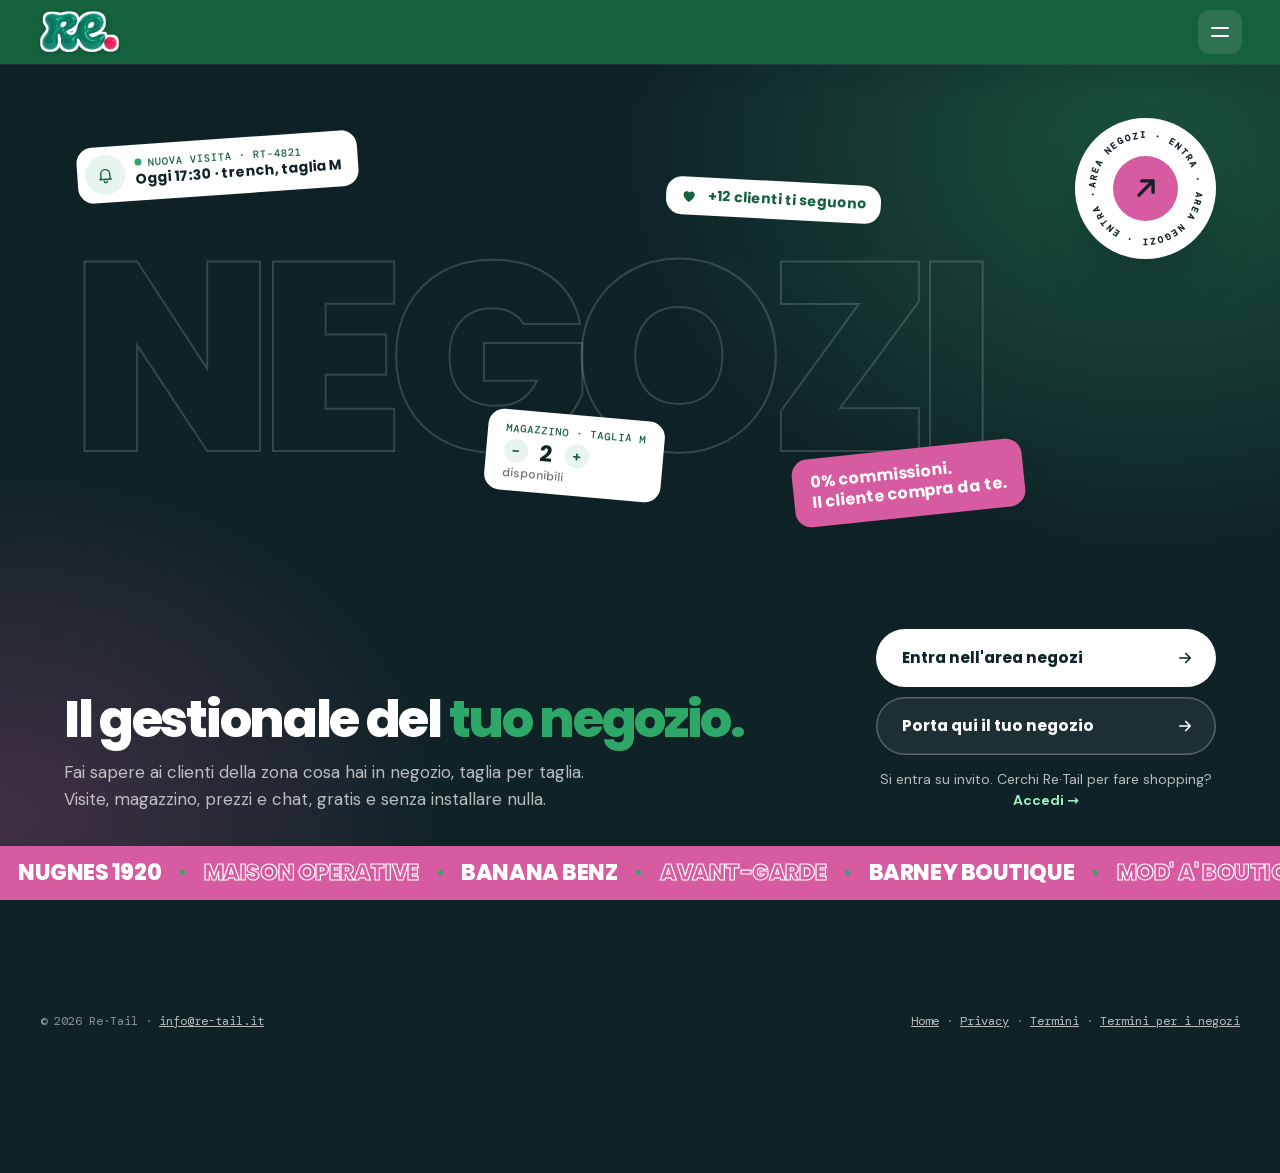
<file: area-negozi.html>
<!doctype html>
<html lang="it">
<head>
<meta charset="utf-8">
<script>if (location.protocol === 'http:' && location.hostname === 're-tail.it') location.replace('https://re-tail.it' + location.pathname + location.search + location.hash);</script>
<script src="zoom.js"></script>
<meta name="viewport" content="width=device-width, initial-scale=1">
<title>Area negozi — Re·Tail</title>
<meta name="description" content="Il gestionale di Re·Tail per i negozi: stock per taglia, visite prenotate e chat con i clienti.">
<link rel="canonical" href="https://re-tail.it/area-negozi.html">
<link rel="alternate" hreflang="it" href="https://re-tail.it/area-negozi.html">
<link rel="alternate" hreflang="en" href="https://re-tail.it/en/for-stores.html">
<link rel="alternate" hreflang="x-default" href="https://re-tail.it/area-negozi.html">
<meta property="og:type" content="website">
<meta property="og:site_name" content="Re·Tail">
<meta property="og:locale" content="it_IT">
<meta property="og:url" content="https://re-tail.it/area-negozi.html">
<meta property="og:title" content="Area negozi — Re·Tail">
<meta property="og:description" content="Il gestionale di Re·Tail per i negozi: stock per taglia, visite prenotate e chat con i clienti.">
<meta property="og:image" content="https://re-tail.it/media/og-image.jpg">
<meta property="og:image:width" content="1200">
<meta property="og:image:height" content="630">
<meta property="og:image:alt" content="Re·Tail: la moda locale, a portata di mano.">
<meta name="twitter:card" content="summary_large_image">
<meta name="theme-color" content="#15613D">
<link rel="icon" href="favicon.png">
<link rel="apple-touch-icon" href="apple-touch-icon.png">
<link rel="stylesheet" href="fonts.css">
<link rel="stylesheet" href="styles.css">
</head>
<body>

<!-- TOP BAR: dark green banner with the site sections, the shop area and the login. -->
<div class="navbar" id="navbar">
  <nav class="tb" aria-label="Sezioni del sito">
    <a class="logo" href="./#top" aria-label="Re·Tail, home"><img src="brand/re-logo-sticker-sm.webp" alt="Re·Tail" width="290" height="154"></a>
    <div class="tb-links" id="tbLinks">
      <div class="tb-nav">
        <a href="./#top">Home</a>
        <a href="./#perche">Perché Re·Tail</a>
        <a href="./#app">L'app</a>
        <a href="./#come-funziona">Come funziona</a>
        <a href="./#negozi">Per i negozi</a>
        <a href="./#dove">Dove siamo</a>
        <a href="./#domande">Domande</a>
        <a href="./#contatti">Contattaci</a>
      </div>
      <div class="tb-actions">
        <a class="tb-lang" href="en/for-stores.html" hreflang="en" lang="en" aria-label="English version">EN</a>
        <a class="tb-btn ghost" href="https://negozi.re-tail.it/">Area negozi</a>
        <a class="tb-btn solid" href="https://app.re-tail.it/">Accedi</a>
      </div>
    </div>
    <button class="tb-menu" type="button" aria-expanded="false" aria-controls="tbLinks" aria-label="Apri il menu"><i></i><i></i></button>
  </nav>
</div>

<main class="poster shop">
  <div class="pz-word" aria-hidden="true"><span class="ghost">NEGOZI</span><span style="--img: url(media/real/negozio-nugnes-1.jpg)">NEGOZI</span><span style="--img: url(media/real/negozio-maisonop-1.jpg)">NEGOZI</span><span style="--img: url(media/real/negozio-bananabenz-1.jpg)">NEGOZI</span></div>
  <a class="pz-badge" href="https://negozi.re-tail.it/" aria-label="Entra nell'area negozi">
    <svg class="ring" viewBox="0 0 200 200" aria-hidden="true"><defs><path id="pzc" d="M100,100 m-78,0 a78,78 0 1,1 156,0 a78,78 0 1,1 -156,0"/></defs><text><textPath href="#pzc" textLength="486" lengthAdjust="spacing">AREA NEGOZI · ENTRA · AREA NEGOZI · ENTRA · </textPath></text></svg>
    <span class="core"><svg viewBox="0 0 24 24" width="34" height="34" aria-hidden="true"><path d="M7 17 17 7M9 7h8v8" fill="none" stroke="currentColor" stroke-width="2.4" stroke-linecap="round" stroke-linejoin="round"/></svg></span>
  </a>
  <div class="pz-st st1"><i class="bell"><svg viewBox="0 0 24 24" width="18" height="18" aria-hidden="true"><path d="M6 16.5V11a6 6 0 0 1 12 0v5.5l1.5 1.5h-15zM10 20.5a2 2 0 0 0 4 0" fill="none" stroke="currentColor" stroke-width="1.9" stroke-linejoin="round" stroke-linecap="round"/></svg></i><span><small><i></i>Nuova visita · RT-4821</small><b>Oggi 17:30 · trench, taglia M</b></span></div>
  <div class="pz-st st2"><small>Magazzino · taglia M</small><b class="step"><em>−</em>2<em>+</em></b><span>disponibili</span></div>
  <div class="pz-st st3"><svg viewBox="0 0 24 24" width="18" height="18" aria-hidden="true"><path d="M12 20.5s-7.5-4.6-7.5-10A4.3 4.3 0 0 1 12 7.8a4.3 4.3 0 0 1 7.5 2.7c0 5.4-7.5 10-7.5 10z" fill="currentColor"/></svg>+12 clienti ti seguono</div>
  <div class="pz-st st4">0% commissioni.<br>Il cliente compra da te.</div>
  <section class="pz-copy">
    <h1>Il gestionale del <span class="g">tuo negozio.</span></h1>
    <p>Fai sapere ai clienti della zona cosa hai in negozio, taglia per taglia. Visite, magazzino, prezzi e chat, gratis e senza installare nulla.</p>
  </section>
  <div class="pz-actions">
    <a class="pz-btn" href="https://negozi.re-tail.it/">Entra nell'area negozi <svg viewBox="0 0 24 24" width="18" height="18" aria-hidden="true"><path d="M5 12h14M13 6l6 6-6 6" fill="none" stroke="currentColor" stroke-width="2.2" stroke-linecap="round" stroke-linejoin="round"/></svg></a>
    <a class="pz-btn ghost" href="mailto:info@re-tail.it?subject=Voglio%20Re%C2%B7Tail%20nel%20mio%20negozio">Porta qui il tuo negozio <svg viewBox="0 0 24 24" width="18" height="18" aria-hidden="true"><path d="M5 12h14M13 6l6 6-6 6" fill="none" stroke="currentColor" stroke-width="2.2" stroke-linecap="round" stroke-linejoin="round"/></svg></a>
    <p class="pz-aside">Si entra su invito. Cerchi Re·Tail per fare shopping? <a href="accedi.html">Accedi →</a></p>
  </div>
  <div class="pz-mq" aria-hidden="true"><div><span>Nugnes 1920</span><i>·</i><span>Maison Operative</span><i>·</i><span>Banana Benz</span><i>·</i><span>Avant-Garde</span><i>·</i><span>Barney Boutique</span><i>·</i><span>Mod' A' Boutique</span><i>·</i><span>Peeper</span><i>·</i><span>Quaranta Uomo</span><i>·</i><span>Quaranta Donna</span><i>·</i><span>Concept Andria</span><i>·</i><span>Nugnes 1920</span><i>·</i><span>Maison Operative</span><i>·</i><span>Banana Benz</span><i>·</i><span>Avant-Garde</span><i>·</i><span>Barney Boutique</span><i>·</i><span>Mod' A' Boutique</span><i>·</i><span>Peeper</span><i>·</i><span>Quaranta Uomo</span><i>·</i><span>Quaranta Donna</span><i>·</i><span>Concept Andria</span><i>·</i></div></div>
</main>

<footer class="gate-foot">
  <div class="wrap legal"><span>© 2026 Re·Tail · <a href="mailto:info@re-tail.it">info@re-tail.it</a></span><span><a href="./">Home</a> · <a href="privacy.html">Privacy</a> · <a href="termini.html">Termini</a> · <a href="termini-negozi.html">Termini per i negozi</a></span></div>
</footer>

<script src="nav.js"></script>
</body>
</html>
</file>
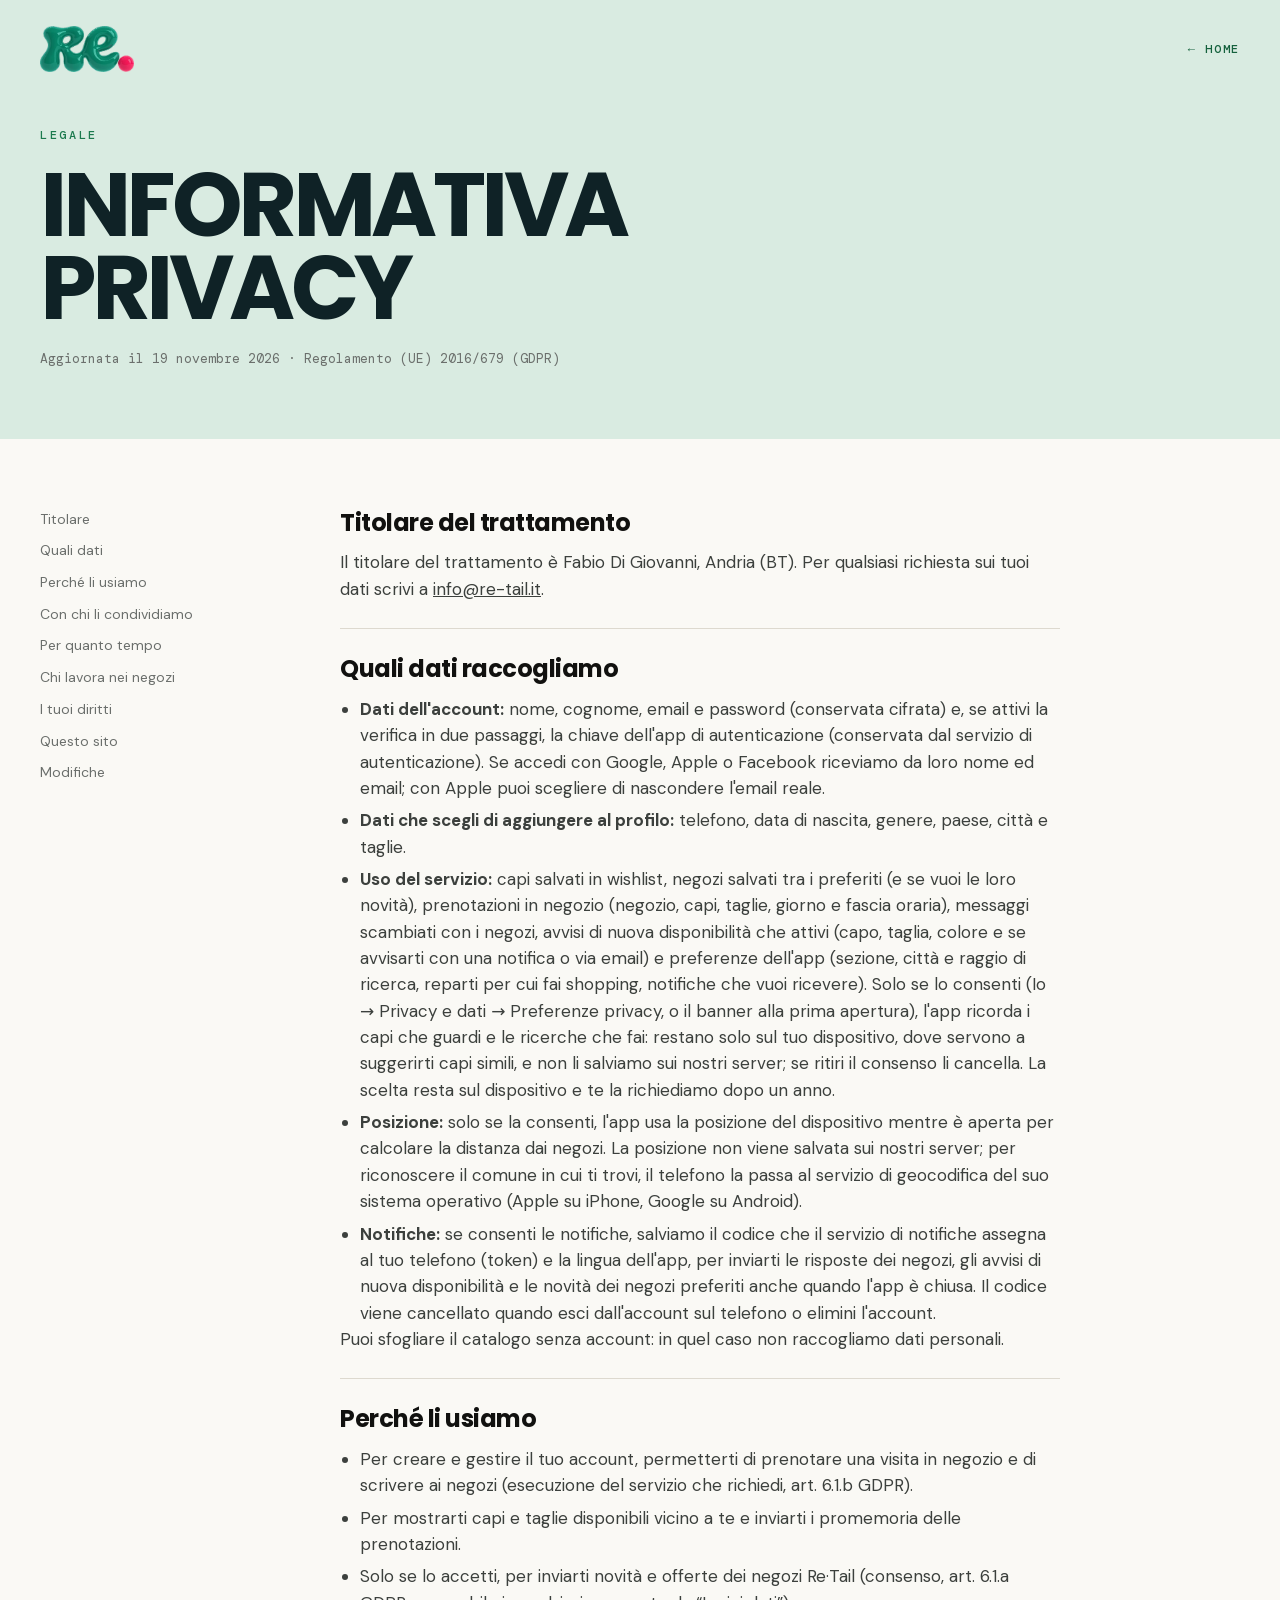
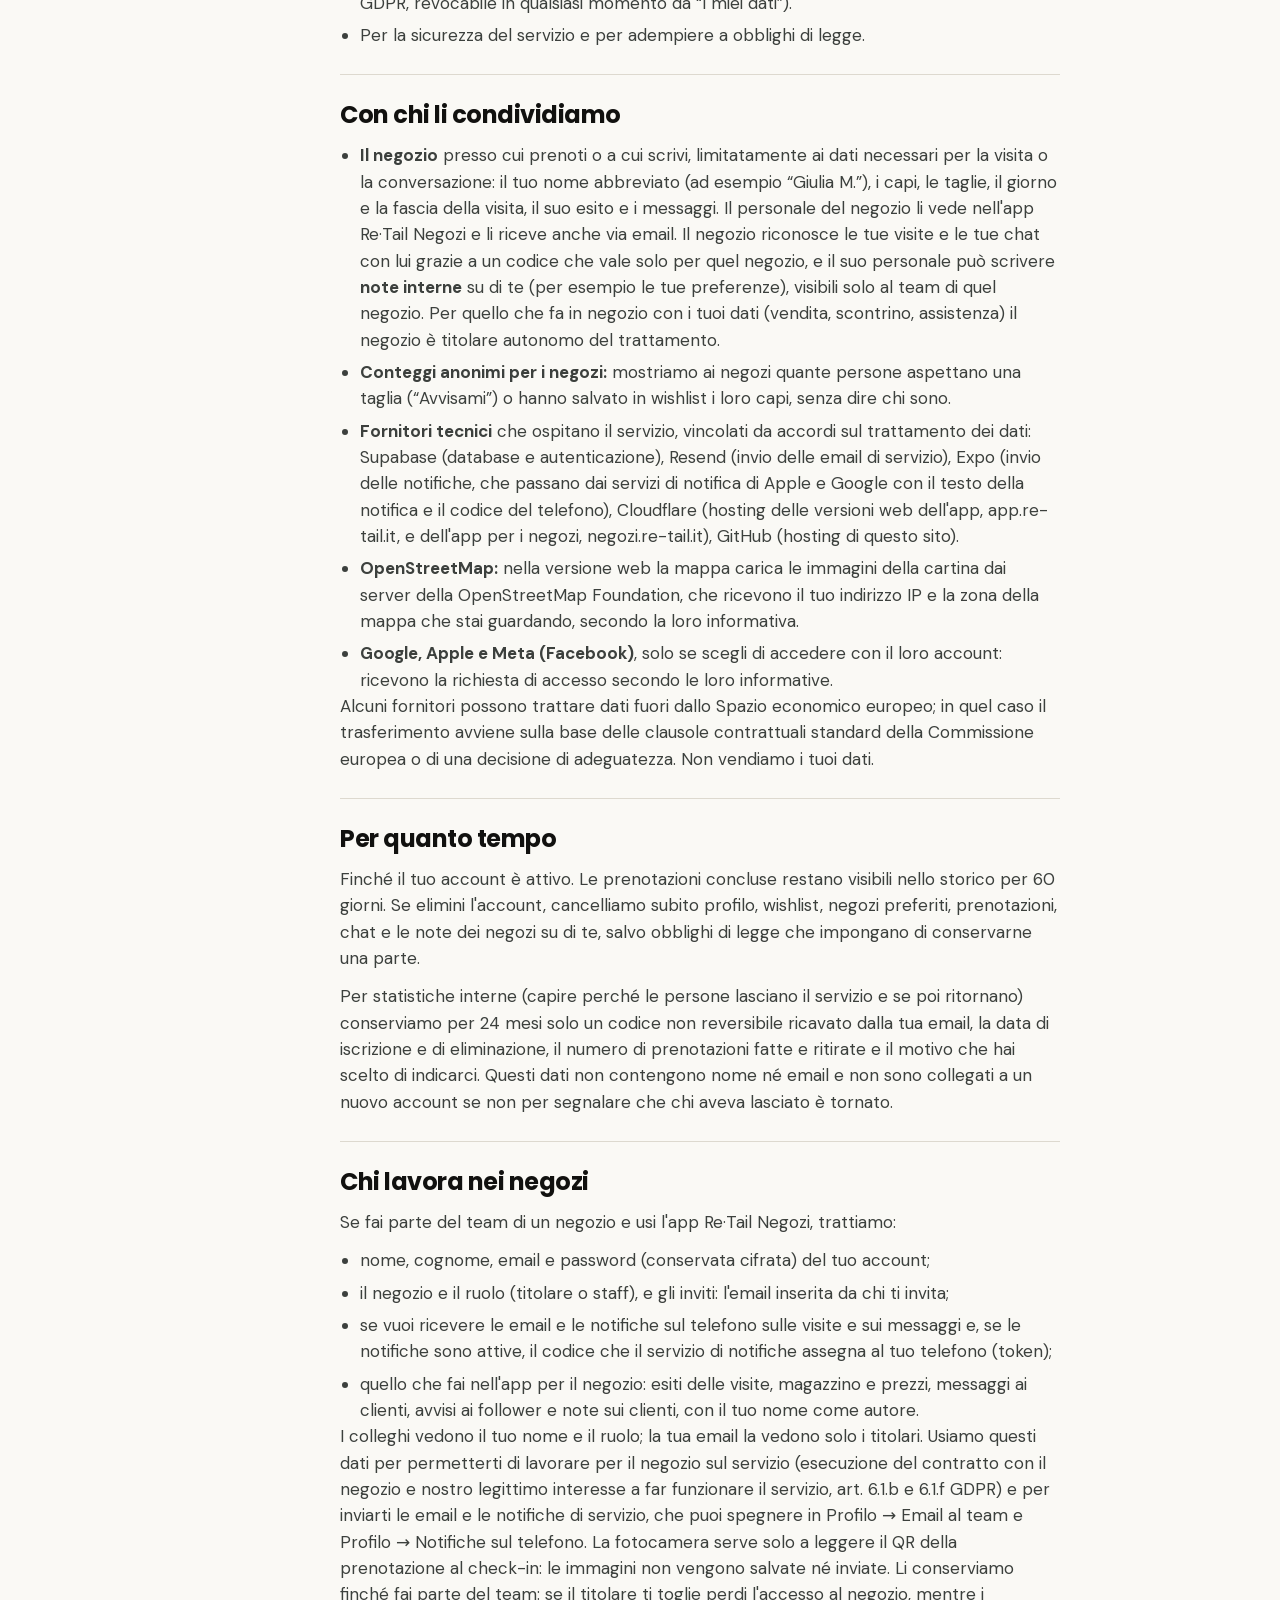
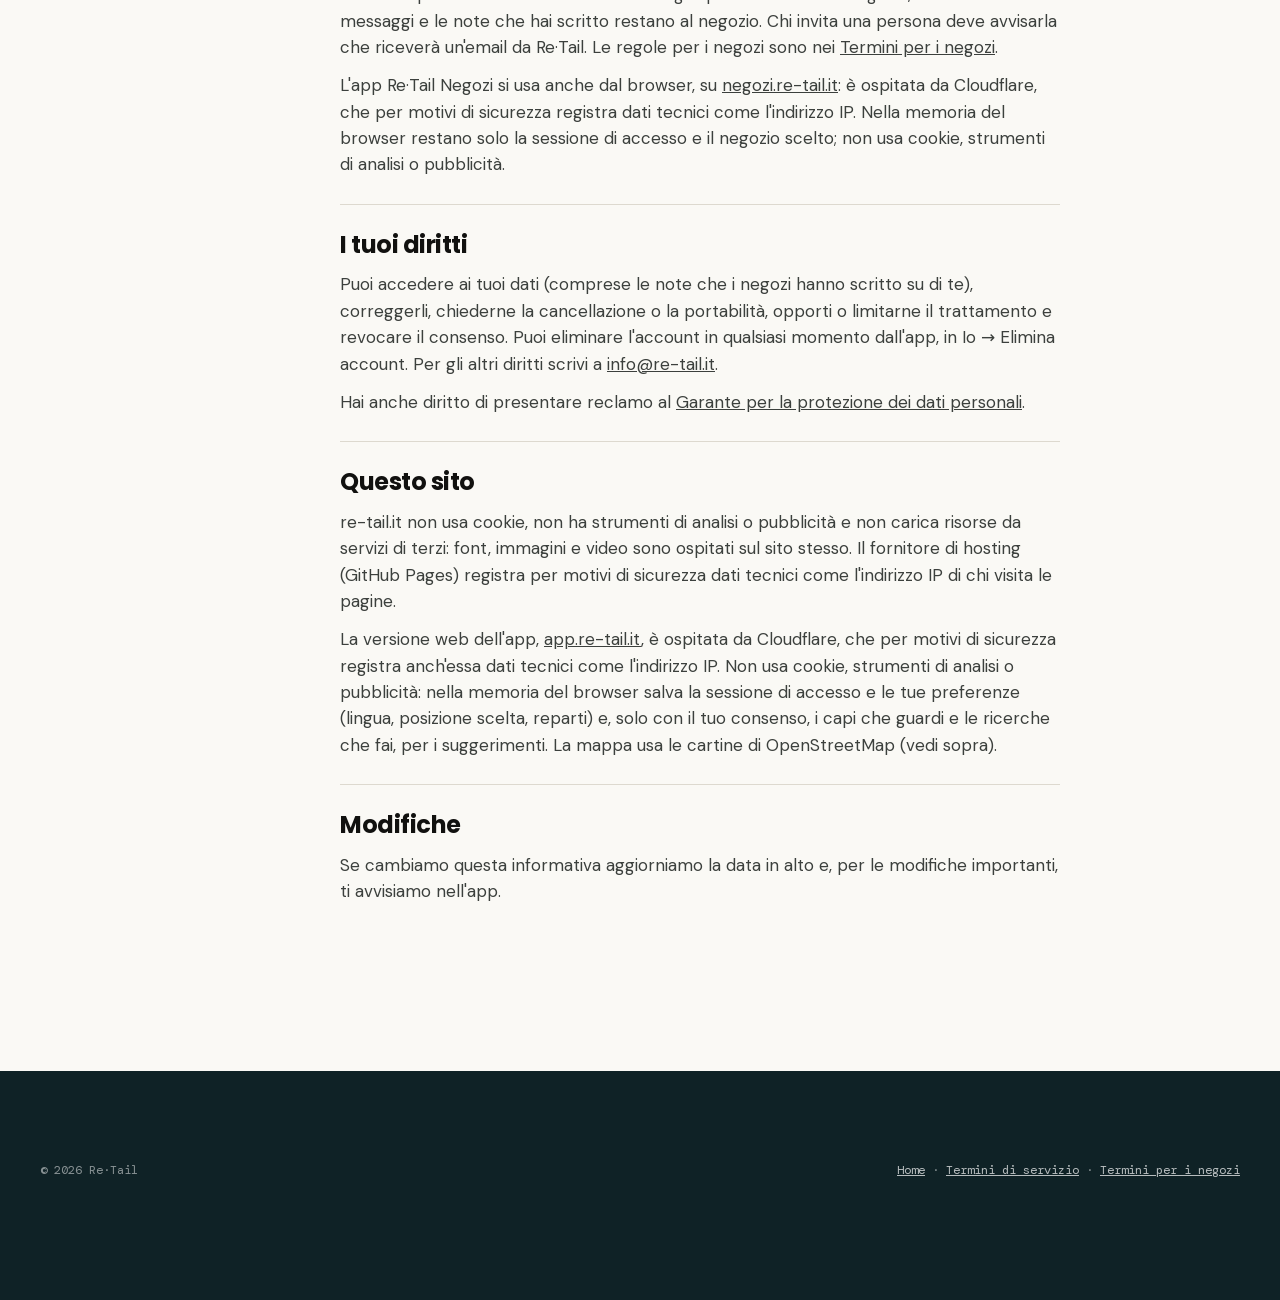
<file: privacy.html>
<!doctype html>
<html lang="it">
<head>
<meta charset="utf-8">
<script>if (location.protocol === 'http:' && location.hostname === 're-tail.it') location.replace('https://re-tail.it' + location.pathname + location.search + location.hash);</script>
<script src="zoom.js"></script>
<meta name="viewport" content="width=device-width, initial-scale=1">
<title>Informativa privacy — Re·Tail</title>
<meta name="description" content="Come Re·Tail tratta i dati personali di chi usa l'app e il sito.">
<link rel="canonical" href="https://re-tail.it/privacy.html">
<meta property="og:type" content="website">
<meta property="og:site_name" content="Re·Tail">
<meta property="og:locale" content="it_IT">
<meta property="og:url" content="https://re-tail.it/privacy.html">
<meta property="og:title" content="Informativa privacy — Re·Tail">
<meta property="og:description" content="Come Re·Tail tratta i dati personali di chi usa l'app e il sito.">
<meta property="og:image" content="https://re-tail.it/media/og-image.jpg">
<meta property="og:image:width" content="1200">
<meta property="og:image:height" content="630">
<meta property="og:image:alt" content="Re·Tail: la moda locale, a portata di mano.">
<meta name="twitter:card" content="summary_large_image">
<meta name="theme-color" content="#D9EBE1">
<link rel="icon" href="favicon.png">
<link rel="stylesheet" href="fonts.css">
<link rel="stylesheet" href="styles.css">
</head>
<body>
<header class="doc-head">
  <div class="topbar"><div class="wrap"><a class="logo" href="./"><img src="brand/re-logo-sm.webp" alt="Re·Tail" width="260" height="127"></a><a class="back" href="./">← Home</a></div></div>
  <div class="wrap">
    <span class="eyebrow">Legale</span>
    <h1>Informativa<br>privacy</h1>
    <p>Aggiornata il 19 novembre 2026 · Regolamento (UE) 2016/679 (GDPR)</p>
  </div>
</header>

<main class="doc">
  <div class="wrap">
    <nav class="toc" aria-label="Indice">
      <a href="#titolare">Titolare</a><a href="#dati">Quali dati</a><a href="#finalita">Perché li usiamo</a><a href="#condivisione">Con chi li condividiamo</a><a href="#conservazione">Per quanto tempo</a><a href="#negozi">Chi lavora nei negozi</a><a href="#diritti">I tuoi diritti</a><a href="#sito">Questo sito</a><a href="#modifiche">Modifiche</a>
    </nav>
    <article>
      <section id="titolare">
        <h2>Titolare del trattamento</h2>
        <p>Il titolare del trattamento è Fabio Di Giovanni, Andria (BT). Per qualsiasi richiesta sui tuoi dati scrivi a <a href="mailto:info@re-tail.it">info@re-tail.it</a>.</p>
      </section>
      <section id="dati">
        <h2>Quali dati raccogliamo</h2>
        <ul>
          <li><b>Dati dell'account:</b> nome, cognome, email e password (conservata cifrata) e, se attivi la verifica in due passaggi, la chiave dell'app di autenticazione (conservata dal servizio di autenticazione). Se accedi con Google, Apple o Facebook riceviamo da loro nome ed email; con Apple puoi scegliere di nascondere l'email reale.</li>
          <li><b>Dati che scegli di aggiungere al profilo:</b> telefono, data di nascita, genere, paese, città e taglie.</li>
          <li><b>Uso del servizio:</b> capi salvati in wishlist, negozi salvati tra i preferiti (e se vuoi le loro novità), prenotazioni in negozio (negozio, capi, taglie, giorno e fascia oraria), messaggi scambiati con i negozi, avvisi di nuova disponibilità che attivi (capo, taglia, colore e se avvisarti con una notifica o via email) e preferenze dell'app (sezione, città e raggio di ricerca, reparti per cui fai shopping, notifiche che vuoi ricevere). Solo se lo consenti (Io → Privacy e dati → Preferenze privacy, o il banner alla prima apertura), l'app ricorda i capi che guardi e le ricerche che fai: restano solo sul tuo dispositivo, dove servono a suggerirti capi simili, e non li salviamo sui nostri server; se ritiri il consenso li cancella. La scelta resta sul dispositivo e te la richiediamo dopo un anno.</li>
          <li><b>Posizione:</b> solo se la consenti, l'app usa la posizione del dispositivo mentre è aperta per calcolare la distanza dai negozi. La posizione non viene salvata sui nostri server; per riconoscere il comune in cui ti trovi, il telefono la passa al servizio di geocodifica del suo sistema operativo (Apple su iPhone, Google su Android).</li>
          <li><b>Notifiche:</b> se consenti le notifiche, salviamo il codice che il servizio di notifiche assegna al tuo telefono (token) e la lingua dell'app, per inviarti le risposte dei negozi, gli avvisi di nuova disponibilità e le novità dei negozi preferiti anche quando l'app è chiusa. Il codice viene cancellato quando esci dall'account sul telefono o elimini l'account.</li>
        </ul>
        <p>Puoi sfogliare il catalogo senza account: in quel caso non raccogliamo dati personali.</p>
      </section>
      <section id="finalita">
        <h2>Perché li usiamo</h2>
        <ul>
          <li>Per creare e gestire il tuo account, permetterti di prenotare una visita in negozio e di scrivere ai negozi (esecuzione del servizio che richiedi, art. 6.1.b GDPR).</li>
          <li>Per mostrarti capi e taglie disponibili vicino a te e inviarti i promemoria delle prenotazioni.</li>
          <li>Solo se lo accetti, per inviarti novità e offerte dei negozi Re·Tail (consenso, art. 6.1.a GDPR, revocabile in qualsiasi momento da “I miei dati”).</li>
          <li>Per la sicurezza del servizio e per adempiere a obblighi di legge.</li>
        </ul>
      </section>
      <section id="condivisione">
        <h2>Con chi li condividiamo</h2>
        <ul>
          <li><b>Il negozio</b> presso cui prenoti o a cui scrivi, limitatamente ai dati necessari per la visita o la conversazione: il tuo nome abbreviato (ad esempio “Giulia M.”), i capi, le taglie, il giorno e la fascia della visita, il suo esito e i messaggi. Il personale del negozio li vede nell'app Re·Tail Negozi e li riceve anche via email. Il negozio riconosce le tue visite e le tue chat con lui grazie a un codice che vale solo per quel negozio, e il suo personale può scrivere <b>note interne</b> su di te (per esempio le tue preferenze), visibili solo al team di quel negozio. Per quello che fa in negozio con i tuoi dati (vendita, scontrino, assistenza) il negozio è titolare autonomo del trattamento.</li>
          <li><b>Conteggi anonimi per i negozi:</b> mostriamo ai negozi quante persone aspettano una taglia (“Avvisami”) o hanno salvato in wishlist i loro capi, senza dire chi sono.</li>
          <li><b>Fornitori tecnici</b> che ospitano il servizio, vincolati da accordi sul trattamento dei dati: Supabase (database e autenticazione), Resend (invio delle email di servizio), Expo (invio delle notifiche, che passano dai servizi di notifica di Apple e Google con il testo della notifica e il codice del telefono), Cloudflare (hosting delle versioni web dell'app, app.re-tail.it, e dell'app per i negozi, negozi.re-tail.it), GitHub (hosting di questo sito).</li>
          <li><b>OpenStreetMap:</b> nella versione web la mappa carica le immagini della cartina dai server della OpenStreetMap Foundation, che ricevono il tuo indirizzo IP e la zona della mappa che stai guardando, secondo la loro informativa.</li>
          <li><b>Google, Apple e Meta (Facebook)</b>, solo se scegli di accedere con il loro account: ricevono la richiesta di accesso secondo le loro informative.</li>
        </ul>
        <p>Alcuni fornitori possono trattare dati fuori dallo Spazio economico europeo; in quel caso il trasferimento avviene sulla base delle clausole contrattuali standard della Commissione europea o di una decisione di adeguatezza. Non vendiamo i tuoi dati.</p>
      </section>
      <section id="conservazione">
        <h2>Per quanto tempo</h2>
        <p>Finché il tuo account è attivo. Le prenotazioni concluse restano visibili nello storico per 60 giorni. Se elimini l'account, cancelliamo subito profilo, wishlist, negozi preferiti, prenotazioni, chat e le note dei negozi su di te, salvo obblighi di legge che impongano di conservarne una parte.</p>
        <p>Per statistiche interne (capire perché le persone lasciano il servizio e se poi ritornano) conserviamo per 24 mesi solo un codice non reversibile ricavato dalla tua email, la data di iscrizione e di eliminazione, il numero di prenotazioni fatte e ritirate e il motivo che hai scelto di indicarci. Questi dati non contengono nome né email e non sono collegati a un nuovo account se non per segnalare che chi aveva lasciato è tornato.</p>
      </section>
      <section id="negozi">
        <h2>Chi lavora nei negozi</h2>
        <p>Se fai parte del team di un negozio e usi l'app Re·Tail Negozi, trattiamo:</p>
        <ul>
          <li>nome, cognome, email e password (conservata cifrata) del tuo account;</li>
          <li>il negozio e il ruolo (titolare o staff), e gli inviti: l'email inserita da chi ti invita;</li>
          <li>se vuoi ricevere le email e le notifiche sul telefono sulle visite e sui messaggi e, se le notifiche sono attive, il codice che il servizio di notifiche assegna al tuo telefono (token);</li>
          <li>quello che fai nell'app per il negozio: esiti delle visite, magazzino e prezzi, messaggi ai clienti, avvisi ai follower e note sui clienti, con il tuo nome come autore.</li>
        </ul>
        <p>I colleghi vedono il tuo nome e il ruolo; la tua email la vedono solo i titolari. Usiamo questi dati per permetterti di lavorare per il negozio sul servizio (esecuzione del contratto con il negozio e nostro legittimo interesse a far funzionare il servizio, art. 6.1.b e 6.1.f GDPR) e per inviarti le email e le notifiche di servizio, che puoi spegnere in Profilo → Email al team e Profilo → Notifiche sul telefono. La fotocamera serve solo a leggere il QR della prenotazione al check-in: le immagini non vengono salvate né inviate. Li conserviamo finché fai parte del team: se il titolare ti toglie perdi l'accesso al negozio, mentre i messaggi e le note che hai scritto restano al negozio. Chi invita una persona deve avvisarla che riceverà un'email da Re·Tail. Le regole per i negozi sono nei <a href="termini-negozi.html">Termini per i negozi</a>.</p>
        <p>L'app Re·Tail Negozi si usa anche dal browser, su <a href="https://negozi.re-tail.it">negozi.re-tail.it</a>: è ospitata da Cloudflare, che per motivi di sicurezza registra dati tecnici come l'indirizzo IP. Nella memoria del browser restano solo la sessione di accesso e il negozio scelto; non usa cookie, strumenti di analisi o pubblicità.</p>
      </section>
      <section id="diritti">
        <h2>I tuoi diritti</h2>
        <p>Puoi accedere ai tuoi dati (comprese le note che i negozi hanno scritto su di te), correggerli, chiederne la cancellazione o la portabilità, opporti o limitarne il trattamento e revocare il consenso. Puoi eliminare l'account in qualsiasi momento dall'app, in Io → Elimina account. Per gli altri diritti scrivi a <a href="mailto:info@re-tail.it">info@re-tail.it</a>.</p>
        <p>Hai anche diritto di presentare reclamo al <a href="https://www.garanteprivacy.it">Garante per la protezione dei dati personali</a>.</p>
      </section>
      <section id="sito">
        <h2>Questo sito</h2>
        <p>re-tail.it non usa cookie, non ha strumenti di analisi o pubblicità e non carica risorse da servizi di terzi: font, immagini e video sono ospitati sul sito stesso. Il fornitore di hosting (GitHub Pages) registra per motivi di sicurezza dati tecnici come l'indirizzo IP di chi visita le pagine.</p>
        <p>La versione web dell'app, <a href="https://app.re-tail.it">app.re-tail.it</a>, è ospitata da Cloudflare, che per motivi di sicurezza registra anch'essa dati tecnici come l'indirizzo IP. Non usa cookie, strumenti di analisi o pubblicità: nella memoria del browser salva la sessione di accesso e le tue preferenze (lingua, posizione scelta, reparti) e, solo con il tuo consenso, i capi che guardi e le ricerche che fai, per i suggerimenti. La mappa usa le cartine di OpenStreetMap (vedi sopra).</p>
      </section>
      <section id="modifiche">
        <h2>Modifiche</h2>
        <p>Se cambiamo questa informativa aggiorniamo la data in alto e, per le modifiche importanti, ti avvisiamo nell'app.</p>
      </section>
    </article>
  </div>
</main>

<footer>
  <div class="wrap">
    <div class="legal" style="margin-top:0;border-top:0;padding-top:0"><span>© 2026 Re·Tail</span><span><a href="./">Home</a> · <a href="termini.html">Termini di servizio</a> · <a href="termini-negozi.html">Termini per i negozi</a></span></div>
  </div>
</footer>
</body>
</html>
</file>
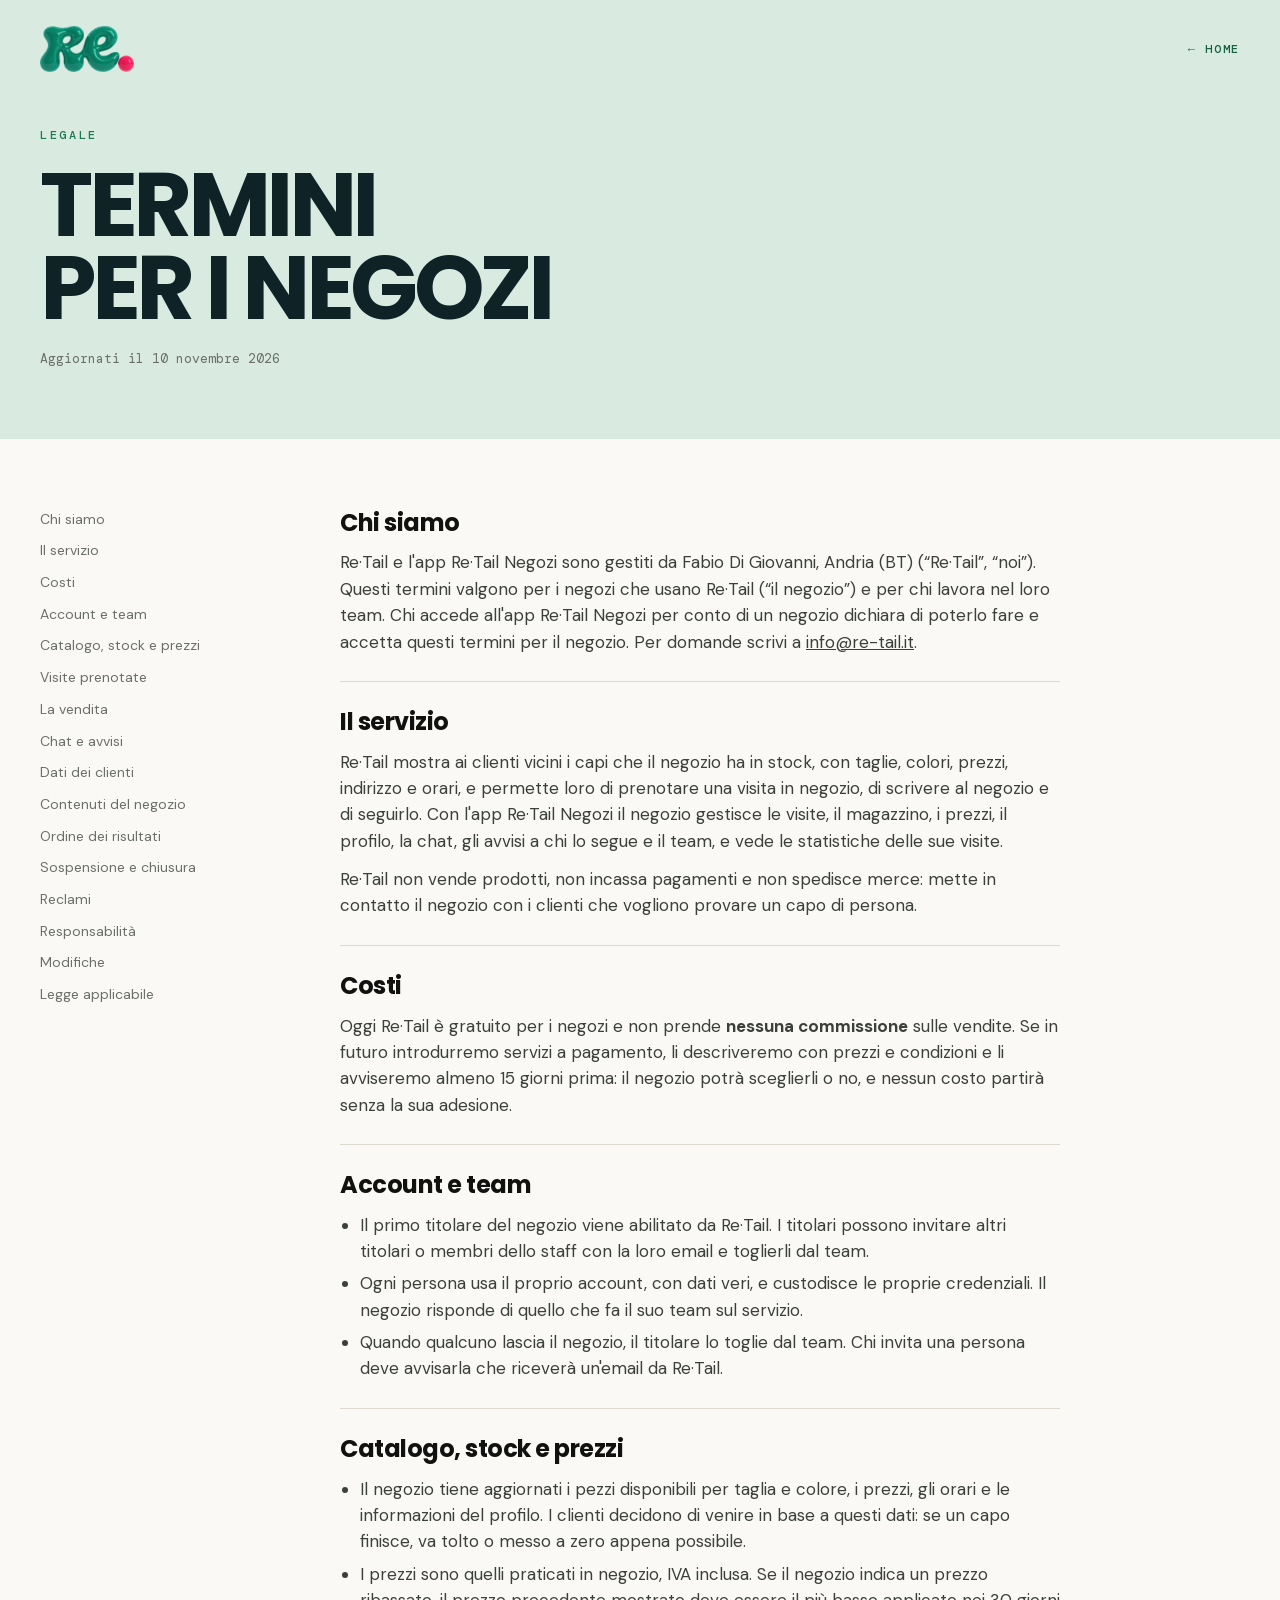
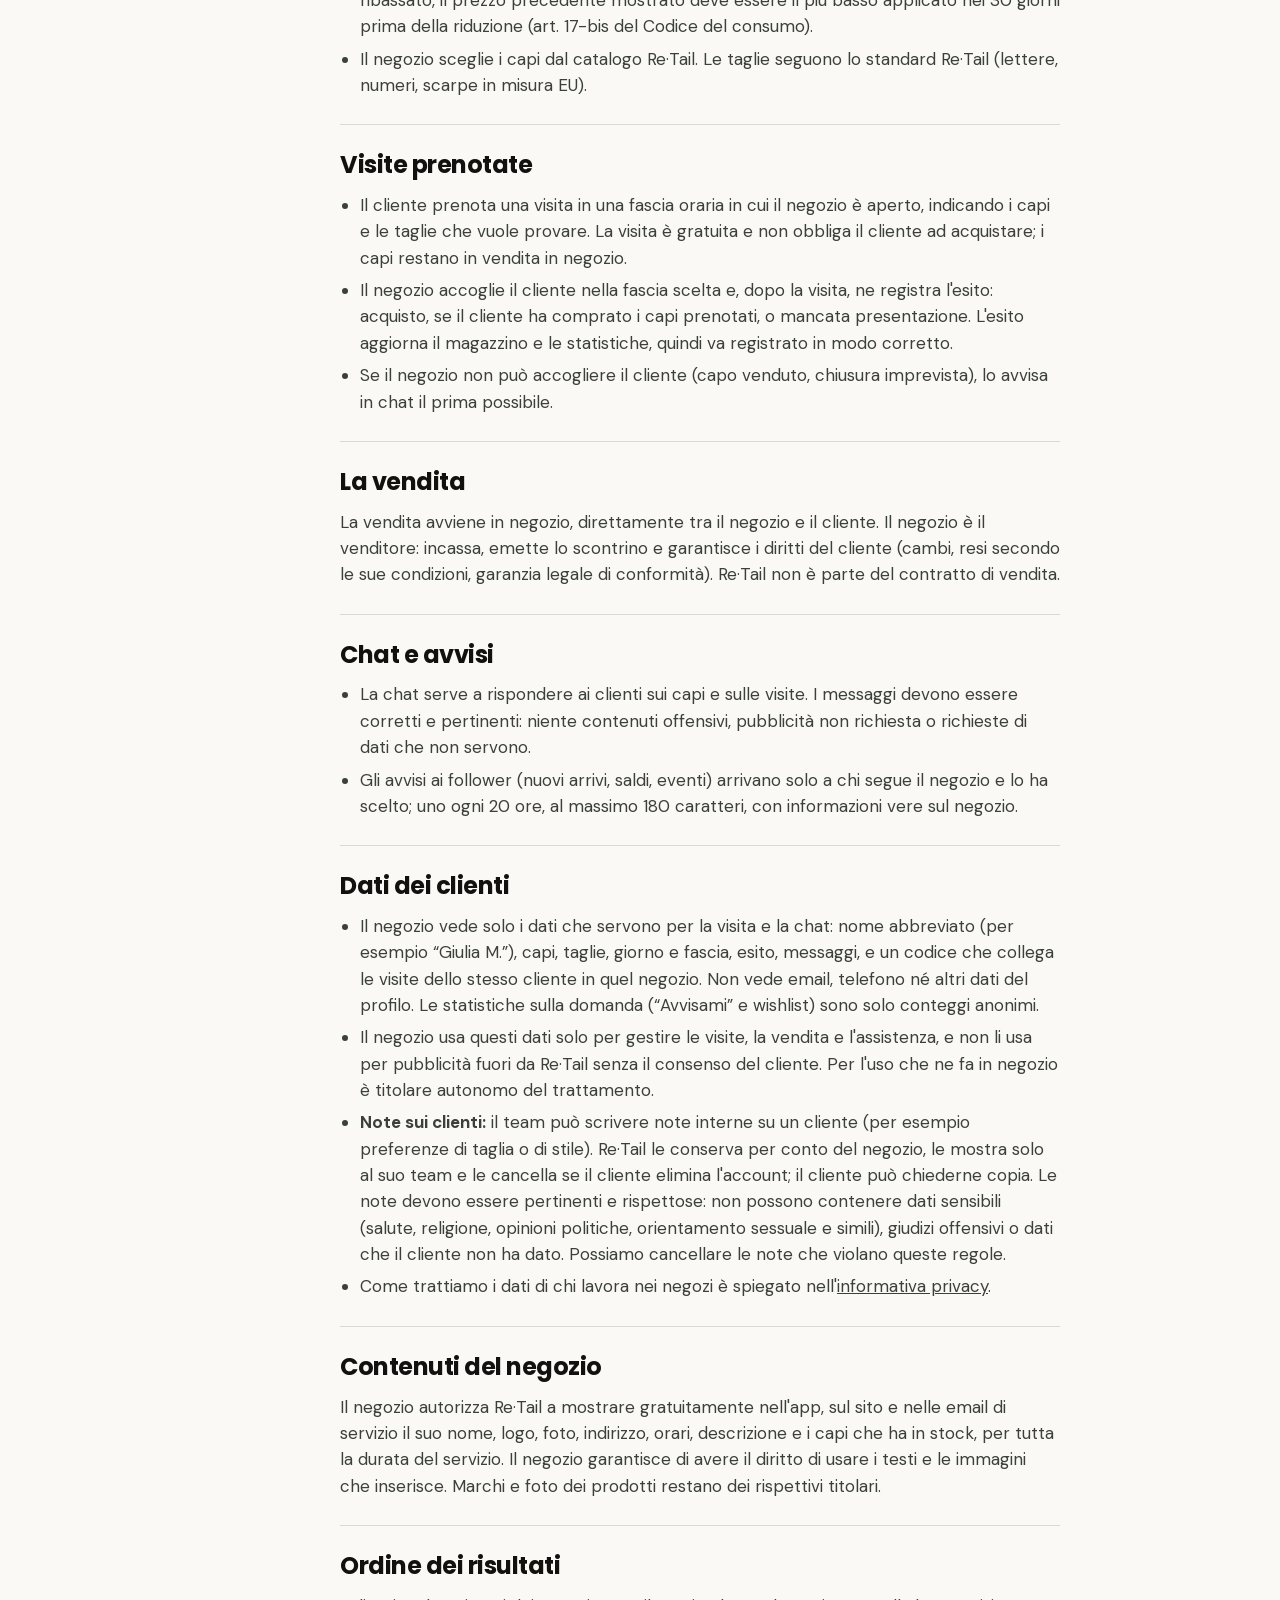
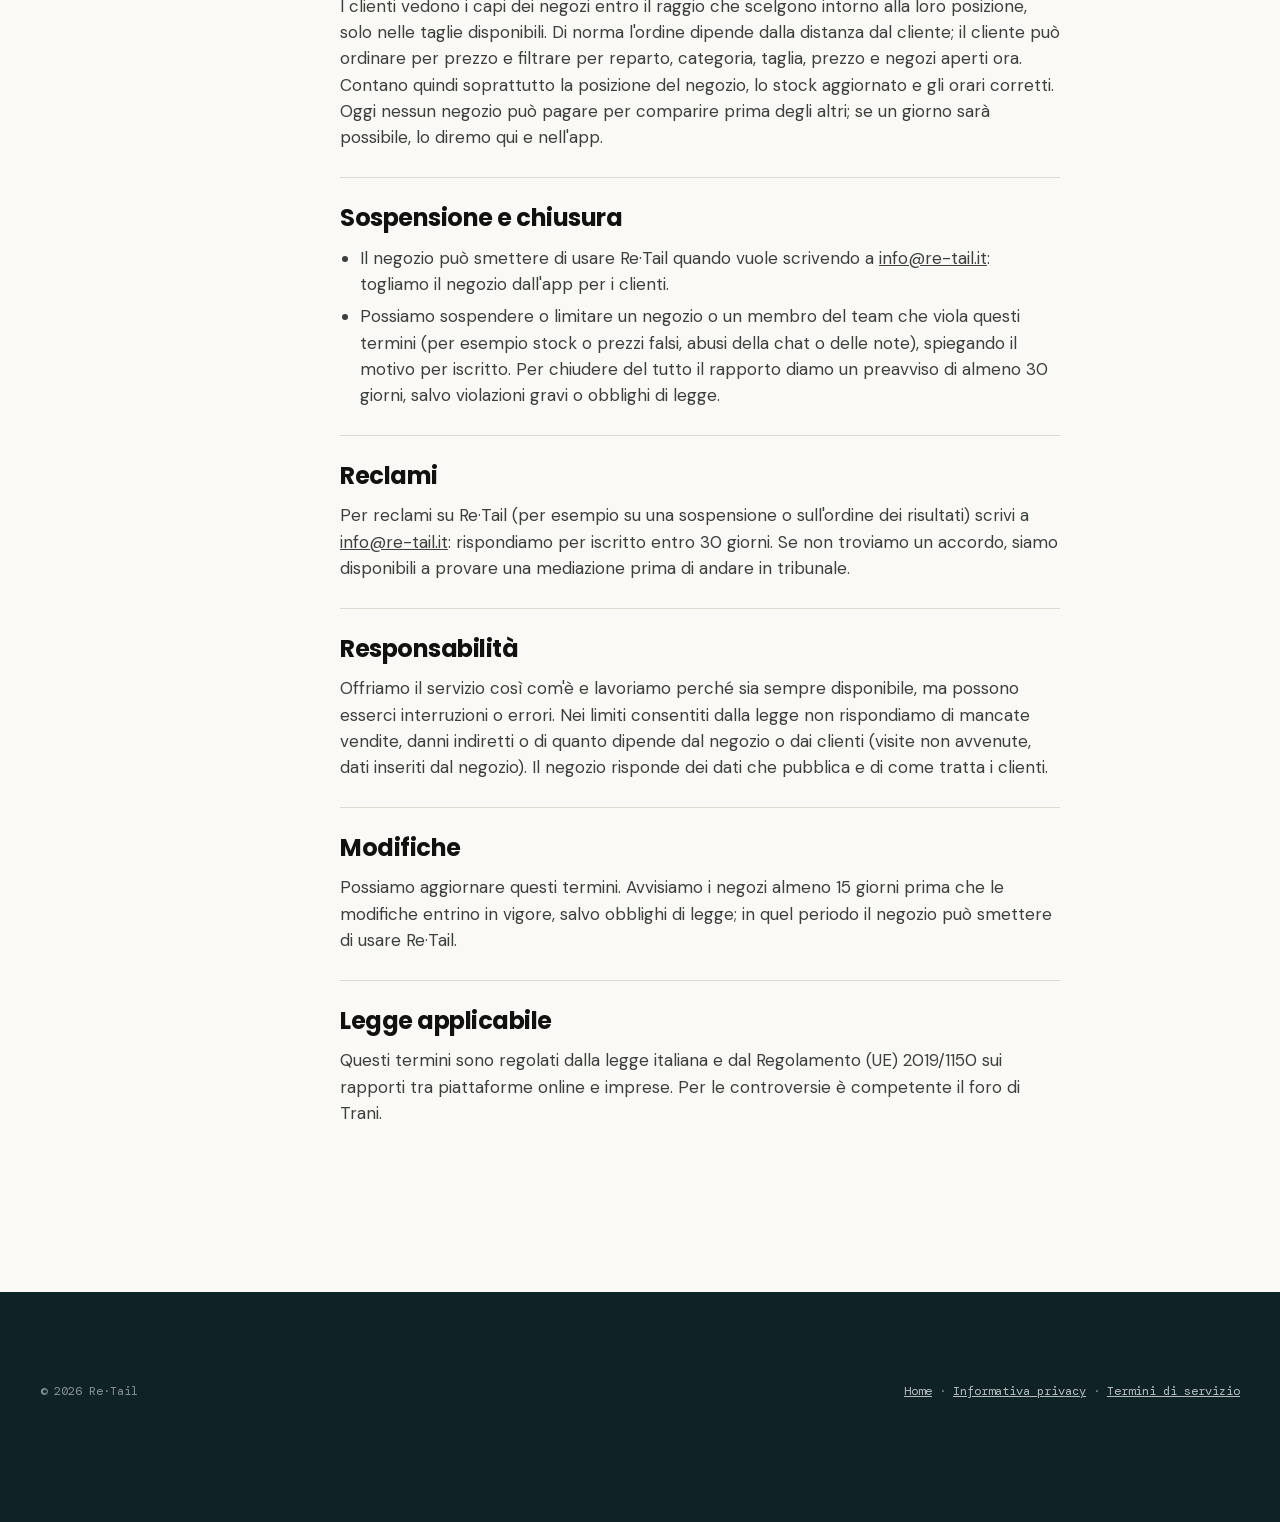
<file: termini-negozi.html>
<!doctype html>
<html lang="it">
<head>
<meta charset="utf-8">
<script>if (location.protocol === 'http:' && location.hostname === 're-tail.it') location.replace('https://re-tail.it' + location.pathname + location.search + location.hash);</script>
<script src="zoom.js"></script>
<meta name="viewport" content="width=device-width, initial-scale=1">
<title>Termini per i negozi — Re·Tail</title>
<meta name="description" content="Le condizioni per i negozi che usano Re·Tail e l'app Re·Tail Negozi.">
<link rel="canonical" href="https://re-tail.it/termini-negozi.html">
<meta property="og:type" content="website">
<meta property="og:site_name" content="Re·Tail">
<meta property="og:locale" content="it_IT">
<meta property="og:url" content="https://re-tail.it/termini-negozi.html">
<meta property="og:title" content="Termini per i negozi — Re·Tail">
<meta property="og:description" content="Le condizioni per i negozi che usano Re·Tail e l'app Re·Tail Negozi.">
<meta property="og:image" content="https://re-tail.it/media/og-image.jpg">
<meta property="og:image:width" content="1200">
<meta property="og:image:height" content="630">
<meta property="og:image:alt" content="Re·Tail: la moda locale, a portata di mano.">
<meta name="twitter:card" content="summary_large_image">
<meta name="theme-color" content="#D9EBE1">
<link rel="icon" href="favicon.png">
<link rel="stylesheet" href="fonts.css">
<link rel="stylesheet" href="styles.css">
</head>
<body>
<header class="doc-head">
  <div class="topbar"><div class="wrap"><a class="logo" href="./"><img src="brand/re-logo-sm.webp" alt="Re·Tail" width="260" height="127"></a><a class="back" href="./">← Home</a></div></div>
  <div class="wrap">
    <span class="eyebrow">Legale</span>
    <h1>Termini<br>per i negozi</h1>
    <p>Aggiornati il 10 novembre 2026</p>
  </div>
</header>

<main class="doc">
  <div class="wrap">
    <nav class="toc" aria-label="Indice">
      <a href="#chi">Chi siamo</a><a href="#servizio">Il servizio</a><a href="#costi">Costi</a><a href="#team">Account e team</a><a href="#catalogo">Catalogo, stock e prezzi</a><a href="#visite">Visite prenotate</a><a href="#vendita">La vendita</a><a href="#comunicazioni">Chat e avvisi</a><a href="#dati">Dati dei clienti</a><a href="#contenuti">Contenuti del negozio</a><a href="#risultati">Ordine dei risultati</a><a href="#sospensione">Sospensione e chiusura</a><a href="#reclami">Reclami</a><a href="#responsabilita">Responsabilità</a><a href="#modifiche">Modifiche</a><a href="#legge">Legge applicabile</a>
    </nav>
    <article>
      <section id="chi">
        <h2>Chi siamo</h2>
        <p>Re·Tail e l'app Re·Tail Negozi sono gestiti da Fabio Di Giovanni, Andria (BT) (“Re·Tail”, “noi”). Questi termini valgono per i negozi che usano Re·Tail (“il negozio”) e per chi lavora nel loro team. Chi accede all'app Re·Tail Negozi per conto di un negozio dichiara di poterlo fare e accetta questi termini per il negozio. Per domande scrivi a <a href="mailto:info@re-tail.it">info@re-tail.it</a>.</p>
      </section>
      <section id="servizio">
        <h2>Il servizio</h2>
        <p>Re·Tail mostra ai clienti vicini i capi che il negozio ha in stock, con taglie, colori, prezzi, indirizzo e orari, e permette loro di prenotare una visita in negozio, di scrivere al negozio e di seguirlo. Con l'app Re·Tail Negozi il negozio gestisce le visite, il magazzino, i prezzi, il profilo, la chat, gli avvisi a chi lo segue e il team, e vede le statistiche delle sue visite.</p>
        <p>Re·Tail non vende prodotti, non incassa pagamenti e non spedisce merce: mette in contatto il negozio con i clienti che vogliono provare un capo di persona.</p>
      </section>
      <section id="costi">
        <h2>Costi</h2>
        <p>Oggi Re·Tail è gratuito per i negozi e non prende <b>nessuna commissione</b> sulle vendite. Se in futuro introdurremo servizi a pagamento, li descriveremo con prezzi e condizioni e li avviseremo almeno 15 giorni prima: il negozio potrà sceglierli o no, e nessun costo partirà senza la sua adesione.</p>
      </section>
      <section id="team">
        <h2>Account e team</h2>
        <ul>
          <li>Il primo titolare del negozio viene abilitato da Re·Tail. I titolari possono invitare altri titolari o membri dello staff con la loro email e toglierli dal team.</li>
          <li>Ogni persona usa il proprio account, con dati veri, e custodisce le proprie credenziali. Il negozio risponde di quello che fa il suo team sul servizio.</li>
          <li>Quando qualcuno lascia il negozio, il titolare lo toglie dal team. Chi invita una persona deve avvisarla che riceverà un'email da Re·Tail.</li>
        </ul>
      </section>
      <section id="catalogo">
        <h2>Catalogo, stock e prezzi</h2>
        <ul>
          <li>Il negozio tiene aggiornati i pezzi disponibili per taglia e colore, i prezzi, gli orari e le informazioni del profilo. I clienti decidono di venire in base a questi dati: se un capo finisce, va tolto o messo a zero appena possibile.</li>
          <li>I prezzi sono quelli praticati in negozio, IVA inclusa. Se il negozio indica un prezzo ribassato, il prezzo precedente mostrato deve essere il più basso applicato nei 30 giorni prima della riduzione (art. 17-bis del Codice del consumo).</li>
          <li>Il negozio sceglie i capi dal catalogo Re·Tail. Le taglie seguono lo standard Re·Tail (lettere, numeri, scarpe in misura EU).</li>
        </ul>
      </section>
      <section id="visite">
        <h2>Visite prenotate</h2>
        <ul>
          <li>Il cliente prenota una visita in una fascia oraria in cui il negozio è aperto, indicando i capi e le taglie che vuole provare. La visita è gratuita e non obbliga il cliente ad acquistare; i capi restano in vendita in negozio.</li>
          <li>Il negozio accoglie il cliente nella fascia scelta e, dopo la visita, ne registra l'esito: acquisto, se il cliente ha comprato i capi prenotati, o mancata presentazione. L'esito aggiorna il magazzino e le statistiche, quindi va registrato in modo corretto.</li>
          <li>Se il negozio non può accogliere il cliente (capo venduto, chiusura imprevista), lo avvisa in chat il prima possibile.</li>
        </ul>
      </section>
      <section id="vendita">
        <h2>La vendita</h2>
        <p>La vendita avviene in negozio, direttamente tra il negozio e il cliente. Il negozio è il venditore: incassa, emette lo scontrino e garantisce i diritti del cliente (cambi, resi secondo le sue condizioni, garanzia legale di conformità). Re·Tail non è parte del contratto di vendita.</p>
      </section>
      <section id="comunicazioni">
        <h2>Chat e avvisi</h2>
        <ul>
          <li>La chat serve a rispondere ai clienti sui capi e sulle visite. I messaggi devono essere corretti e pertinenti: niente contenuti offensivi, pubblicità non richiesta o richieste di dati che non servono.</li>
          <li>Gli avvisi ai follower (nuovi arrivi, saldi, eventi) arrivano solo a chi segue il negozio e lo ha scelto; uno ogni 20 ore, al massimo 180 caratteri, con informazioni vere sul negozio.</li>
        </ul>
      </section>
      <section id="dati">
        <h2>Dati dei clienti</h2>
        <ul>
          <li>Il negozio vede solo i dati che servono per la visita e la chat: nome abbreviato (per esempio “Giulia M.”), capi, taglie, giorno e fascia, esito, messaggi, e un codice che collega le visite dello stesso cliente in quel negozio. Non vede email, telefono né altri dati del profilo. Le statistiche sulla domanda (“Avvisami” e wishlist) sono solo conteggi anonimi.</li>
          <li>Il negozio usa questi dati solo per gestire le visite, la vendita e l'assistenza, e non li usa per pubblicità fuori da Re·Tail senza il consenso del cliente. Per l'uso che ne fa in negozio è titolare autonomo del trattamento.</li>
          <li><b>Note sui clienti:</b> il team può scrivere note interne su un cliente (per esempio preferenze di taglia o di stile). Re·Tail le conserva per conto del negozio, le mostra solo al suo team e le cancella se il cliente elimina l'account; il cliente può chiederne copia. Le note devono essere pertinenti e rispettose: non possono contenere dati sensibili (salute, religione, opinioni politiche, orientamento sessuale e simili), giudizi offensivi o dati che il cliente non ha dato. Possiamo cancellare le note che violano queste regole.</li>
          <li>Come trattiamo i dati di chi lavora nei negozi è spiegato nell'<a href="privacy.html#negozi">informativa privacy</a>.</li>
        </ul>
      </section>
      <section id="contenuti">
        <h2>Contenuti del negozio</h2>
        <p>Il negozio autorizza Re·Tail a mostrare gratuitamente nell'app, sul sito e nelle email di servizio il suo nome, logo, foto, indirizzo, orari, descrizione e i capi che ha in stock, per tutta la durata del servizio. Il negozio garantisce di avere il diritto di usare i testi e le immagini che inserisce. Marchi e foto dei prodotti restano dei rispettivi titolari.</p>
      </section>
      <section id="risultati">
        <h2>Ordine dei risultati</h2>
        <p>I clienti vedono i capi dei negozi entro il raggio che scelgono intorno alla loro posizione, solo nelle taglie disponibili. Di norma l'ordine dipende dalla distanza dal cliente; il cliente può ordinare per prezzo e filtrare per reparto, categoria, taglia, prezzo e negozi aperti ora. Contano quindi soprattutto la posizione del negozio, lo stock aggiornato e gli orari corretti. Oggi nessun negozio può pagare per comparire prima degli altri; se un giorno sarà possibile, lo diremo qui e nell'app.</p>
      </section>
      <section id="sospensione">
        <h2>Sospensione e chiusura</h2>
        <ul>
          <li>Il negozio può smettere di usare Re·Tail quando vuole scrivendo a <a href="mailto:info@re-tail.it">info@re-tail.it</a>: togliamo il negozio dall'app per i clienti.</li>
          <li>Possiamo sospendere o limitare un negozio o un membro del team che viola questi termini (per esempio stock o prezzi falsi, abusi della chat o delle note), spiegando il motivo per iscritto. Per chiudere del tutto il rapporto diamo un preavviso di almeno 30 giorni, salvo violazioni gravi o obblighi di legge.</li>
        </ul>
      </section>
      <section id="reclami">
        <h2>Reclami</h2>
        <p>Per reclami su Re·Tail (per esempio su una sospensione o sull'ordine dei risultati) scrivi a <a href="mailto:info@re-tail.it">info@re-tail.it</a>: rispondiamo per iscritto entro 30 giorni. Se non troviamo un accordo, siamo disponibili a provare una mediazione prima di andare in tribunale.</p>
      </section>
      <section id="responsabilita">
        <h2>Responsabilità</h2>
        <p>Offriamo il servizio così com'è e lavoriamo perché sia sempre disponibile, ma possono esserci interruzioni o errori. Nei limiti consentiti dalla legge non rispondiamo di mancate vendite, danni indiretti o di quanto dipende dal negozio o dai clienti (visite non avvenute, dati inseriti dal negozio). Il negozio risponde dei dati che pubblica e di come tratta i clienti.</p>
      </section>
      <section id="modifiche">
        <h2>Modifiche</h2>
        <p>Possiamo aggiornare questi termini. Avvisiamo i negozi almeno 15 giorni prima che le modifiche entrino in vigore, salvo obblighi di legge; in quel periodo il negozio può smettere di usare Re·Tail.</p>
      </section>
      <section id="legge">
        <h2>Legge applicabile</h2>
        <p>Questi termini sono regolati dalla legge italiana e dal Regolamento (UE) 2019/1150 sui rapporti tra piattaforme online e imprese. Per le controversie è competente il foro di Trani.</p>
      </section>
    </article>
  </div>
</main>

<footer>
  <div class="wrap">
    <div class="legal" style="margin-top:0;border-top:0;padding-top:0"><span>© 2026 Re·Tail</span><span><a href="./">Home</a> · <a href="privacy.html">Informativa privacy</a> · <a href="termini.html">Termini di servizio</a></span></div>
  </div>
</footer>
</body>
</html>
</file>
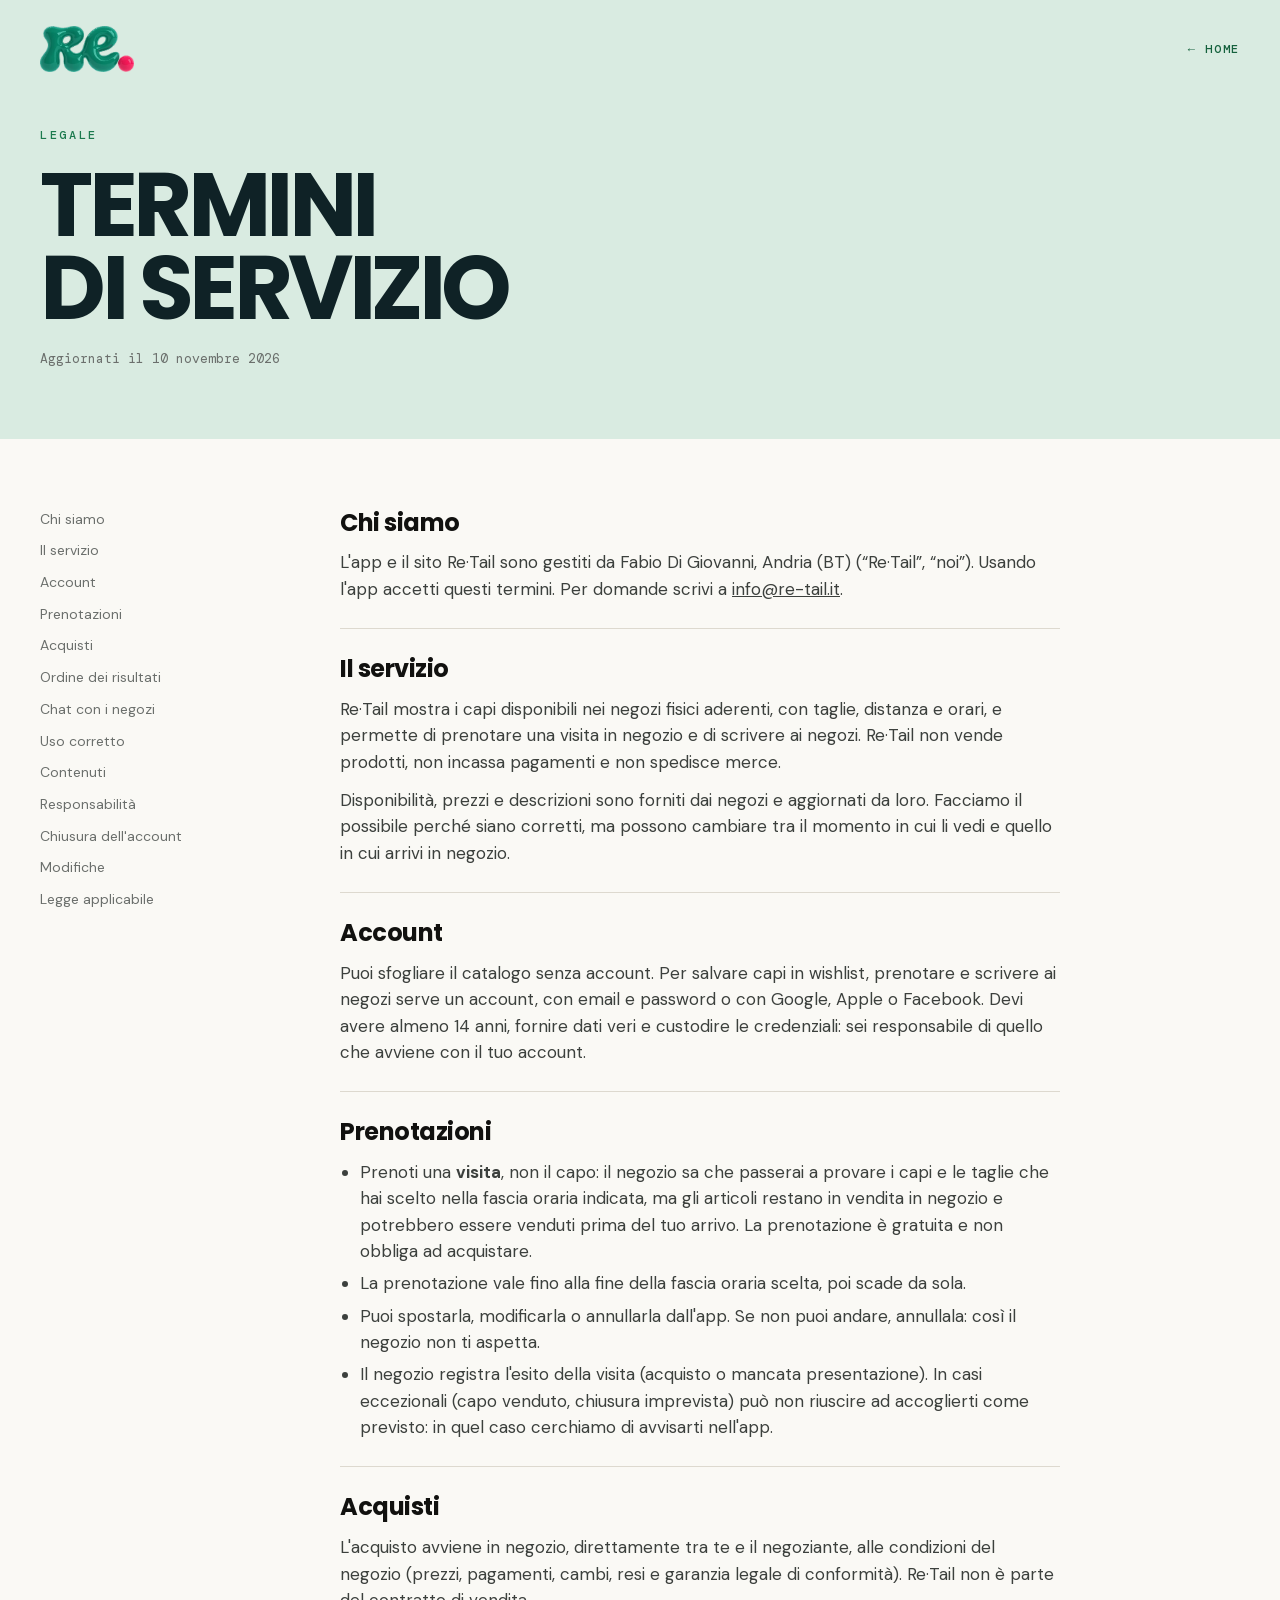
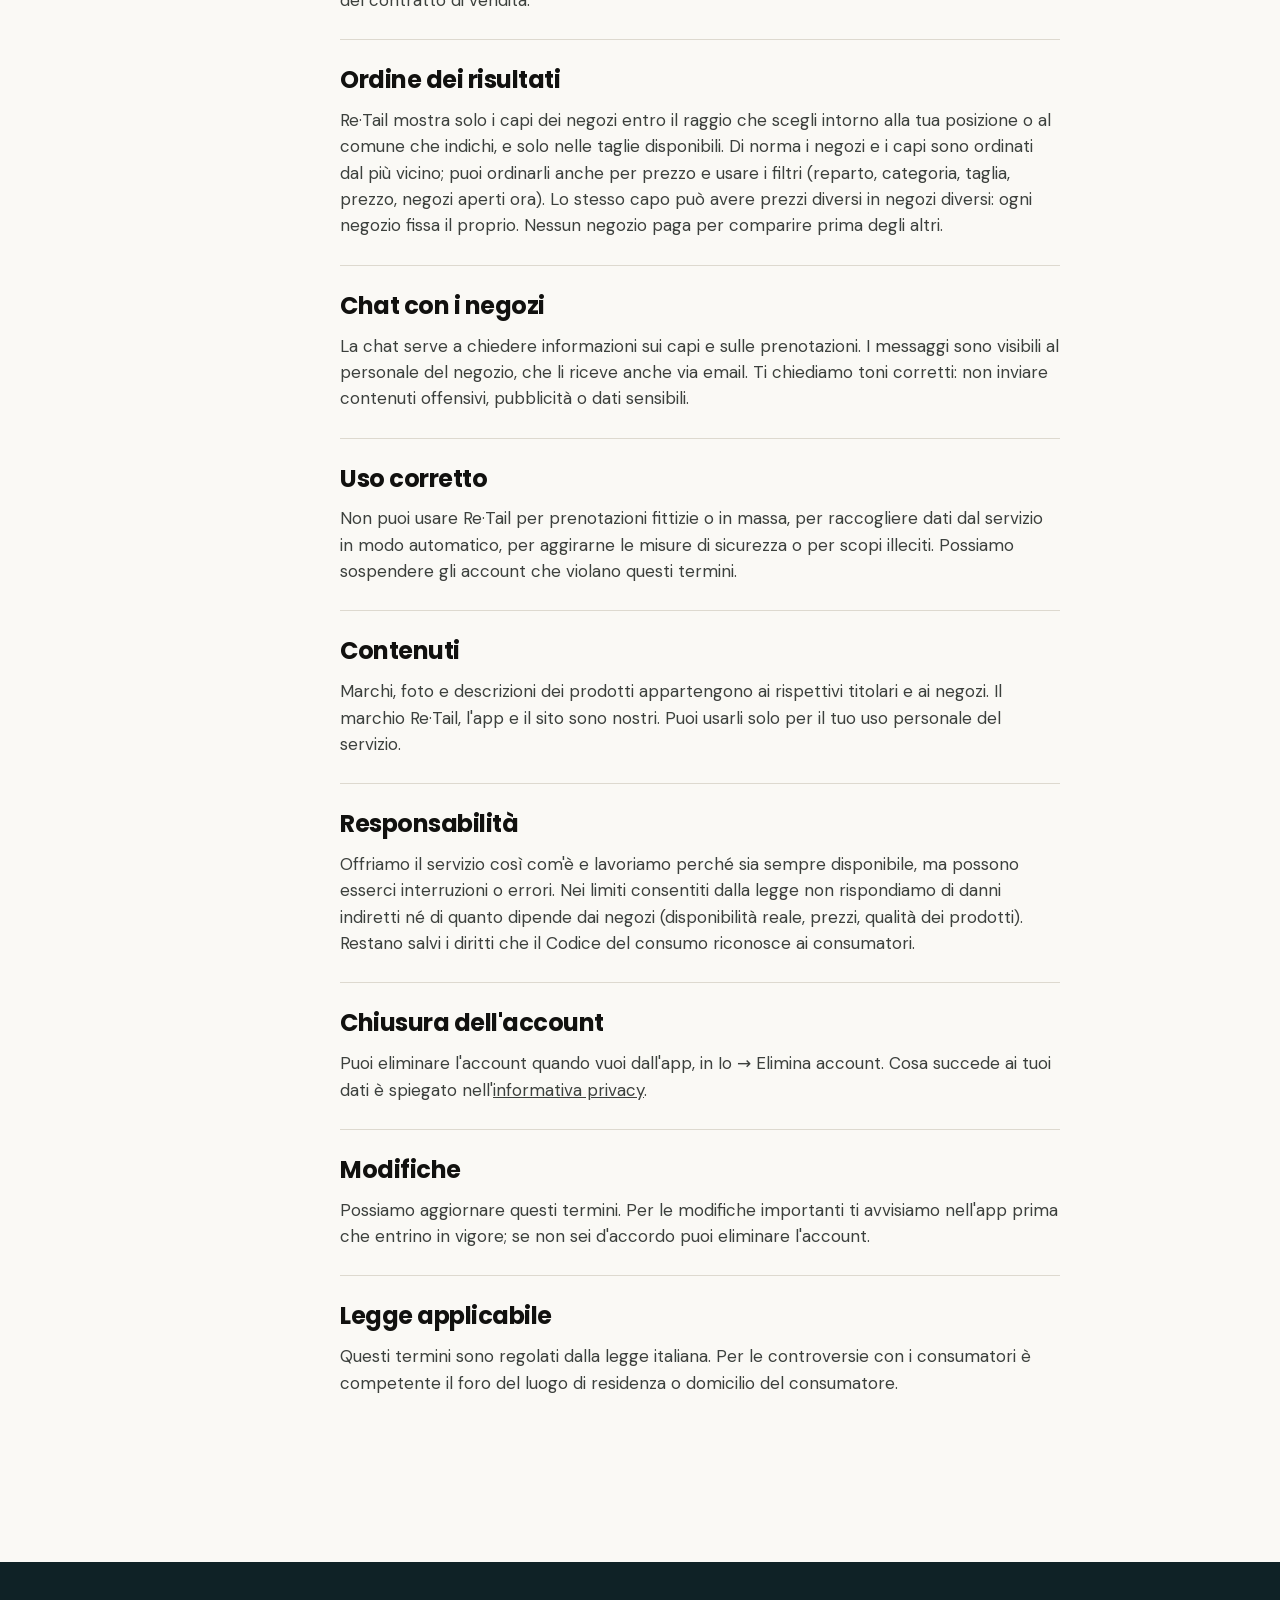
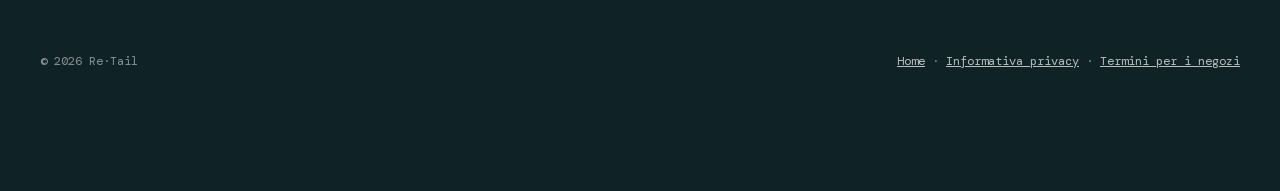
<file: termini.html>
<!doctype html>
<html lang="it">
<head>
<meta charset="utf-8">
<script>if (location.protocol === 'http:' && location.hostname === 're-tail.it') location.replace('https://re-tail.it' + location.pathname + location.search + location.hash);</script>
<script src="zoom.js"></script>
<meta name="viewport" content="width=device-width, initial-scale=1">
<title>Termini di servizio — Re·Tail</title>
<meta name="description" content="Le condizioni d'uso dell'app Re·Tail.">
<link rel="canonical" href="https://re-tail.it/termini.html">
<meta property="og:type" content="website">
<meta property="og:site_name" content="Re·Tail">
<meta property="og:locale" content="it_IT">
<meta property="og:url" content="https://re-tail.it/termini.html">
<meta property="og:title" content="Termini di servizio — Re·Tail">
<meta property="og:description" content="Le condizioni d'uso dell'app Re·Tail.">
<meta property="og:image" content="https://re-tail.it/media/og-image.jpg">
<meta property="og:image:width" content="1200">
<meta property="og:image:height" content="630">
<meta property="og:image:alt" content="Re·Tail: la moda locale, a portata di mano.">
<meta name="twitter:card" content="summary_large_image">
<meta name="theme-color" content="#D9EBE1">
<link rel="icon" href="favicon.png">
<link rel="stylesheet" href="fonts.css">
<link rel="stylesheet" href="styles.css">
</head>
<body>
<header class="doc-head">
  <div class="topbar"><div class="wrap"><a class="logo" href="./"><img src="brand/re-logo-sm.webp" alt="Re·Tail" width="260" height="127"></a><a class="back" href="./">← Home</a></div></div>
  <div class="wrap">
    <span class="eyebrow">Legale</span>
    <h1>Termini<br>di servizio</h1>
    <p>Aggiornati il 10 novembre 2026</p>
  </div>
</header>

<main class="doc">
  <div class="wrap">
    <nav class="toc" aria-label="Indice">
      <a href="#chi">Chi siamo</a><a href="#servizio">Il servizio</a><a href="#account">Account</a><a href="#prenotazioni">Prenotazioni</a><a href="#acquisti">Acquisti</a><a href="#risultati">Ordine dei risultati</a><a href="#chat">Chat con i negozi</a><a href="#uso">Uso corretto</a><a href="#contenuti">Contenuti</a><a href="#responsabilita">Responsabilità</a><a href="#chiusura">Chiusura dell'account</a><a href="#modifiche">Modifiche</a><a href="#legge">Legge applicabile</a>
    </nav>
    <article>
      <section id="chi">
        <h2>Chi siamo</h2>
        <p>L'app e il sito Re·Tail sono gestiti da Fabio Di Giovanni, Andria (BT) (“Re·Tail”, “noi”). Usando l'app accetti questi termini. Per domande scrivi a <a href="mailto:info@re-tail.it">info@re-tail.it</a>.</p>
      </section>
      <section id="servizio">
        <h2>Il servizio</h2>
        <p>Re·Tail mostra i capi disponibili nei negozi fisici aderenti, con taglie, distanza e orari, e permette di prenotare una visita in negozio e di scrivere ai negozi. Re·Tail non vende prodotti, non incassa pagamenti e non spedisce merce.</p>
        <p>Disponibilità, prezzi e descrizioni sono forniti dai negozi e aggiornati da loro. Facciamo il possibile perché siano corretti, ma possono cambiare tra il momento in cui li vedi e quello in cui arrivi in negozio.</p>
      </section>
      <section id="account">
        <h2>Account</h2>
        <p>Puoi sfogliare il catalogo senza account. Per salvare capi in wishlist, prenotare e scrivere ai negozi serve un account, con email e password o con Google, Apple o Facebook. Devi avere almeno 14 anni, fornire dati veri e custodire le credenziali: sei responsabile di quello che avviene con il tuo account.</p>
      </section>
      <section id="prenotazioni">
        <h2>Prenotazioni</h2>
        <ul>
          <li>Prenoti una <b>visita</b>, non il capo: il negozio sa che passerai a provare i capi e le taglie che hai scelto nella fascia oraria indicata, ma gli articoli restano in vendita in negozio e potrebbero essere venduti prima del tuo arrivo. La prenotazione è gratuita e non obbliga ad acquistare.</li>
          <li>La prenotazione vale fino alla fine della fascia oraria scelta, poi scade da sola.</li>
          <li>Puoi spostarla, modificarla o annullarla dall'app. Se non puoi andare, annullala: così il negozio non ti aspetta.</li>
          <li>Il negozio registra l'esito della visita (acquisto o mancata presentazione). In casi eccezionali (capo venduto, chiusura imprevista) può non riuscire ad accoglierti come previsto: in quel caso cerchiamo di avvisarti nell'app.</li>
        </ul>
      </section>
      <section id="acquisti">
        <h2>Acquisti</h2>
        <p>L'acquisto avviene in negozio, direttamente tra te e il negoziante, alle condizioni del negozio (prezzi, pagamenti, cambi, resi e garanzia legale di conformità). Re·Tail non è parte del contratto di vendita.</p>
      </section>
      <section id="risultati">
        <h2>Ordine dei risultati</h2>
        <p>Re·Tail mostra solo i capi dei negozi entro il raggio che scegli intorno alla tua posizione o al comune che indichi, e solo nelle taglie disponibili. Di norma i negozi e i capi sono ordinati dal più vicino; puoi ordinarli anche per prezzo e usare i filtri (reparto, categoria, taglia, prezzo, negozi aperti ora). Lo stesso capo può avere prezzi diversi in negozi diversi: ogni negozio fissa il proprio. Nessun negozio paga per comparire prima degli altri.</p>
      </section>
      <section id="chat">
        <h2>Chat con i negozi</h2>
        <p>La chat serve a chiedere informazioni sui capi e sulle prenotazioni. I messaggi sono visibili al personale del negozio, che li riceve anche via email. Ti chiediamo toni corretti: non inviare contenuti offensivi, pubblicità o dati sensibili.</p>
      </section>
      <section id="uso">
        <h2>Uso corretto</h2>
        <p>Non puoi usare Re·Tail per prenotazioni fittizie o in massa, per raccogliere dati dal servizio in modo automatico, per aggirarne le misure di sicurezza o per scopi illeciti. Possiamo sospendere gli account che violano questi termini.</p>
      </section>
      <section id="contenuti">
        <h2>Contenuti</h2>
        <p>Marchi, foto e descrizioni dei prodotti appartengono ai rispettivi titolari e ai negozi. Il marchio Re·Tail, l'app e il sito sono nostri. Puoi usarli solo per il tuo uso personale del servizio.</p>
      </section>
      <section id="responsabilita">
        <h2>Responsabilità</h2>
        <p>Offriamo il servizio così com'è e lavoriamo perché sia sempre disponibile, ma possono esserci interruzioni o errori. Nei limiti consentiti dalla legge non rispondiamo di danni indiretti né di quanto dipende dai negozi (disponibilità reale, prezzi, qualità dei prodotti). Restano salvi i diritti che il Codice del consumo riconosce ai consumatori.</p>
      </section>
      <section id="chiusura">
        <h2>Chiusura dell'account</h2>
        <p>Puoi eliminare l'account quando vuoi dall'app, in Io → Elimina account. Cosa succede ai tuoi dati è spiegato nell'<a href="privacy.html">informativa privacy</a>.</p>
      </section>
      <section id="modifiche">
        <h2>Modifiche</h2>
        <p>Possiamo aggiornare questi termini. Per le modifiche importanti ti avvisiamo nell'app prima che entrino in vigore; se non sei d'accordo puoi eliminare l'account.</p>
      </section>
      <section id="legge">
        <h2>Legge applicabile</h2>
        <p>Questi termini sono regolati dalla legge italiana. Per le controversie con i consumatori è competente il foro del luogo di residenza o domicilio del consumatore.</p>
      </section>
    </article>
  </div>
</main>

<footer>
  <div class="wrap">
    <div class="legal" style="margin-top:0;border-top:0;padding-top:0"><span>© 2026 Re·Tail</span><span><a href="./">Home</a> · <a href="privacy.html">Informativa privacy</a> · <a href="termini-negozi.html">Termini per i negozi</a></span></div>
  </div>
</footer>
</body>
</html>
</file>
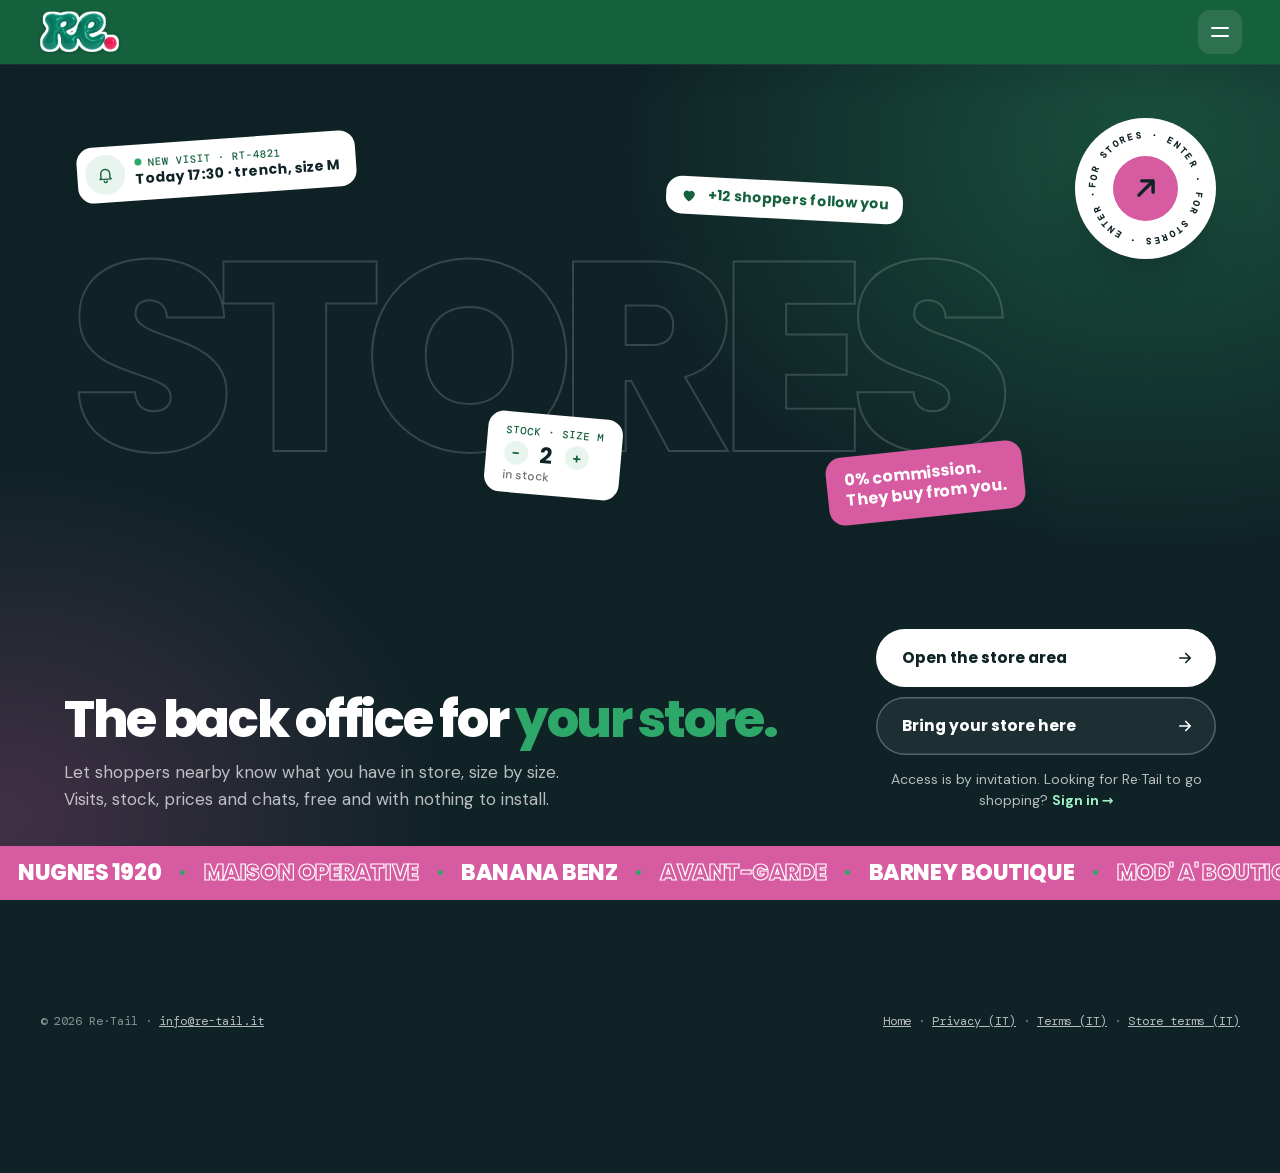
<file: en/for-stores.html>
<!doctype html>
<html lang="en">
<head>
<meta charset="utf-8">
<script>if (location.protocol === 'http:' && location.hostname === 're-tail.it') location.replace('https://re-tail.it' + location.pathname + location.search + location.hash);</script>
<script src="../zoom.js"></script>
<meta name="viewport" content="width=device-width, initial-scale=1">
<title>For stores — Re·Tail</title>
<meta name="description" content="Re·Tail for stores: stock by size, booked visits and chats with shoppers.">
<link rel="canonical" href="https://re-tail.it/en/for-stores.html">
<link rel="alternate" hreflang="it" href="https://re-tail.it/area-negozi.html">
<link rel="alternate" hreflang="en" href="https://re-tail.it/en/for-stores.html">
<link rel="alternate" hreflang="x-default" href="https://re-tail.it/area-negozi.html">
<meta property="og:type" content="website">
<meta property="og:site_name" content="Re·Tail">
<meta property="og:locale" content="en_GB">
<meta property="og:url" content="https://re-tail.it/en/for-stores.html">
<meta property="og:title" content="For stores — Re·Tail">
<meta property="og:description" content="Re·Tail for stores: stock by size, booked visits and chats with shoppers.">
<meta property="og:image" content="https://re-tail.it/media/og-image.jpg">
<meta property="og:image:width" content="1200">
<meta property="og:image:height" content="630">
<meta property="og:image:alt" content="Re·Tail: local fashion, within reach.">
<meta name="twitter:card" content="summary_large_image">
<meta name="theme-color" content="#15613D">
<link rel="icon" href="../favicon.png">
<link rel="apple-touch-icon" href="../apple-touch-icon.png">
<link rel="stylesheet" href="../fonts.css">
<link rel="stylesheet" href="../styles.css">
</head>
<body>

<!-- TOP BAR: dark green banner with the site sections, the shop area and the login. -->
<div class="navbar" id="navbar">
  <nav class="tb" aria-label="Site sections">
    <a class="logo" href="./#top" aria-label="Re·Tail, home"><img src="../brand/re-logo-sticker-sm.webp" alt="Re·Tail" width="290" height="154"></a>
    <div class="tb-links" id="tbLinks">
      <div class="tb-nav">
        <a href="./#top">Home</a>
        <a href="./#perche">Why Re·Tail</a>
        <a href="./#app">The app</a>
        <a href="./#come-funziona">How it works</a>
        <a href="./#negozi">For stores</a>
        <a href="./#dove">Where we are</a>
        <a href="./#domande">FAQ</a>
        <a href="./#contatti">Contact</a>
      </div>
      <div class="tb-actions">
        <a class="tb-lang" href="../area-negozi.html" hreflang="it" lang="it" aria-label="Versione italiana">IT</a>
        <a class="tb-btn ghost" href="https://negozi.re-tail.it/">Store area</a>
        <a class="tb-btn solid" href="https://app.re-tail.it/">Sign in</a>
      </div>
    </div>
    <button class="tb-menu" type="button" aria-expanded="false" aria-controls="tbLinks" aria-label="Open the menu"><i></i><i></i></button>
  </nav>
</div>

<main class="poster shop">
  <div class="pz-word" aria-hidden="true"><span class="ghost">STORES</span><span style="--img: url(../media/real/negozio-nugnes-1.jpg)">STORES</span><span style="--img: url(../media/real/negozio-maisonop-1.jpg)">STORES</span><span style="--img: url(../media/real/negozio-bananabenz-1.jpg)">STORES</span></div>
  <a class="pz-badge" href="https://negozi.re-tail.it/" aria-label="Open the store area">
    <svg class="ring" viewBox="0 0 200 200" aria-hidden="true"><defs><path id="pzc" d="M100,100 m-78,0 a78,78 0 1,1 156,0 a78,78 0 1,1 -156,0"/></defs><text><textPath href="#pzc" textLength="486" lengthAdjust="spacing">FOR STORES · ENTER · FOR STORES · ENTER · </textPath></text></svg>
    <span class="core"><svg viewBox="0 0 24 24" width="34" height="34" aria-hidden="true"><path d="M7 17 17 7M9 7h8v8" fill="none" stroke="currentColor" stroke-width="2.4" stroke-linecap="round" stroke-linejoin="round"/></svg></span>
  </a>
  <div class="pz-st st1"><i class="bell"><svg viewBox="0 0 24 24" width="18" height="18" aria-hidden="true"><path d="M6 16.5V11a6 6 0 0 1 12 0v5.5l1.5 1.5h-15zM10 20.5a2 2 0 0 0 4 0" fill="none" stroke="currentColor" stroke-width="1.9" stroke-linejoin="round" stroke-linecap="round"/></svg></i><span><small><i></i>New visit · RT-4821</small><b>Today 17:30 · trench, size M</b></span></div>
  <div class="pz-st st2"><small>Stock · size M</small><b class="step"><em>−</em>2<em>+</em></b><span>in stock</span></div>
  <div class="pz-st st3"><svg viewBox="0 0 24 24" width="18" height="18" aria-hidden="true"><path d="M12 20.5s-7.5-4.6-7.5-10A4.3 4.3 0 0 1 12 7.8a4.3 4.3 0 0 1 7.5 2.7c0 5.4-7.5 10-7.5 10z" fill="currentColor"/></svg>+12 shoppers follow you</div>
  <div class="pz-st st4">0% commission.<br>They buy from you.</div>
  <section class="pz-copy">
    <h1>The back office for <span class="g">your store.</span></h1>
    <p>Let shoppers nearby know what you have in store, size by size. Visits, stock, prices and chats, free and with nothing to install.</p>
  </section>
  <div class="pz-actions">
    <a class="pz-btn" href="https://negozi.re-tail.it/">Open the store area <svg viewBox="0 0 24 24" width="18" height="18" aria-hidden="true"><path d="M5 12h14M13 6l6 6-6 6" fill="none" stroke="currentColor" stroke-width="2.2" stroke-linecap="round" stroke-linejoin="round"/></svg></a>
    <a class="pz-btn ghost" href="mailto:info@re-tail.it?subject=I%20want%20Re%C2%B7Tail%20in%20my%20store">Bring your store here <svg viewBox="0 0 24 24" width="18" height="18" aria-hidden="true"><path d="M5 12h14M13 6l6 6-6 6" fill="none" stroke="currentColor" stroke-width="2.2" stroke-linecap="round" stroke-linejoin="round"/></svg></a>
    <p class="pz-aside">Access is by invitation. Looking for Re·Tail to go shopping? <a href="sign-in.html">Sign in →</a></p>
  </div>
  <div class="pz-mq" aria-hidden="true"><div><span>Nugnes 1920</span><i>·</i><span>Maison Operative</span><i>·</i><span>Banana Benz</span><i>·</i><span>Avant-Garde</span><i>·</i><span>Barney Boutique</span><i>·</i><span>Mod' A' Boutique</span><i>·</i><span>Peeper</span><i>·</i><span>Quaranta Uomo</span><i>·</i><span>Quaranta Donna</span><i>·</i><span>Concept Andria</span><i>·</i><span>Nugnes 1920</span><i>·</i><span>Maison Operative</span><i>·</i><span>Banana Benz</span><i>·</i><span>Avant-Garde</span><i>·</i><span>Barney Boutique</span><i>·</i><span>Mod' A' Boutique</span><i>·</i><span>Peeper</span><i>·</i><span>Quaranta Uomo</span><i>·</i><span>Quaranta Donna</span><i>·</i><span>Concept Andria</span><i>·</i></div></div>
</main>

<footer class="gate-foot">
  <div class="wrap legal"><span>© 2026 Re·Tail · <a href="mailto:info@re-tail.it">info@re-tail.it</a></span><span><a href="./">Home</a> · <a href="../privacy.html">Privacy (IT)</a> · <a href="../termini.html">Terms (IT)</a> · <a href="../termini-negozi.html">Store terms (IT)</a></span></div>
</footer>

<script src="../nav.js"></script>
</body>
</html>
</file>
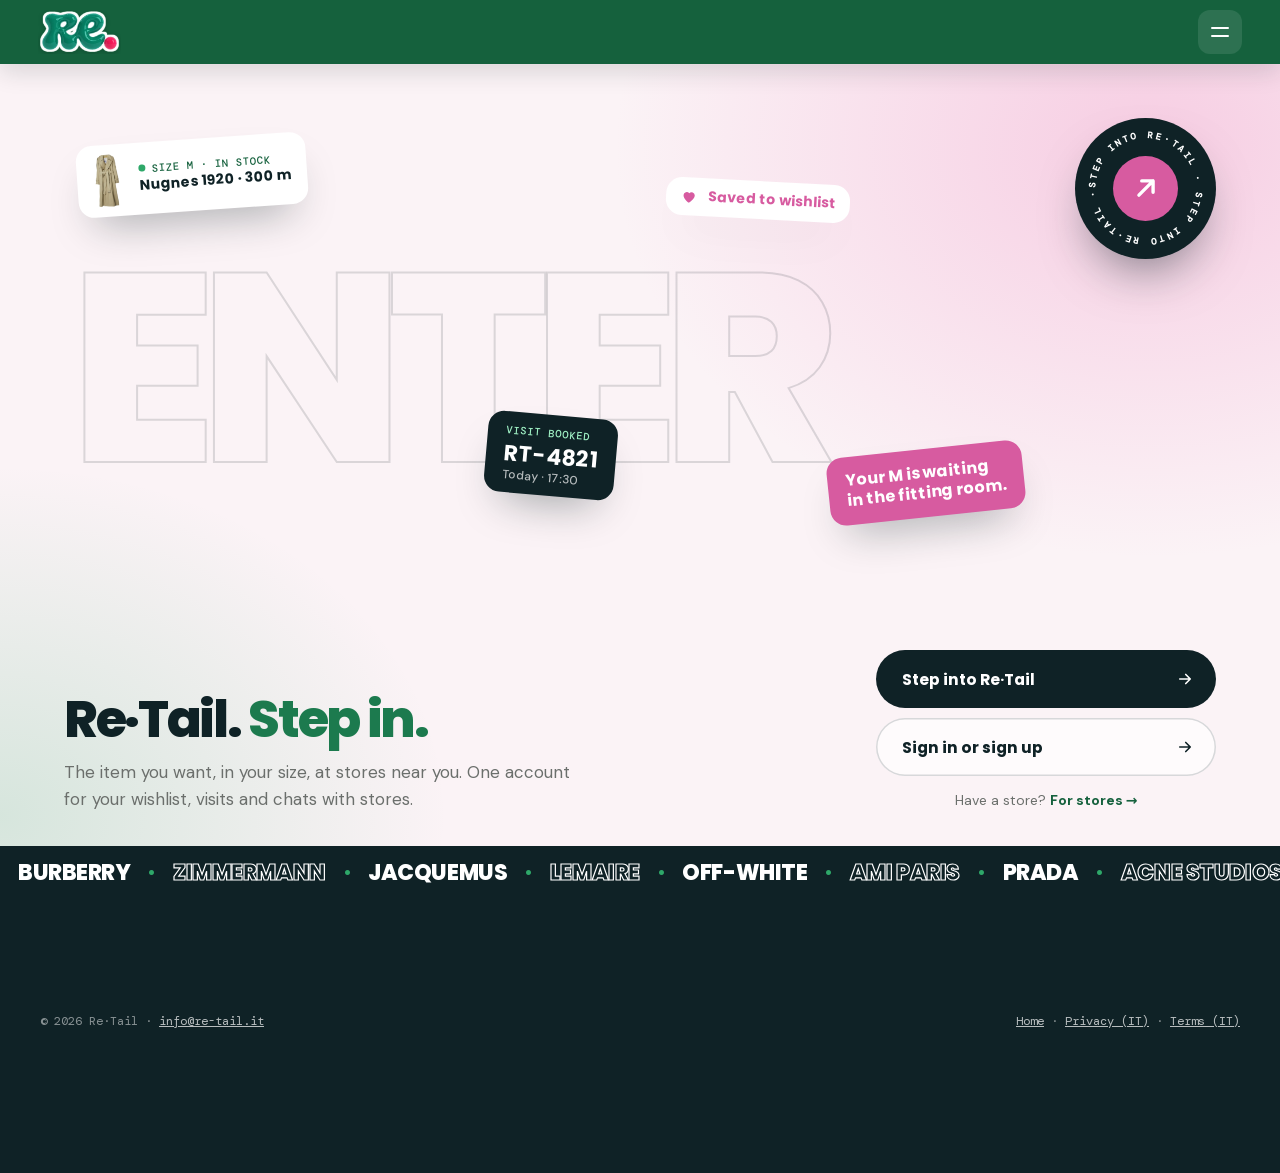
<file: en/sign-in.html>
<!doctype html>
<html lang="en">
<head>
<meta charset="utf-8">
<script>if (location.protocol === 'http:' && location.hostname === 're-tail.it') location.replace('https://re-tail.it' + location.pathname + location.search + location.hash);</script>
<script src="../zoom.js"></script>
<meta name="viewport" content="width=device-width, initial-scale=1">
<title>Sign in — Re·Tail</title>
<meta name="description" content="Sign in to Re·Tail: find the item in your size at stores near you and book a visit.">
<link rel="canonical" href="https://re-tail.it/en/sign-in.html">
<link rel="alternate" hreflang="it" href="https://re-tail.it/accedi.html">
<link rel="alternate" hreflang="en" href="https://re-tail.it/en/sign-in.html">
<link rel="alternate" hreflang="x-default" href="https://re-tail.it/accedi.html">
<meta property="og:type" content="website">
<meta property="og:site_name" content="Re·Tail">
<meta property="og:locale" content="en_GB">
<meta property="og:url" content="https://re-tail.it/en/sign-in.html">
<meta property="og:title" content="Sign in — Re·Tail">
<meta property="og:description" content="Sign in to Re·Tail: find the item in your size at stores near you and book a visit.">
<meta property="og:image" content="https://re-tail.it/media/og-image.jpg">
<meta property="og:image:width" content="1200">
<meta property="og:image:height" content="630">
<meta property="og:image:alt" content="Re·Tail: local fashion, within reach.">
<meta name="twitter:card" content="summary_large_image">
<meta name="theme-color" content="#15613D">
<link rel="icon" href="../favicon.png">
<link rel="apple-touch-icon" href="../apple-touch-icon.png">
<link rel="stylesheet" href="../fonts.css">
<link rel="stylesheet" href="../styles.css">
</head>
<body>

<!-- TOP BAR: dark green banner with the site sections, the shop area and the login. -->
<div class="navbar" id="navbar">
  <nav class="tb" aria-label="Site sections">
    <a class="logo" href="./#top" aria-label="Re·Tail, home"><img src="../brand/re-logo-sticker-sm.webp" alt="Re·Tail" width="290" height="154"></a>
    <div class="tb-links" id="tbLinks">
      <div class="tb-nav">
        <a href="./#top">Home</a>
        <a href="./#perche">Why Re·Tail</a>
        <a href="./#app">The app</a>
        <a href="./#come-funziona">How it works</a>
        <a href="./#negozi">For stores</a>
        <a href="./#dove">Where we are</a>
        <a href="./#domande">FAQ</a>
        <a href="./#contatti">Contact</a>
      </div>
      <div class="tb-actions">
        <a class="tb-lang" href="../accedi.html" hreflang="it" lang="it" aria-label="Versione italiana">IT</a>
        <a class="tb-btn ghost" href="https://negozi.re-tail.it/">Store area</a>
        <a class="tb-btn solid" href="https://app.re-tail.it/">Sign in</a>
      </div>
    </div>
    <button class="tb-menu" type="button" aria-expanded="false" aria-controls="tbLinks" aria-label="Open the menu"><i></i><i></i></button>
  </nav>
</div>

<main class="poster">
  <div class="pz-word" aria-hidden="true"><span class="ghost">ENTER</span><span style="--img: url(../media/campagne/zimmermann-2.jpg)">ENTER</span><span style="--img: url(../media/campagne/burberry-coppia.jpg)">ENTER</span><span style="--img: url(../media/campagne/off-white-uomo-2.jpg)">ENTER</span></div>
  <a class="pz-badge" href="https://app.re-tail.it/" aria-label="Step into Re·Tail">
    <svg class="ring" viewBox="0 0 200 200" aria-hidden="true"><defs><path id="pzc" d="M100,100 m-78,0 a78,78 0 1,1 156,0 a78,78 0 1,1 -156,0"/></defs><text><textPath href="#pzc" textLength="486" lengthAdjust="spacing">STEP INTO RE·TAIL · STEP INTO RE·TAIL · </textPath></text></svg>
    <span class="core"><svg viewBox="0 0 24 24" width="34" height="34" aria-hidden="true"><path d="M7 17 17 7M9 7h8v8" fill="none" stroke="currentColor" stroke-width="2.4" stroke-linecap="round" stroke-linejoin="round"/></svg></span>
  </a>
  <div class="pz-st st1"><img src="../media/real/burberry-trench.jpg" alt=""><span><small><i></i>Size M · in stock</small><b>Nugnes 1920 · 300 m</b></span></div>
  <div class="pz-st st2"><small>Visit booked</small><b>RT-4821</b><span>Today · 17:30</span></div>
  <div class="pz-st st3"><svg viewBox="0 0 24 24" width="18" height="18" aria-hidden="true"><path d="M12 20.5s-7.5-4.6-7.5-10A4.3 4.3 0 0 1 12 7.8a4.3 4.3 0 0 1 7.5 2.7c0 5.4-7.5 10-7.5 10z" fill="currentColor"/></svg>Saved to wishlist</div>
  <div class="pz-st st4">Your M is waiting<br>in the fitting room.</div>
  <section class="pz-copy">
    <h1>Re·Tail. <span class="g">Step in.</span></h1>
    <p>The item you want, in your size, at stores near you. One account for your wishlist, visits and chats with stores.</p>
  </section>
  <div class="pz-actions">
    <a class="pz-btn" href="https://app.re-tail.it/">Step into Re·Tail <svg viewBox="0 0 24 24" width="18" height="18" aria-hidden="true"><path d="M5 12h14M13 6l6 6-6 6" fill="none" stroke="currentColor" stroke-width="2.2" stroke-linecap="round" stroke-linejoin="round"/></svg></a>
    <a class="pz-btn ghost" href="https://app.re-tail.it/auth">Sign in or sign up <svg viewBox="0 0 24 24" width="18" height="18" aria-hidden="true"><path d="M5 12h14M13 6l6 6-6 6" fill="none" stroke="currentColor" stroke-width="2.2" stroke-linecap="round" stroke-linejoin="round"/></svg></a>
    <p class="pz-aside">Have a store? <a href="https://negozi.re-tail.it/">For stores →</a></p>
  </div>
  <div class="pz-mq" aria-hidden="true"><div><span>Burberry</span><i>·</i><span>Zimmermann</span><i>·</i><span>Jacquemus</span><i>·</i><span>Lemaire</span><i>·</i><span>Off-White</span><i>·</i><span>AMI Paris</span><i>·</i><span>Prada</span><i>·</i><span>Acne Studios</span><i>·</i><span>Vivienne Westwood</span><i>·</i><span>Moschino</span><i>·</i><span>Dondup</span><i>·</i><span>Pinko</span><i>·</i><span>Burberry</span><i>·</i><span>Zimmermann</span><i>·</i><span>Jacquemus</span><i>·</i><span>Lemaire</span><i>·</i><span>Off-White</span><i>·</i><span>AMI Paris</span><i>·</i><span>Prada</span><i>·</i><span>Acne Studios</span><i>·</i><span>Vivienne Westwood</span><i>·</i><span>Moschino</span><i>·</i><span>Dondup</span><i>·</i><span>Pinko</span><i>·</i></div></div>
</main>

<footer class="gate-foot">
  <div class="wrap legal"><span>© 2026 Re·Tail · <a href="mailto:info@re-tail.it">info@re-tail.it</a></span><span><a href="./">Home</a> · <a href="../privacy.html">Privacy (IT)</a> · <a href="../termini.html">Terms (IT)</a></span></div>
</footer>

<script src="../nav.js"></script>
</body>
</html>
</file>
<file: fonts.css>
@font-face {
  font-family: 'DM Mono';
  font-style: normal;
  font-weight: 400;
  font-display: swap;
  src: url(fonts/DMMono-400.woff2) format('woff2');
  unicode-range: U+0000-00FF, U+0131, U+0152-0153, U+02BB-02BC, U+02C6, U+02DA, U+02DC, U+0304, U+0308, U+0329, U+2000-206F, U+20AC, U+2122, U+2191, U+2193, U+2212, U+2215, U+FEFF, U+FFFD;
}
@font-face {
  font-family: 'DM Mono';
  font-style: normal;
  font-weight: 500;
  font-display: swap;
  src: url(fonts/DMMono-500.woff2) format('woff2');
  unicode-range: U+0000-00FF, U+0131, U+0152-0153, U+02BB-02BC, U+02C6, U+02DA, U+02DC, U+0304, U+0308, U+0329, U+2000-206F, U+20AC, U+2122, U+2191, U+2193, U+2212, U+2215, U+FEFF, U+FFFD;
}
@font-face {
  font-family: 'DM Sans';
  font-style: normal;
  font-weight: 400;
  font-display: swap;
  src: url(fonts/DMSans-400.woff2) format('woff2');
  unicode-range: U+0000-00FF, U+0131, U+0152-0153, U+02BB-02BC, U+02C6, U+02DA, U+02DC, U+0304, U+0308, U+0329, U+2000-206F, U+20AC, U+2122, U+2191, U+2193, U+2212, U+2215, U+FEFF, U+FFFD;
}
@font-face {
  font-family: 'DM Sans';
  font-style: normal;
  font-weight: 500;
  font-display: swap;
  src: url(fonts/DMSans-500.woff2) format('woff2');
  unicode-range: U+0000-00FF, U+0131, U+0152-0153, U+02BB-02BC, U+02C6, U+02DA, U+02DC, U+0304, U+0308, U+0329, U+2000-206F, U+20AC, U+2122, U+2191, U+2193, U+2212, U+2215, U+FEFF, U+FFFD;
}
@font-face {
  font-family: 'DM Sans';
  font-style: normal;
  font-weight: 700;
  font-display: swap;
  src: url(fonts/DMSans-700.woff2) format('woff2');
  unicode-range: U+0000-00FF, U+0131, U+0152-0153, U+02BB-02BC, U+02C6, U+02DA, U+02DC, U+0304, U+0308, U+0329, U+2000-206F, U+20AC, U+2122, U+2191, U+2193, U+2212, U+2215, U+FEFF, U+FFFD;
}
@font-face {
  font-family: 'Poppins';
  font-style: normal;
  font-weight: 500;
  font-display: swap;
  src: url(fonts/Poppins-500.woff2) format('woff2');
  unicode-range: U+0000-00FF, U+0131, U+0152-0153, U+02BB-02BC, U+02C6, U+02DA, U+02DC, U+0304, U+0308, U+0329, U+2000-206F, U+20AC, U+2122, U+2191, U+2193, U+2212, U+2215, U+FEFF, U+FFFD;
}
@font-face {
  font-family: 'Poppins';
  font-style: normal;
  font-weight: 700;
  font-display: swap;
  src: url(fonts/Poppins-700.woff2) format('woff2');
  unicode-range: U+0000-00FF, U+0131, U+0152-0153, U+02BB-02BC, U+02C6, U+02DA, U+02DC, U+0304, U+0308, U+0329, U+2000-206F, U+20AC, U+2122, U+2191, U+2193, U+2212, U+2215, U+FEFF, U+FFFD;
}
@font-face {
  font-family: 'Poppins';
  font-style: normal;
  font-weight: 800;
  font-display: swap;
  src: url(fonts/Poppins-800.woff2) format('woff2');
  unicode-range: U+0000-00FF, U+0131, U+0152-0153, U+02BB-02BC, U+02C6, U+02DA, U+02DC, U+0304, U+0308, U+0329, U+2000-206F, U+20AC, U+2122, U+2191, U+2193, U+2212, U+2215, U+FEFF, U+FFFD;
}
</file>
<file: styles.css>
/* Re·Tail website. Tokens from src/theme/retail.ts (the app's design system). */
:root { --vh: 1vh; --svh: 1svh; --dvh: 1dvh; --vw: 1vw; --vmin: 1vmin; --vmax: 1vmax;
  --pine: #0F2226;
  --em600: #15613D;
  --em500: #1C7A4E;
  --em400: #2EA869;
  --mint200: #D5EBDF;
  --mint100: #E8F5EE;
  --mint50: #F1F8F3;
  --wash: #D9EBE1;
  --ink: #11110F;
  --pink: #D75BA0;
  --pink-soft: #F19FCB;
  --text2: #6B6F6C;
  --text3: #9A968B;
  --line: #ECEAE3;
  --line-soft: #F1EFE9;
  --border: #DDD9CF;
  --img-bg: #EDEAE3;
  --nav-off: #B8B4A8;
  --paper: #FAF9F5;
  --white: #FFFFFF;
  --display: 'Poppins', system-ui, sans-serif;
  --body: 'DM Sans', system-ui, sans-serif;
  --mono: 'DM Mono', ui-monospace, monospace;
  --ease: cubic-bezier(0.16, 1, 0.3, 1);
}

* { box-sizing: border-box; }
html { -webkit-text-size-adjust: 100%; }
body {
  margin: 0;
  background: var(--paper);
  color: var(--ink);
  font: 400 17px/1.55 var(--body);
  -webkit-font-smoothing: antialiased;
  overflow-x: hidden;
}
img, video { display: block; max-width: 100%; }
a { color: inherit; }
h1, h2, h3 { font-family: var(--display); margin: 0; letter-spacing: -0.03em; }
p { margin: 0; }
figure { margin: 0; }
.g { color: var(--em500); }

.eyebrow {
  font: 500 12px/1 var(--mono);
  letter-spacing: 0.22em;
  text-transform: uppercase;
  color: var(--em500);
}
.dot { color: var(--em400); }
.wrap { width: min(1200px, 100% - 40px); margin: 0 auto; }

/* Logo: the 3D "re." mark (brand/re-logo*.webp; the "sticker" files have a white rim for green and dark grounds) */
a.logo, span.logo { display: inline-flex; align-items: center; text-decoration: none; line-height: 0; }
a.logo img, span.logo img { display: block; height: 34px; width: auto; transition: transform .25s cubic-bezier(.2,.7,.2,1); }
a.logo:hover img { transform: rotate(-4deg) scale(1.06); }

/* Floating pill nav at the bottom */
.pill {
  position: fixed; left: 50%; bottom: 18px; z-index: 50;
  transform: translateX(-50%);
  display: flex; align-items: center; gap: 4px;
  padding: 6px;
  background: rgba(255, 255, 255, 0.86);
  backdrop-filter: blur(14px); -webkit-backdrop-filter: blur(14px);
  border: 1px solid rgba(15, 34, 38, 0.08);
  border-radius: 999px;
  box-shadow: 0 10px 30px rgba(15, 34, 38, 0.12);
  transition: opacity .4s, transform .5s var(--ease);
}
/* Hidden while the hero is on screen, where it would cover the big words. */
.pill.away { opacity: 0; transform: translate(-50%, 24px); pointer-events: none; }
.pill a { text-decoration: none; }
.pill .lnk { font: 500 11px/1 var(--mono); letter-spacing: 0.14em; text-transform: uppercase; padding: 12px 14px; border-radius: 999px; color: var(--text2); transition: background .2s, color .2s; }
.pill .lnk:hover { background: var(--mint100); color: var(--em600); }
.pill .logo { padding: 0 6px; }
.pill .logo img { height: 36px; }

.btn { display: inline-flex; align-items: center; padding: 14px 20px; background: var(--pine); color: var(--white); text-decoration: none; font: 700 12px/1 var(--body); letter-spacing: .14em; text-transform: uppercase; border-radius: 999px; transition: transform .3s var(--ease), background .2s; }
.btn:hover { transform: translateY(-2px); background: var(--em600); }
.btn.ghost { background: transparent; color: var(--pine); box-shadow: inset 0 0 0 1.5px rgba(15, 34, 38, .3); }
.btn.ghost:hover { background: var(--white); }
.btn.pink { background: var(--pink); }
.btn.pink:hover { background: #C94C92; }

/* ---------- PHONE (realistic iPhone; real app screenshots at 402 × 874 points, scaled) ---------- */
.device {
  --w: 300px;
  --s: .7;
  position: relative;
  width: var(--w);
  padding: calc(var(--w) * .03);
  border-radius: calc(var(--w) * .17);
  background: linear-gradient(140deg, #4b4f52 0%, #1b1d1e 22%, #0d0e0f 60%, #34373a 100%);
  box-shadow:
    inset 0 0 0 1.5px #6a6e72,
    inset 0 0 0 calc(var(--w) * .014) #0a0a0a,
    0 2px 3px rgba(0, 0, 0, .2),
    0 50px 90px -30px rgba(15, 34, 38, .55),
    0 30px 50px -40px rgba(15, 34, 38, .6);
}
.device::before, .device::after { /* side buttons */
  content: ''; position: absolute; width: 3px; border-radius: 2px; background: #2a2c2e;
}
.device::before { left: -2px; top: 22%; height: 7%; box-shadow: 0 calc(var(--w) * .2) 0 #2a2c2e; }
.device::after { right: -2px; top: 28%; height: 11%; }
.glass { position: relative; aspect-ratio: 402 / 874; border-radius: calc(var(--w) * .14); overflow: hidden; background: #D9EBE1; isolation: isolate; }
.glass::after { /* soft reflection */
  content: ''; position: absolute; inset: 0; z-index: 20; pointer-events: none;
  background: linear-gradient(115deg, rgba(255, 255, 255, .16) 0%, rgba(255, 255, 255, 0) 32%);
}
.ui {
  position: absolute; left: 0; top: 0; width: 402px; height: 874px;
  transform: scale(var(--s)); transform-origin: 0 0;
  font: 400 15px/1.35 var(--body); color: var(--ink);
  text-align: left; letter-spacing: 0;
}
.ui::after { /* home indicator */
  content: ''; position: absolute; left: 50%; bottom: 8px; width: 140px; height: 5px; margin-left: -70px; border-radius: 3px; background: var(--ink); z-index: 12;
}
.ui svg { display: block; flex: none; }
.island { position: absolute; top: 11px; left: 50%; width: 124px; height: 36px; margin-left: -62px; border-radius: 20px; background: #000; z-index: 11; }
.sb { position: absolute; top: 0; left: 0; right: 0; height: 58px; padding: 4px 32px 0 54px; display: flex; align-items: center; justify-content: space-between; z-index: 10; color: var(--ink); font: 600 17px/1 -apple-system, 'SF Pro Text', system-ui, sans-serif; letter-spacing: -.01em; }
.sb.light { color: var(--white); }
.sb svg { fill: currentColor; }
.sb-r { display: flex; align-items: center; gap: 6px; }

.scr { position: absolute; inset: 0; background: linear-gradient(var(--top) 0 88px, var(--bottom) 88px); opacity: 0; transition: opacity .45s ease; }
.scr.on { opacity: 1; }
.scr .shot { position: absolute; left: 0; top: 54px; width: 402px; height: 786px; object-fit: cover; }
.scr.dark .sb { color: var(--white); }

/* ---------- HERO ---------- */
.hero { position: relative; height: calc(420 * var(--vh)); background: var(--wash); }
.stick { position: sticky; top: 0; height: calc(100 * var(--vh)); height: calc(100 * var(--svh)); overflow: hidden; }
.hero .stick {
  background:
    radial-gradient(circle at 18% 22%, rgba(255, 255, 255, .7) 0, rgba(255, 255, 255, 0) 32%),
    radial-gradient(circle at 82% 78%, rgba(215, 91, 160, .14) 0, rgba(215, 91, 160, 0) 30%),
    radial-gradient(circle at 50% 50%, var(--mint100) 0, rgba(232, 245, 238, 0) 45%),
    var(--wash);
}
.rings { position: absolute; left: 50%; top: 50%; width: 0; height: 0; z-index: 0; }
.rings i { position: absolute; left: 50%; top: 50%; border-radius: 50%; border: 1.5px solid rgba(28, 122, 78, .16); transform: translate(-50%, -50%); }
.rings i:nth-child(1) { width: calc(46 * var(--vmin)); height: calc(46 * var(--vmin)); }
.rings i:nth-child(2) { width: calc(78 * var(--vmin)); height: calc(78 * var(--vmin)); border-style: dashed; border-color: rgba(28, 122, 78, .12); }
.rings i:nth-child(3) { width: calc(112 * var(--vmin)); height: calc(112 * var(--vmin)); border-color: rgba(28, 122, 78, .08); animation: ring 5s var(--ease) infinite; }
@keyframes ring { 0% { width: calc(46 * var(--vmin)); height: calc(46 * var(--vmin)); opacity: 1; } 100% { width: calc(130 * var(--vmin)); height: calc(130 * var(--vmin)); opacity: 0; } }
.giant {
  position: absolute; z-index: 1;
  font: 800 clamp(43px, min(calc(7 * var(--vw)), calc(11.5 * var(--vh))), 130px)/0.88 var(--display); /* calc(11.5 * var(--vh)): on short windows it would reach the cards */
  letter-spacing: -0.055em; word-spacing: 0.1em; text-transform: uppercase;
  color: var(--pine);
  will-change: transform;
  white-space: nowrap;
}
.giant.top { top: calc(7 * var(--vh)); left: calc(3 * var(--vw)); z-index: 3; }
.giant.bot { bottom: calc(9 * var(--vh)); right: calc(3 * var(--vw)); text-align: right; z-index: 3; }
.giant .em { color: var(--em500); }
.hero-sub { position: absolute; z-index: 4; left: calc(3 * var(--vw)); bottom: calc(9 * var(--vh)); max-width: 340px; font-size: 15px; color: var(--text2); }
.hero-sub strong { color: var(--pine); }
.hero-cta { display: flex; gap: 8px; margin-top: 18px; flex-wrap: wrap; }
.hero-step { position: absolute; z-index: 3; right: calc(3 * var(--vw)); top: calc(9 * var(--vh)); text-align: right; }
.hero-step .n { font: 800 64px/1 var(--display); color: var(--pine); letter-spacing: -0.04em; }
.hero-step .t { font: 500 12px/1.4 var(--mono); letter-spacing: 0.16em; text-transform: uppercase; color: var(--em600); margin-top: 6px; }
.bars { display: flex; gap: 5px; justify-content: flex-end; margin-top: 12px; }
.bars i { width: 26px; height: 3px; border-radius: 2px; background: rgba(15, 34, 38, .15); transition: background .3s, width .4s var(--ease); }
.bars i.on { background: var(--em500); width: 40px; }

.hero-phone { --w: min(310px, calc(30 * var(--vh)), calc(62 * var(--vw))); position: absolute; z-index: 2; left: 50%; top: 50%; transform: translate(-50%, -50%) rotate(-4deg); }
@media (min-height: 760px) { .hero-phone { --w: min(320px, calc(38 * var(--vh)), calc(62 * var(--vw))); } }

/* Floating "stickers" around the phone. The outer .float handles the entrance (transform) and the
   scroll parallax (translate); the inner .card bobs on its own, so the three never fight.
   Cards hug the phone: --pw is the phone width, left cards end and right cards start --gap away from it. */
.hero .stick { --pw: min(310px, calc(30 * var(--vh)), calc(62 * var(--vw))); --gap: 44px; --k: 1; }
@media (min-height: 760px) { .hero .stick { --pw: min(320px, calc(38 * var(--vh)), calc(62 * var(--vw))); } }
/* Shorter screens: smaller cards, so they still fit between the big words. */
@media (max-height: 820px) { .hero .stick { --k: .84; } }
@media (max-height: 680px) { .hero .stick { --k: .72; } }
.float {
  position: absolute; z-index: 3;
  opacity: 0; transform: translateY(34px) scale(.9);
  transition: opacity .5s var(--ease), transform .8s cubic-bezier(.34, 1.56, .64, 1);
  will-change: transform, opacity;
  scale: var(--k); transform-origin: top left;
}
.f-filter, .f-prod, .f-chat { transform-origin: top right; }
.float.on { opacity: 1; transform: none; }
.float .card {
  position: relative; width: max-content; max-width: 280px;
  background: var(--white); color: var(--ink);
  border-radius: 18px; padding: 14px 16px;
  font: 500 14px/1.3 var(--body);
  box-shadow: 0 1px 2px rgba(15, 34, 38, .08), 0 24px 48px -16px rgba(15, 34, 38, .35);
}
.float.on .card { animation: bob 6s ease-in-out var(--d, 0s) infinite; }
@keyframes bob { 50% { transform: translateY(-9px); } }
.float .tag { display: block; font: 500 10.5px/1.2 var(--mono); letter-spacing: .14em; text-transform: uppercase; color: var(--text3); margin-bottom: 8px; }
.float b { font-weight: 700; }
.float small { display: block; }

/* 1 · search filters that switch on one by one */
.f-filter { right: calc(50% + var(--pw) / 2 + var(--gap)); top: min(calc(32 * var(--vh)), calc(100% - calc(9 * var(--vh)) - 170px - 98px * var(--k) - 150px * var(--k))); }
.f-filter .card { background: var(--pine); color: var(--white); width: 230px; --d: .4s; }
.f-filter .tag { color: var(--mint200); opacity: .7; }
.f-filter ul { list-style: none; margin: 0; padding: 0; display: grid; gap: 9px; }
.f-filter li { display: flex; align-items: center; justify-content: space-between; gap: 12px; font-size: 14px; }
.f-filter li i { position: relative; flex: none; width: 34px; height: 20px; border-radius: 999px; background: rgba(255, 255, 255, .18); transition: background .3s; }
.f-filter li i::after { content: ''; position: absolute; left: 3px; top: 3px; width: 14px; height: 14px; border-radius: 50%; background: var(--white); transition: transform .35s cubic-bezier(.34, 1.56, .64, 1); }
.f-filter.on li i { background: var(--em400); }
.f-filter.on li i::after { transform: translateX(14px); }
.f-filter li:nth-child(1) i, .f-filter li:nth-child(1) i::after { transition-delay: .35s; }
.f-filter li:nth-child(2) i, .f-filter li:nth-child(2) i::after { transition-delay: .6s; }
.f-filter li:nth-child(3) i, .f-filter li:nth-child(3) i::after { transition-delay: .85s; }
.f-filter li:nth-child(4) i, .f-filter li:nth-child(4) i::after { transition-delay: 1.1s; }
.f-filter .go { display: block; margin-top: 14px; padding: 10px 12px; border-radius: 10px; background: var(--pink); text-align: center; font: 700 12px/1 var(--body); letter-spacing: .1em; text-transform: uppercase; opacity: 0; transform: translateY(6px); transition: opacity .4s 1.45s, transform .4s 1.45s; }
.f-filter.on .go { opacity: 1; transform: none; }

/* 2 · the item, found */
/* kept above the sentence and buttons at the bottom left (.hero-sub, about 155px tall), however short the window */
.f-prod { right: calc(50% + var(--pw) / 2 + var(--gap) + 40px); top: min(calc(calc(32 * var(--vh)) + 204px * var(--k)), calc(100% - calc(9 * var(--vh)) - 170px - 88px * var(--k))); }
.f-prod .card { display: flex; gap: 12px; align-items: center; padding: 8px 18px 8px 8px; --d: 1.2s; }
.f-prod img { width: 56px; height: 70px; object-fit: cover; border-radius: 10px; }
.f-prod .badge { display: inline-block; font: 700 10px/1 var(--body); letter-spacing: .08em; text-transform: uppercase; font-style: normal; color: var(--white); background: var(--pink); padding: 5px 8px; border-radius: 999px; margin-bottom: 7px; }
.f-prod b { display: block; font-size: 15px; }
.f-prod small { color: var(--text2); font-size: 12.5px; margin-top: 3px; }

/* 3 · the store, open now */
.f-store { left: calc(50% + var(--pw) / 2 + var(--gap)); top: calc(26 * var(--vh)); }
.f-store .card { display: flex; gap: 11px; align-items: center; padding: 10px 12px 10px 10px; --d: .8s; max-width: none; }
.av { width: 40px; height: 40px; border-radius: 50%; background: var(--em500); color: var(--white); display: grid; place-items: center; font: 700 13px var(--display); flex: none; }
.av.logo { border-radius: 10px; background: var(--white); object-fit: cover; box-shadow: 0 0 0 1px var(--line); }
.f-store b, .f-store small { white-space: nowrap; }
.f-store small { color: var(--text2); font-size: 12.5px; margin-top: 2px; }
.f-store em { display: inline-flex; align-items: center; gap: 6px; margin-left: 8px; font-style: normal; padding: 6px 10px; border-radius: 999px; background: var(--mint100); color: var(--em600); font: 700 10.5px/1 var(--body); letter-spacing: .08em; text-transform: uppercase; white-space: nowrap; }
.f-store em i, .chip.avail .k i { width: 7px; height: 7px; border-radius: 50%; background: var(--em400); animation: pulse 1.6s infinite; }
@keyframes pulse { 0% { box-shadow: 0 0 0 0 rgba(46, 168, 105, .5); } 100% { box-shadow: 0 0 0 8px rgba(46, 168, 105, 0); } }

/* 4 · pink sticker */
.f-zero { left: calc(50% + var(--pw) / 2 - 30px); top: calc(37 * var(--vh)); z-index: 4; }
.f-zero .card { background: var(--pink); color: var(--white); font: 800 22px/1.02 var(--display); letter-spacing: -.02em; text-transform: uppercase; padding: 16px 20px; border-radius: 16px; transform: rotate(-7deg); box-shadow: 0 18px 36px -12px rgba(215, 91, 160, .6); }
.f-zero.on .card { animation: wobble 5s ease-in-out infinite; }
@keyframes wobble { 0%, 100% { transform: rotate(-7deg); } 50% { transform: rotate(-3deg) translateY(-6px); } }

/* 5 · live countdown to the visit */
.f-timer { left: calc(50% + var(--pw) / 2 + var(--gap) + 70px); top: calc(calc(37 * var(--vh)) + 118px * var(--k)); }
.f-timer .card { background: var(--mint200); --d: 2s; }
.f-timer .tag { color: var(--em600); }
.f-timer .clock { display: block; font: 500 30px/1 var(--mono); letter-spacing: .04em; color: var(--pine); font-variant-numeric: tabular-nums; }
.f-timer small { margin-top: 8px; font-size: 12.5px; color: var(--em600); }

/* 6 · the store writes back */
.f-chat { right: calc(50% + var(--pw) / 2 + var(--gap)); top: calc(30 * var(--vh)); }
.f-chat .card { background: var(--em500); color: var(--white); border-radius: 20px 20px 20px 6px; max-width: 250px; font-size: 15px; --d: .2s; }
.f-chat .tag { color: var(--mint200); }

/* ---------- TICKER ---------- */
.ticker { background: var(--pine); color: var(--white); overflow: hidden; padding: 22px 0; }
.tk { display: flex; width: max-content; animation: slide 40s linear infinite; }
.tk span { display: flex; align-items: center; gap: 28px; padding-right: 28px; font: 800 clamp(20px, calc(2.4 * var(--vw)), 30px)/1 var(--display); letter-spacing: -.02em; text-transform: uppercase; white-space: nowrap; }
.tk span::after { content: ''; width: 12px; height: 12px; border-radius: 50%; background: var(--em400); }
.tk span:nth-child(3n)::after { background: var(--pink); }

/* ---------- MANIFESTO (video) ---------- */
.manifesto { position: relative; height: calc(220 * var(--vh)); background: var(--pink-soft); color: var(--pine); }
.manifesto .stick { display: grid; place-items: center; }
.bgvid { position: absolute; inset: 0; width: 100%; height: 100%; object-fit: cover; opacity: .35; filter: saturate(.8); }
/* Grid of halftone bags (canvas, script.js), like a moving print. A soft glow keeps the words readable. */
.pattern { position: absolute; inset: 0; width: 100%; height: 100%; }
.manifesto .stick::after { content: ''; position: absolute; inset: 0; background: radial-gradient(ellipse 60% 45% at 50% 52%, rgba(241, 159, 203, .94) 35%, rgba(241, 159, 203, 0)); }
.reveal { position: relative; z-index: 2; width: min(1100px, 100% - 40px); text-align: center; text-wrap: balance; font: 800 clamp(36px, min(calc(9 * var(--vw)), calc(12.5 * var(--vh))), 112px)/1 var(--display); letter-spacing: -0.045em; }
.reveal .w { opacity: .18; transition: opacity .25s; }
.reveal .w.on { opacity: 1; }
.reveal .w.g { color: var(--em600); }
.manifesto .eyebrow { position: absolute; z-index: 2; top: calc(10 * var(--vh)); left: 50%; transform: translateX(-50%); color: var(--pine); }

/* ---------- INSIDE THE APP ---------- */
.inside { position: relative; background: linear-gradient(180deg, var(--paper) 0%, var(--mint50) 55%, var(--paper) 100%); padding: 140px 0 120px; overflow: hidden; }
.sec-head { display: flex; justify-content: space-between; align-items: end; gap: 30px; flex-wrap: wrap; margin-bottom: 80px; }
.sec-head h2 { margin-top: 18px; font-size: clamp(44px, calc(7 * var(--vw)), 110px); line-height: .9; letter-spacing: -.055em; text-transform: uppercase; color: var(--pine); }
.sec-head p { max-width: 380px; color: var(--text2); }
.trio { display: grid; grid-template-columns: repeat(3, 1fr); gap: 30px; justify-items: center; }
.trio figure { display: flex; flex-direction: column; align-items: center; }
.trio .device { --w: min(290px, 100%); transition: transform .8s var(--ease); }
.trio figure:hover .device { transform: translateY(-8px); }
.trio .mid { margin-top: 80px; }
.trio figcaption { margin-top: 34px; max-width: 290px; text-align: center; }
.trio figcaption .num, .step .num { font: 500 12px/1 var(--mono); letter-spacing: .2em; text-transform: uppercase; color: var(--em500); }
.trio figcaption b { display: block; margin: 10px 0 8px; font: 700 24px/1.1 var(--display); letter-spacing: -.02em; }
.trio figcaption p { color: var(--text2); font-size: 15px; }

/* ---------- VERSUS (oggi / con Re·Tail: two illustrated maps) ---------- */
.versus { background: var(--paper); padding: 120px 0; }
.versus h2 { font-size: clamp(34px, calc(5 * var(--vw)), 64px); line-height: 1.02; max-width: 900px; margin: 18px 0 60px; }
.vs { position: relative; display: grid; grid-template-columns: 1fr 1fr; gap: 18px; }
.vs-card { position: relative; border-radius: 28px; overflow: hidden; display: flex; flex-direction: column; transform: translateY(40px); opacity: 0; transition: transform .9s var(--ease), opacity .9s var(--ease); }
.vs-card.new { transition-delay: .15s; }
.vs-card.old { background: #EFECE5; color: var(--ink); }
.vs-card.new { background: var(--pine); color: var(--white); }
.vs.in .vs-card { transform: none; opacity: 1; }

/* the map: the app's own map (OpenStreetMap tiles of the Murattiano, Bari) with its store pins */
.map { position: relative; aspect-ratio: 960 / 672; margin: 14px 14px 0; border-radius: 18px; overflow: hidden; background: #F2EFE9 url(media/mappa-murattiano.jpg) center / cover; }
.new .map::before { content: ''; position: absolute; inset: 0; background: rgba(10, 23, 26, .12); }
.map-svg { position: absolute; inset: 0; width: 100%; height: 100%; }
.route { fill: none; stroke-width: 9; stroke-linecap: round; stroke-linejoin: round; stroke-dasharray: 1; stroke-dashoffset: 1; }
.old .route { stroke: var(--pink); }
.new .route { stroke: var(--em500); }
.vs.in .old .route { transition: stroke-dashoffset 2.4s linear .9s; stroke-dashoffset: 0; }
.vs.in .new .route { transition: stroke-dashoffset .9s var(--ease) 1.2s; stroke-dashoffset: 0; }

/* store pins: the app's StorePin (charcoal drop, white hole; emerald when it is the one) */
.pin { position: absolute; width: 0; height: 0; z-index: 1; }
.pin svg { position: absolute; left: -12px; top: -31px; width: 24px; height: 31px; fill: #55585A; filter: drop-shadow(0 2px 2px rgba(17, 17, 15, .18)); }
.pin.yes svg { left: -15px; top: -38px; width: 30px; height: 38px; fill: var(--em500); transform: scale(0); transform-origin: 50% 100%; transition: transform .45s cubic-bezier(.3, 1.6, .5, 1); transition-delay: calc(.9s + var(--d)); }
.pin.no::after, .pin.yes::after { position: absolute; left: 4px; top: -36px; width: 17px; height: 17px; border-radius: 50%; display: grid; place-items: center; font: 800 10px/1 var(--body); color: var(--white); box-shadow: 0 0 0 2px var(--white); transform: scale(0); transition: transform .45s cubic-bezier(.3, 1.6, .5, 1); transition-delay: calc(.9s + var(--d)); }
.pin.no::after { content: '✕'; background: var(--pink); }
.pin.yes::after { content: '✓'; left: 6px; top: -44px; background: var(--pine); }
.vs.in .pin.yes svg, .vs.in .pin.no::after, .vs.in .pin.yes::after { transform: none; }
.pin em { position: absolute; left: 0; bottom: 36px; transform: translate(-50%, 6px); white-space: nowrap; padding: 5px 9px; border-radius: 8px; background: var(--ink); color: var(--white); font: 500 11px/1 var(--mono); letter-spacing: .04em; font-style: normal; opacity: 0; transition: opacity .3s, transform .4s var(--ease); transition-delay: calc(1s + var(--d)); }
.vs.in .pin em { opacity: 1; transform: translate(-50%, 0); }
.vs .pin.lb em { bottom: auto; top: 6px; } /* a pin near the top edge: label under it */

/* my position: the app's MyPosDot */
.mypos { position: absolute; width: 0; height: 0; z-index: 2; }
.mypos i { position: absolute; left: -15px; top: -15px; width: 30px; height: 30px; border-radius: 50%; background: rgba(42, 111, 224, .22); }
.mypos i::after { content: ''; position: absolute; left: 6px; top: 6px; width: 12px; height: 12px; border-radius: 50%; background: #2A6FE0; border: 3px solid var(--white); }
.osm { position: absolute; left: 0; bottom: 0; padding: 2px 6px; border-top-right-radius: 6px; background: rgba(255, 255, 255, .8); color: #555; font: 400 10px/1.3 var(--body); }

/* the item waiting in the right store */
.map-card { position: absolute; z-index: 3; left: 3%; top: 5%; max-width: 44%; display: flex; align-items: center; gap: 10px; padding: 8px 14px 8px 8px; border-radius: 14px; background: var(--white); color: var(--ink); box-shadow: 0 18px 40px rgba(0, 0, 0, .35); transform: translateY(14px) scale(.9); opacity: 0; transition: opacity .5s var(--ease) 2.4s, transform .6s cubic-bezier(.3, 1.4, .5, 1) 2.4s; }
.map-card img { width: 42px; height: 52px; object-fit: cover; border-radius: 8px; background: var(--img-bg); }
.map-card b { display: block; font: 700 13px/1.2 var(--display); }
.map-card small { display: block; margin-top: 3px; font-size: 12px; line-height: 1.25; color: var(--em500); }
.vs.in .map-card { opacity: 1; transform: none; }

.time { position: absolute; z-index: 3; right: 12px; top: 12px; padding: 7px 11px; border-radius: 999px; font: 500 12px/1 var(--mono); }
.old .time { background: var(--white); color: var(--pink); }
.new .time { background: var(--em400); color: var(--pine); }

/* copy under the map */
.vs-copy { padding: clamp(24px, calc(3 * var(--vw)), 38px); display: grid; gap: 14px; }
.vs-tag { justify-self: start; padding: 7px 12px; border-radius: 999px; font: 500 11px/1 var(--mono); letter-spacing: .2em; text-transform: uppercase; }
.old .vs-tag { background: var(--white); color: var(--text2); }
.new .vs-tag { background: rgba(255, 255, 255, .1); color: var(--mint200); }
.vs-copy h3 { font: 800 clamp(30px, calc(3.4 * var(--vw)), 50px)/1 var(--display); letter-spacing: -.04em; }
.old h3 { color: var(--ink); }
.new h3 .g { color: var(--em400); }
.vs-copy p { max-width: 380px; font-size: 16px; }
.old .vs-copy p { color: var(--text2); }
.new .vs-copy p { color: rgba(255, 255, 255, .7); }

.vs-badge { position: absolute; left: 50%; top: 0; z-index: 2; width: 64px; height: 64px; margin: calc(14px + (50% - 37px) * .35 - 32px) 0 0 -32px; border-radius: 50%; display: grid; place-items: center; background: var(--pink); color: var(--white); font: 800 22px/1 var(--display); letter-spacing: -.03em; box-shadow: 0 0 0 8px var(--paper); transform: scale(0) rotate(-20deg); transition: transform .6s cubic-bezier(.3, 1.6, .5, 1) .5s; }
.vs.in .vs-badge { transform: none; }

@media (max-width: 440px) {
  .vs .time { font-size: 11px; }
  .vs .map-card { padding: 6px 10px 6px 6px; gap: 8px; }
  .vs .map-card img { display: none; }
  .vs .map-card b { font-size: 12px; }
  .vs .map-card small { font-size: 11px; }
  .vs .pin em { font-size: 10px; padding: 4px 7px; bottom: 15px; }
}

/* ---------- MARQUEE of shops ---------- */
.shops { background: var(--em500); padding: 90px 0 100px; overflow: hidden; color: var(--white); }
.shops-head { display: flex; justify-content: space-between; align-items: end; gap: 30px; margin-bottom: 50px; flex-wrap: wrap; }
.shops h2 { font-size: clamp(36px, calc(5.6 * var(--vw)), 80px); line-height: .95; text-transform: uppercase; letter-spacing: -0.05em; }
.shops .eyebrow { color: var(--mint200); }
.shops-head p { max-width: 360px; color: var(--mint100); }
.row { display: flex; gap: 14px; width: max-content; margin-bottom: 14px; animation: slide 60s linear infinite; }
.row.rev { animation-direction: reverse; animation-duration: 70s; }
.row img { width: 260px; height: 320px; object-fit: cover; border-radius: 14px; }
.row:nth-child(even) img { height: 220px; width: 300px; }
@keyframes slide { to { transform: translateX(-50%); } }

/* ---------- HOW IT WORKS ---------- */
.bubbles { display: flex; flex-direction: column; gap: 8px; margin-top: 26px; max-width: 380px; }
.bub { padding: 11px 14px; border-radius: 16px; font-size: 15px; max-width: 85%; }
.bub.me { align-self: flex-end; background: var(--em500); color: var(--white); border-bottom-right-radius: 4px; }
.bub.them { background: var(--line-soft); border-bottom-left-radius: 4px; }
.bub small { display: block; font: 500 10px/1 var(--mono); letter-spacing: .12em; text-transform: uppercase; color: var(--em600); margin-bottom: 5px; }

/* ---------- STORES (B2B) ---------- */
.cta { display: inline-flex; align-items: center; gap: 12px; margin-top: 40px; padding: 18px 26px; background: var(--em400); color: var(--pine); text-decoration: none; font: 700 13px/1 var(--body); letter-spacing: .16em; text-transform: uppercase; border-radius: 999px; transition: transform .3s var(--ease), background .2s; }
.cta:hover { transform: translateY(-2px); background: #46c27f; }
.cta.dark { background: var(--pine); color: var(--white); }
.cta.dark:hover { background: var(--em600); }
.cta.ghost { background: transparent; color: var(--white); box-shadow: inset 0 0 0 1.5px rgba(255, 255, 255, .5); }
.cta.ghost:hover { background: rgba(255, 255, 255, .1); }
.cta-row { display: flex; flex-wrap: wrap; gap: 12px; margin-top: 40px; }
.cta-row .cta { margin-top: 0; }
.fs-note { margin-top: 18px; font-size: 14px; color: rgba(255, 255, 255, .7); }
.fs-note a { color: var(--white); }
.dl-contact { font-size: 15px; }
.dl-contact a { color: var(--em600); font-weight: 700; }

/* ---------- CITIES ---------- */

/* ---------- DOWNLOAD (one dark panel: copy and actions on the left, the app's home and a QR on the right) ---------- */
.download { background: var(--wash); padding: 120px 0 100px; }
.dl-card { position: relative; display: grid; grid-template-columns: 1.15fr .85fr; align-items: center; gap: 40px; padding: clamp(36px, calc(5 * var(--vw)), 72px); padding-bottom: 0; border-radius: 36px; background: radial-gradient(120% 90% at 85% 10%, #1D4A3C 0%, var(--pine) 55%); color: var(--white); overflow: hidden; }
.dl-copy { align-self: center; padding-bottom: clamp(36px, calc(5 * var(--vw)), 72px); }
.dl-copy .eyebrow { color: var(--mint200); }
.dl-copy h2 { margin-top: 18px; font-size: clamp(40px, calc(5.4 * var(--vw)), 84px); line-height: .92; letter-spacing: -0.055em; text-transform: uppercase; color: var(--white); }
.dl-copy h2 .g { color: var(--em400); }
.dl-copy p { margin-top: 22px; max-width: 440px; font-size: 17px; color: rgba(255, 255, 255, .72); }
.dl-actions { display: flex; flex-wrap: wrap; gap: 12px; margin-top: 34px; }
.dl-actions .cta { margin-top: 0; }
.dl-soon { display: flex; flex-wrap: wrap; align-items: center; gap: 8px 10px; margin-top: 30px; padding-top: 24px; border-top: 1px solid rgba(255, 255, 255, .12); }
.dl-soon .k { font: 500 11px/1 var(--mono); letter-spacing: .16em; text-transform: uppercase; color: rgba(255, 255, 255, .55); margin-right: 4px; }
.dl-soon .os { display: inline-flex; align-items: center; gap: 7px; padding: 7px 12px 7px 10px; border-radius: 999px; background: rgba(255, 255, 255, .08); font: 600 13px/1 var(--body); color: rgba(255, 255, 255, .85); }
.dl-soon .os svg { flex: none; }
.dl-visual { position: relative; align-self: end; display: flex; justify-content: center; height: clamp(380px, calc(38 * var(--vw)), 520px); }
.dl-visual .device { --w: clamp(240px, calc(24 * var(--vw)), 310px); position: absolute; top: 0; transform: rotate(4deg); transform-origin: top center; }
.dl-qr { position: absolute; left: -8%; bottom: 14%; z-index: 2; display: flex; align-items: center; gap: 14px; padding: 12px 18px 12px 12px; border-radius: 20px; background: var(--white); color: var(--ink); box-shadow: 0 24px 48px -16px rgba(0, 0, 0, .5); transform: rotate(-3deg); }
.dl-qr img { width: 92px; height: 92px; padding: 6px; border-radius: 10px; background: var(--white); box-shadow: 0 0 0 1px var(--line); }
.dl-qr b { display: block; font: 700 15px/1.2 var(--display); }
.dl-qr small { display: block; max-width: 130px; margin-top: 4px; font-size: 12.5px; line-height: 1.3; color: var(--text2); }
.dl-contact { margin-top: 34px; text-align: center; color: var(--text2); }
@media (max-width: 860px) {
  .dl-card { grid-template-columns: 1fr; gap: 0; border-radius: 28px; }
  .dl-copy { padding-bottom: 36px; }
  .dl-visual { height: 330px; }
  .dl-visual .device { --w: 230px; }
  .dl-qr { display: none; } /* on a phone the button opens it directly */
}
/* ---------- FOOTER ---------- */
footer { background: var(--pine); color: var(--white); padding: 90px 0 120px; }
.foot { display: grid; grid-template-columns: 2fr 1fr 1fr; gap: 40px; }
.foot .logo { display: block; }
.foot .logo img { height: clamp(90px, calc(12 * var(--vw)), 170px); }
.foot .tag { margin-top: 18px; color: rgba(255,255,255,.65); max-width: 360px; }
.foot h4 { font: 500 11px/1 var(--mono); letter-spacing: .18em; text-transform: uppercase; color: var(--em400); margin: 0 0 18px; }
.foot ul { list-style: none; padding: 0; margin: 0; display: grid; gap: 10px; }
.foot ul a { text-decoration: none; color: rgba(255,255,255,.85); }
.foot ul a:hover { color: var(--em400); }
.legal { margin-top: 70px; padding-top: 24px; border-top: 1px solid rgba(255,255,255,.14); display: flex; justify-content: space-between; gap: 20px; flex-wrap: wrap; font: 400 12px/1.6 var(--mono); color: rgba(255,255,255,.5); }
.legal a { color: rgba(255,255,255,.7); }

/* ---------- LEGAL PAGES ---------- */
.doc-head { background: var(--wash); padding: 120px 0 70px; }
.doc-head h1 { font-size: clamp(44px, calc(7 * var(--vw)), 96px); line-height: .92; text-transform: uppercase; letter-spacing: -0.05em; color: var(--pine); margin-top: 18px; }
.doc-head p { margin-top: 20px; color: var(--text2); font: 400 13px/1.5 var(--mono); }
.topbar { position: absolute; top: 0; left: 0; right: 0; padding: 26px 0; }
.topbar .wrap { display: flex; justify-content: space-between; align-items: center; }
.topbar .logo img { height: 46px; }
.topbar a.back { font: 500 12px/1 var(--mono); letter-spacing: .14em; text-transform: uppercase; text-decoration: none; color: var(--em600); }
.doc { padding: 70px 0 140px; }
.doc .wrap { display: grid; grid-template-columns: 240px 1fr; gap: 60px; }
.toc { position: sticky; top: 30px; align-self: start; display: grid; gap: 10px; font-size: 14px; }
.toc a { text-decoration: none; color: var(--text2); }
.toc a:hover { color: var(--em500); }
.doc article { max-width: 720px; }
.doc section { padding: 26px 0; border-top: 1px solid var(--border); scroll-margin-top: 20px; }
.doc section:first-child { border-top: 0; padding-top: 0; }
.doc h2 { font-size: 24px; line-height: 1.2; letter-spacing: -0.02em; margin-bottom: 12px; }
.doc p, .doc li { color: #3c403d; }
.doc p + p { margin-top: 12px; }
.doc ul { padding-left: 20px; margin: 12px 0 0; }
.doc li + li { margin-top: 6px; }
.todo { background: #FFF3C4; padding: 0 4px; border-radius: 3px; }


@media (max-width: 1280px) and (min-width: 861px) {
  .hero-sub p { display: none; }
}

@media (max-width: 860px) {
  body { font-size: 16px; }
  .giant.top { top: calc(4 * var(--vh)); }
  .giant.bot { bottom: calc(15 * var(--vh)); }
  .hero-step .n, .hero-step .t { display: none; }
  /* Right under the two lines of the big title (font: max(43px, calc(7 * var(--vw))), line-height .88). */
  .hero-sub { top: calc(calc(4 * var(--vh)) + max(76px, calc(12.4 * var(--vw))) + 18px); bottom: auto; left: calc(3 * var(--vw)); }
  .hero-sub p, .hero-sub .btn.ghost { display: none; }
  .hero-sub .hero-cta { margin-top: 0; }
  .hero-sub .btn.pink { padding: 12px 18px; font-size: 11px; box-shadow: 0 8px 20px rgba(215, 91, 160, .3); }
  .hero-step { display: none; }
  .bars { justify-content: center; }
  .hero-phone { --w: min(220px, calc(50 * var(--vw)), calc(32 * var(--vh))); }
  .hero .stick { --pw: min(220px, calc(50 * var(--vw)), calc(32 * var(--vh))); --k: 1; }
  .float .card { font-size: 11px; padding: 8px 10px; max-width: 160px; border-radius: 12px; }
  .float .tag { font-size: 8.5px; margin-bottom: 5px; }
  .f-filter, .f-chat { display: none; }
  .f-prod { right: auto; left: calc(3 * var(--vw)); top: calc(27 * var(--vh)); }
  .f-prod .card { padding: 6px 10px 6px 6px; gap: 8px; }
  .f-prod img { width: 38px; height: 48px; border-radius: 7px; }
  .f-prod .card { max-width: 190px; }
  .f-prod .badge { font-size: 8px; padding: 4px 6px; margin-bottom: 4px; white-space: nowrap; }
  .f-prod b { white-space: nowrap; }
  .f-prod b { font-size: 11px; }
  .f-prod small { font-size: 10px; }
  .f-store { left: auto; right: calc(3 * var(--vw)); top: calc(37 * var(--vh)); }
  .f-store .card { padding: 6px 8px 6px 6px; gap: 7px; }
  .f-store small, .f-store em { display: none; }
  .av { width: 28px; height: 28px; font-size: 11px; }
  .f-zero { left: auto; right: calc(2 * var(--vw)); top: calc(54 * var(--vh)); }
  .f-zero .card { font-size: 14px; padding: 10px 12px; border-radius: 12px; }
  .f-timer { left: calc(3 * var(--vw)); top: calc(62 * var(--vh)); }
  .f-timer .clock { font-size: 17px; }
  .f-timer small { display: none; }
  .sec-head { margin-bottom: 50px; }
  .trio { display: flex; gap: 20px; overflow-x: auto; scroll-snap-type: x mandatory; margin: 0 -20px; padding: 0 20px 20px; scrollbar-width: none; }
  .trio::-webkit-scrollbar { display: none; }
  .trio figure { flex: 0 0 calc(72 * var(--vw)); scroll-snap-align: center; }
  .trio .device { --w: 100%; }
  .trio .mid { margin-top: 0; }
  .vs { grid-template-columns: 1fr; }
  .vs-badge { display: none; }
  .row img { width: 180px; height: 230px; }
  .row:nth-child(even) img { width: 210px; height: 160px; }
  .foot { grid-template-columns: 1fr 1fr; }
  .foot > div:first-child { grid-column: 1 / -1; }
  .doc .wrap { grid-template-columns: 1fr; gap: 20px; }
  .toc { position: static; }
  .pill .lnk { padding: 12px 10px; font-size: 10px; letter-spacing: .1em; }
}

/* ---------- TOP BAR (emerald banner with the sections, shop area and login) ---------- */
:root { --bar: 76px; }
html { scroll-padding-top: var(--bar); }
.navbar { position: fixed; top: 0; left: 0; right: 0; z-index: 60; color: var(--white); }
.tb { height: var(--bar); display: flex; align-items: center; gap: 24px; padding: 0 max(20px, calc(3 * var(--vw))); background: var(--em600); box-shadow: 0 1px 0 rgba(255, 255, 255, .06), 0 8px 24px rgba(15, 34, 38, .14); }
.tb .logo img { height: 50px; }
.tb .dot { color: #9FF0C4; }
.tb-links { flex: 1; display: flex; align-items: center; gap: 24px; min-width: 0; }
.tb-nav { display: flex; align-items: center; gap: 2px; margin: 0 auto; }
.tb-nav a { padding: 12px 14px; border-radius: 999px; text-decoration: none; font: 700 16px/1 var(--display); letter-spacing: -0.01em; color: rgba(255, 255, 255, .86); transition: background .2s, color .2s; white-space: nowrap; }
.tb-nav a:hover { color: var(--white); background: rgba(255, 255, 255, .1); }
.tb-nav a.on { color: var(--white); background: rgba(238, 104, 178, .75); box-shadow: inset 0 0 0 1px rgba(255, 170, 215, .6), 0 6px 16px rgba(215, 91, 160, .3); }
.tb-nav a.on:hover { background: rgba(238, 104, 178, .85); }
.tb-actions { display: flex; align-items: center; gap: 10px; }
.tb-btn { text-decoration: none; font: 800 13px/1 var(--display); letter-spacing: .06em; text-transform: uppercase; padding: 15px 20px; border-radius: 999px; white-space: nowrap; text-align: center; transition: transform .3s var(--ease), background .2s, box-shadow .2s; }
.tb-btn:hover { transform: translateY(-1px); }
.tb-btn.ghost { color: var(--white); box-shadow: inset 0 0 0 1.5px rgba(255, 255, 255, .55); }
.tb-btn.ghost:hover, .tb-btn.ghost.on { background: rgba(255, 255, 255, .12); box-shadow: inset 0 0 0 1.5px var(--white); }
.tb-btn.solid { background: var(--mint200); color: var(--em600); }
.tb-btn.solid:hover, .tb-btn.solid.on { background: var(--white); }
.tb-lang { padding: 13px 10px; border-radius: 999px; text-decoration: none; font: 500 12px/1 var(--mono); letter-spacing: .14em; color: rgba(255, 255, 255, .8); transition: background .2s, color .2s; }
.tb-lang:hover { color: var(--white); background: rgba(255, 255, 255, .1); }
.tb-menu { display: none; margin-left: auto; width: 44px; height: 44px; border: 0; border-radius: 12px; background: rgba(255, 255, 255, .1); cursor: pointer; position: relative; }
.tb-menu i { position: absolute; left: 13px; right: 13px; height: 2px; border-radius: 2px; background: var(--white); transition: transform .3s var(--ease), top .3s var(--ease); }
.tb-menu i:first-child { top: 17px; }
.tb-menu i:last-child { top: 25px; }
.tb-menu[aria-expanded="true"] i:first-child { top: 21px; transform: rotate(45deg); }
.tb-menu[aria-expanded="true"] i:last-child { top: 21px; transform: rotate(-45deg); }

/* The sticky scenes start under the bar */
.stick { top: var(--bar); height: calc(calc(100 * var(--vh)) - var(--bar)); height: calc(calc(100 * var(--svh)) - var(--bar)); }

@media (max-width: 1400px) {
  .tb { gap: 18px; }
  .tb-links { gap: 16px; }
  .tb-nav a { padding: 11px 10px; font-size: 15px; }
  .tb-btn { padding: 14px 16px; font-size: 12px; }
}
@media (max-width: 1280px) {
  :root { --bar: 64px; }
  .tb .logo img { height: 44px; }
  .tb-menu { display: block; }
  .tb-links { display: none; position: absolute; top: 100%; left: 0; right: 0; flex-direction: column; align-items: stretch; gap: 14px; padding: 10px 16px 18px; background: var(--em600); box-shadow: 0 18px 30px rgba(15, 34, 38, .22); max-height: calc(calc(100 * var(--vh)) - var(--bar)); overflow-y: auto; }
  .tb-links.open { display: flex; }
  .tb-nav { flex-direction: column; align-items: stretch; margin: 0; }
  .tb-nav a { padding: 15px 12px; font-size: 20px; border-radius: 12px; }
  .tb-actions { display: grid; grid-template-columns: 1fr 1fr; gap: 10px; }
  .tb-btn { padding: 18px 12px; font-size: 14px; }
  .tb-lang { grid-column: 1 / -1; order: 3; text-align: center; padding: 14px; border: 1px solid rgba(255, 255, 255, .25); border-radius: 12px; }
}

/* ---------- ACCESS PAGES (accedi.html, area-negozi.html) ---------- */
.gate { display: grid; grid-template-columns: 1.05fr 1fr; min-height: calc(calc(100 * var(--vh)) - var(--bar)); min-height: calc(calc(100 * var(--svh)) - var(--bar)); margin-top: var(--bar); background: var(--paper); }
.gate-media { position: relative; overflow: hidden; background: var(--img-bg); }
.gate-media img { position: absolute; inset: 0; width: 100%; height: 100%; object-fit: cover; }
.gate-media::after { content: ""; position: absolute; inset: 0; background: linear-gradient(180deg, rgba(15, 34, 38, 0) 55%, rgba(15, 34, 38, .45)); }
.gate-tag { position: absolute; z-index: 1; left: 32px; bottom: 32px; display: grid; gap: 4px; padding: 14px 18px 14px 40px; background: rgba(255, 255, 255, .94); border-radius: 16px; box-shadow: 0 12px 30px rgba(15, 34, 38, .2); }
.gate-tag::before { content: ""; position: absolute; left: 18px; top: 50%; width: 9px; height: 9px; margin-top: -4.5px; border-radius: 50%; background: var(--em400); box-shadow: 0 0 0 4px rgba(46, 168, 105, .2); }
.gate-tag small { font: 500 11px/1.2 var(--mono); letter-spacing: .1em; text-transform: uppercase; color: var(--text2); }
.gate-tag b { font: 700 15px/1.3 var(--display); color: var(--pine); }
.gate-body { display: flex; align-items: center; padding: 70px max(24px, calc(6 * var(--vw))); background: linear-gradient(180deg, var(--mint50), var(--paper)); }
.gate-in { max-width: 520px; }
.gate h1 { margin-top: 18px; font: 800 clamp(38px, calc(4.4 * var(--vw)), 64px)/0.98 var(--display); letter-spacing: -0.045em; color: var(--pine); }
.gate-lead { margin-top: 22px; font-size: 18px; color: var(--text2); }
.gate-list { list-style: none; padding: 0; margin: 28px 0 0; display: grid; gap: 14px; }
.gate-list li { display: flex; gap: 12px; align-items: flex-start; font-weight: 500; color: var(--pine); }
.gate-list i { flex: none; display: grid; place-items: center; width: 24px; height: 24px; margin-top: 1px; border-radius: 50%; background: var(--mint200); color: var(--em600); }
.gate-cta { display: flex; flex-wrap: wrap; gap: 10px; margin-top: 34px; }
.gate-note { margin-top: 14px; font-size: 14px; color: var(--text2); }
.gate-aside { margin-top: 26px; padding-top: 22px; border-top: 1px solid var(--border); font-size: 15px; color: var(--text2); }
.gate-aside a { color: var(--em600); font-weight: 700; text-decoration: none; }
.gate-aside a:hover { text-decoration: underline; }
.gate-foot { background: var(--pine); }
.gate-foot .legal { margin: 0 auto; padding: 22px 0; border-top: 0; }
@media (max-width: 860px) {
  .gate { grid-template-columns: 1fr; min-height: 0; }
  .gate-media { height: calc(42 * var(--vh)); min-height: 260px; }
  .gate-tag { left: 16px; right: 16px; bottom: 16px; }
  .gate-body { padding: 44px 20px 60px; }
  .gate-lead { font-size: 16px; }
}

/* ---------- SIGN IN AND STORE AREA (accedi.html, area-negozi.html) ----------
   A poster: one giant word with campaign photos (stores on area-negozi.html) moving inside the letters, a
   spinning badge that is the way in, stickers from the app floating around, the buttons, and the brands
   (or stores) running along the bottom. */
.poster { position: relative; display: grid; grid-template-columns: 1fr auto; grid-template-rows: 1fr auto auto; align-items: end; column-gap: 48px; min-height: calc(calc(100 * var(--vh)) - var(--bar)); min-height: calc(calc(100 * var(--svh)) - var(--bar)); margin-top: var(--bar); padding: 28px max(24px, calc(5 * var(--vw))) 0; overflow: hidden; background: radial-gradient(60% 70% at 90% 10%, rgba(241, 159, 203, .45), rgba(241, 159, 203, 0) 70%), radial-gradient(50% 60% at 0% 90%, rgba(46, 168, 105, .18), rgba(46, 168, 105, 0) 70%), #FBF3F6; color: var(--pine); }
.pz-word { grid-column: 1 / -1; position: relative; align-self: center; display: grid; font: 800 clamp(96px, calc(21 * var(--vw)), 380px)/.8 var(--display); letter-spacing: -0.065em; text-transform: uppercase; white-space: nowrap; user-select: none; }
.pz-word span { grid-area: 1 / 1; padding: .04em .02em .06em; }
.pz-word .ghost { color: transparent; -webkit-text-stroke: 2px rgba(15, 34, 38, .14); }
.pz-word span[style] { background: var(--img) center 35% / cover; -webkit-background-clip: text; background-clip: text; color: transparent; opacity: 0; animation: pz-fade 18s infinite, pz-pan 18s ease-in-out infinite alternate; }
.pz-word span[style]:nth-of-type(3) { animation-delay: 6s, 6s; }
.pz-word span[style]:nth-of-type(4) { animation-delay: 12s, 12s; }
@keyframes pz-fade { 0% { opacity: 0; } 4%, 33% { opacity: 1; } 38%, 100% { opacity: 0; } }
@keyframes pz-pan { from { background-position: 30% 30%; background-size: 110%; } to { background-position: 70% 50%; background-size: 130%; } }
.pz-badge { position: absolute; z-index: 3; top: clamp(20px, calc(6 * var(--vh)), 70px); right: max(24px, calc(5 * var(--vw))); display: grid; place-items: center; width: clamp(120px, calc(11 * var(--vw)), 170px); aspect-ratio: 1; border-radius: 50%; background: var(--pine); color: var(--white); text-decoration: none; box-shadow: 0 26px 50px -18px rgba(15, 34, 38, .55); transition: transform .4s var(--ease), background .2s; }
.pz-badge:hover { transform: scale(1.06) rotate(-6deg); background: var(--pink); }
.pz-badge .ring { position: absolute; inset: 6px; width: calc(100% - 12px); height: calc(100% - 12px); animation: pz-spin 16s linear infinite; }
.pz-badge text { font: 700 14px var(--mono); letter-spacing: .12em; fill: currentColor; }
.pz-badge .core { display: grid; place-items: center; width: 46%; aspect-ratio: 1; border-radius: 50%; background: var(--pink); transition: background .2s; }
.pz-badge:hover .core { background: var(--pine); }
.pz-badge:focus-visible { outline: 3px solid var(--em400); outline-offset: 4px; }
@keyframes pz-spin { to { transform: rotate(360deg); } }
.pz-st { position: absolute; z-index: 2; display: flex; align-items: center; gap: 10px; padding: 10px 14px; border-radius: 16px; background: var(--white); color: var(--pine); box-shadow: 0 22px 44px -18px rgba(15, 34, 38, .4); font: 700 14px/1.25 var(--display); animation: pz-bob 6s ease-in-out infinite; }
.pz-st small { display: block; font: 500 10.5px/1.3 var(--mono); letter-spacing: .1em; text-transform: uppercase; color: var(--em600); }
.pz-st small i { display: inline-block; width: 7px; height: 7px; margin-right: 6px; border-radius: 50%; background: var(--em400); vertical-align: 1px; animation: pulse 1.6s infinite; }
.pz-st b { display: block; font-weight: 700; }
.st1 { top: 9%; left: 6%; rotate: -4deg; padding: 8px 16px 8px 8px; }
.st1 img { width: 44px; height: 56px; border-radius: 10px; object-fit: cover; background: var(--img-bg); }
.st1 .bell { display: grid; place-items: center; width: 40px; height: 40px; border-radius: 50%; background: var(--mint100); color: var(--em600); }
.st2 { top: 42%; left: 38%; display: grid; gap: 2px; padding: 12px 18px; rotate: 5deg; background: var(--pine); color: var(--white); animation-delay: -2s; }
.st2 small { color: #9FF0C4; }
.st2 b { font-size: 22px; letter-spacing: .02em; }
.st2 > span { font: 500 12px/1 var(--body); color: rgba(255, 255, 255, .7); }
.st2 .step { display: flex; align-items: center; gap: 12px; }
.st2 .step em { display: grid; place-items: center; width: 24px; height: 24px; border-radius: 50%; background: rgba(255, 255, 255, .14); font: 700 15px/1 var(--body); font-style: normal; }
.st3 { top: 14%; left: 52%; rotate: 3deg; color: var(--pink); animation-delay: -4s; }
.st3 svg { flex: none; }
.st4 { top: 46%; right: 20%; rotate: -6deg; padding: 14px 18px; background: var(--pink); color: var(--white); font-size: 16px; animation-delay: -3s; }
@keyframes pz-bob { 50% { translate: 0 -9px; } }
.pz-copy { position: relative; z-index: 2; padding-bottom: 34px; }
.pz-copy h1 { font: 800 clamp(34px, calc(4 * var(--vw)), 60px)/1 var(--display); letter-spacing: -0.045em; }
.pz-copy p { max-width: 520px; margin-top: 14px; font-size: 17px; color: var(--text2); }
.pz-actions { position: relative; z-index: 2; display: grid; gap: 10px; width: 340px; padding-bottom: 34px; }
.pz-btn { display: flex; align-items: center; justify-content: space-between; gap: 12px; height: 58px; padding: 0 22px 0 26px; border-radius: 999px; background: var(--pine); color: var(--white); text-decoration: none; font: 700 15.5px/1 var(--display); transition: background .2s, transform .3s var(--ease); }
.pz-btn:hover { background: var(--pink); transform: translateX(4px); }
.pz-btn.ghost { background: rgba(255, 255, 255, .7); color: var(--pine); box-shadow: inset 0 0 0 1.5px rgba(15, 34, 38, .16); }
.pz-btn.ghost:hover { background: var(--white); box-shadow: inset 0 0 0 1.5px var(--pine); }
.pz-btn:focus-visible { outline: 3px solid var(--em400); outline-offset: 3px; }
.pz-aside { margin-top: 4px; font-size: 14px; color: var(--text2); text-align: center; }
.pz-aside a { color: var(--em600); font-weight: 700; text-decoration: none; }
.pz-mq { grid-column: 1 / -1; margin: 0 calc(-1 * max(24px, calc(5 * var(--vw)))); padding: 16px 0; overflow: hidden; background: var(--pine); color: var(--white); }
.pz-mq div { display: flex; width: max-content; animation: slide 40s linear infinite; }
.pz-mq span, .pz-mq i { padding: 0 18px; font: 800 22px/1 var(--display); letter-spacing: -0.02em; text-transform: uppercase; white-space: nowrap; font-style: normal; }
.pz-mq span:nth-of-type(even) { color: transparent; -webkit-text-stroke: 1.2px var(--white); }
.pz-mq i { color: var(--em400); padding: 0; }
/* The store area: same poster on the dark ground. */
.poster.shop { background: radial-gradient(60% 70% at 90% 10%, rgba(46, 168, 105, .35), rgba(46, 168, 105, 0) 70%), radial-gradient(50% 60% at 0% 90%, rgba(215, 91, 160, .25), rgba(215, 91, 160, 0) 70%), var(--pine); color: var(--white); }
.shop .pz-word .ghost { -webkit-text-stroke-color: rgba(255, 255, 255, .16); }
.shop .pz-copy h1 .g { color: var(--em400); }
.shop .pz-copy p, .shop .pz-aside { color: rgba(255, 255, 255, .7); }
.shop .pz-aside a { color: #9FF0C4; }
.shop .pz-badge { background: var(--white); color: var(--pine); }
.shop .pz-badge:hover { background: var(--pink); color: var(--white); }
.shop .pz-btn { background: var(--white); color: var(--pine); }
.shop .pz-btn:hover { background: var(--pink); color: var(--white); }
.shop .pz-btn.ghost { background: rgba(255, 255, 255, .06); color: var(--white); box-shadow: inset 0 0 0 1.5px rgba(255, 255, 255, .25); }
.shop .pz-btn.ghost:hover { background: rgba(255, 255, 255, .12); box-shadow: inset 0 0 0 1.5px var(--white); }
.shop .pz-mq { background: var(--pink); }
.shop .st2 { background: var(--white); color: var(--pine); }
.shop .st2 small { color: var(--em600); }
.shop .st2 > span { color: var(--text2); }
.shop .st2 .step em { background: var(--mint100); color: var(--em600); }
.shop .st3 { color: var(--em600); }
.shop .pz-word span[style] { background-size: cover; }
@media (max-width: 1100px) {
  .st2 { left: 30%; } .st3 { left: 46%; } .st4 { right: 6%; }
}
@media (max-width: 860px) {
  .poster { grid-template-columns: 1fr; grid-template-rows: auto; align-items: start; padding-top: 150px; }
  .pz-word { font-size: calc(25 * var(--vw)); margin-top: 10px; }
  .pz-badge { top: 24px; right: 20px; width: 112px; }
  .pz-copy { padding-bottom: 20px; }
  .pz-copy p { font-size: 16px; }
  .pz-actions { width: auto; }
  .st1 { top: 22px; left: 16px; max-width: calc(100% - 156px); font-size: 13px; }
  .st1 small, .st1 b { overflow: hidden; text-overflow: ellipsis; white-space: nowrap; }
  .st1 > span { min-width: 0; }
  .st2, .st4 { display: none; }
  .st3 { top: 104px; left: 16px; font-size: 13px; }
}
@media (prefers-reduced-motion: reduce) {
  .pz-word span[style], .pz-badge .ring, .pz-st, .pz-mq div, .pz-st small i { animation: none; }
  .pz-word span[style]:nth-of-type(2) { opacity: 1; }
}

/* ---------- 404 ---------- */
.nf { min-height: calc(100 * var(--vh)); min-height: calc(100 * var(--svh)); display: grid; place-items: center; padding: calc(var(--bar) + 40px) 20px 60px; background: radial-gradient(circle at 80% 20%, rgba(241, 159, 203, .25), rgba(241, 159, 203, 0) 40%), var(--wash); text-align: center; }
.nf-in { max-width: 640px; }
.nf h1 { margin-top: 18px; font: 800 clamp(48px, calc(9 * var(--vw)), 120px)/0.9 var(--display); letter-spacing: -0.05em; text-transform: uppercase; color: var(--pine); }
.nf p { margin: 24px auto 0; max-width: 460px; color: var(--text2); }
.nf .gate-cta { justify-content: center; }

/* ---------- ABOUT + FAQ ---------- */
.about { background: var(--paper); padding: 140px 0; }
.about-grid { display: grid; grid-template-columns: 1fr 1fr; gap: 80px; align-items: start; }
.about h2 { margin-top: 18px; font-size: clamp(38px, calc(5 * var(--vw)), 76px); line-height: .95; letter-spacing: -0.05em; color: var(--pine); }
.about-txt p { color: var(--text2); }
.about-txt p + p { margin-top: 16px; }
.about-lead { font: 500 clamp(20px, calc(2 * var(--vw)), 24px)/1.4 var(--body); color: var(--pine) !important; }
.values { list-style: none; padding: 0; margin: 34px 0 0; display: grid; gap: 12px; }
.values li { display: grid; gap: 4px; padding: 18px 20px 18px 46px; position: relative; background: var(--white); border: 1px solid var(--line); border-radius: 18px; }
.values li::before { content: ""; position: absolute; left: 20px; top: 24px; width: 10px; height: 10px; border-radius: 50%; background: var(--em400); box-shadow: 0 0 0 4px rgba(46, 168, 105, .18); }
.values li:nth-child(2)::before { background: var(--pink); box-shadow: 0 0 0 4px rgba(215, 91, 160, .18); }
.values b { font: 700 17px/1.3 var(--display); color: var(--pine); }
.values span { font-size: 15px; color: var(--text2); }
.faq { background: var(--mint50); padding: 140px 0; }
.faq h2 { margin-top: 18px; font-size: clamp(40px, calc(6 * var(--vw)), 96px); line-height: .92; text-transform: uppercase; letter-spacing: -0.055em; color: var(--pine); }
.faq-list { margin-top: 60px; display: grid; grid-template-columns: 1fr 1fr; gap: 12px 24px; align-items: start; }
.qa { background: var(--white); border: 1px solid var(--line); border-radius: 18px; transition: box-shadow .2s, border-color .2s; }
.qa[open] { border-color: var(--mint200); box-shadow: 0 10px 30px rgba(15, 34, 38, .06); }
.qa summary { list-style: none; cursor: pointer; display: flex; justify-content: space-between; align-items: center; gap: 16px; padding: 20px 22px; font: 700 17px/1.3 var(--display); color: var(--pine); }
.qa summary::-webkit-details-marker { display: none; }
.qa summary i { flex: none; position: relative; width: 28px; height: 28px; border-radius: 50%; background: var(--mint100); }
.qa summary i::before, .qa summary i::after { content: ""; position: absolute; left: 8px; right: 8px; top: 13px; height: 2px; border-radius: 2px; background: var(--em600); transition: transform .3s var(--ease); }
.qa summary i::after { transform: rotate(90deg); }
.qa[open] summary i { background: var(--pink); }
.qa[open] summary i::before, .qa[open] summary i::after { background: var(--white); }
.qa[open] summary i::after { transform: rotate(0deg); }
.qa summary:focus-visible { outline: 2px solid var(--em400); outline-offset: 2px; border-radius: 18px; }
.qa p { padding: 0 22px 22px; color: var(--text2); font-size: 16px; }
.qa a, .faq-more a { color: var(--em600); font-weight: 700; }
.faq-more { margin-top: 40px; color: var(--text2); }
@media (max-width: 860px) {
  .about, .faq { padding: 90px 0; }
  .about-grid { grid-template-columns: 1fr; gap: 36px; }
  .faq-list { grid-template-columns: 1fr; margin-top: 40px; }
  .qa summary { font-size: 16px; padding: 18px; }
  .qa p { padding: 0 18px 18px; font-size: 15px; }
}

@media (prefers-reduced-motion: reduce) {
  .row, .tk, .rings i, .caret { animation: none; }
  .float, .scr, .reveal .w, .f-filter li i, .f-filter li i::after, .f-filter .go { transition: none; }
  .vs-card, .route, .pin svg, .pin::after, .pin em, .map-card, .vs-badge { transition: none !important; }
  .float.on .card, .f-zero.on .card, .f-store em i, .chip.avail .k i { animation: none; }
}

/* ---------- EDITORIAL SECTIONS (Come funziona, Per i negozi, Dove: 18 Nov 2026) ----------
   A middle way between fashion-editorial posters and the site's own look: real videos and photos with a light
   dot screen and grain, Poppins 800 titles, the site's greens and pink, rounded stickers with soft shadows. */
:root { --grain: url("data:image/svg+xml,%3Csvg xmlns='http://www.w3.org/2000/svg' width='160' height='160'%3E%3Cfilter id='n'%3E%3CfeTurbulence type='fractalNoise' baseFrequency='.9' numOctaves='2' stitchTiles='stitch'/%3E%3CfeColorMatrix values='0 0 0 0 0 0 0 0 0 0 0 0 0 0 0 0 0 0 .55 0'/%3E%3C/filter%3E%3Crect width='160' height='160' filter='url(%23n)'/%3E%3C/svg%3E");
  --soft: 0 28px 60px -22px rgba(15, 34, 38, .45), 0 8px 18px -10px rgba(15, 34, 38, .25); }
.pop { position: relative; overflow: hidden; }
.pop::before { content: ''; position: absolute; inset: 0; background-image: var(--grain); opacity: .13; mix-blend-mode: multiply; pointer-events: none; z-index: 5; }
.ht { position: relative; overflow: hidden; }
.ht > video, .ht > img { width: 100%; height: 100%; object-fit: cover; filter: contrast(1.06) saturate(1.12); }
.ht::after { content: ''; position: absolute; inset: 0; pointer-events: none; background-image: radial-gradient(circle, rgba(15, 34, 38, .28) 0.8px, transparent 1.2px); background-size: 4px 4px; mix-blend-mode: multiply; opacity: .7; }
.pp-head { position: relative; z-index: 3; max-width: 980px; }
.pp-title { font: 800 clamp(42px, calc(7 * var(--vw)), 110px)/.92 var(--display); text-transform: uppercase; letter-spacing: -0.055em; margin: 16px 0 22px; }
.pp-title em { font-style: normal; color: var(--em500); }
.pp-lede { font-size: clamp(17px, calc(1.3 * var(--vw)), 20px); max-width: 560px; color: var(--text2); }

/* Come funziona: three posters */
.how.pop { background: radial-gradient(60% 50% at 100% 30%, rgba(241, 159, 203, .22), transparent 70%), radial-gradient(50% 40% at 0% 80%, rgba(46, 168, 105, .12), transparent 70%), var(--paper); padding: 0 0 120px; }
.pp-marq { background: var(--em600); color: var(--white); overflow: hidden; transform: rotate(-1deg); margin: 0 -20px 110px; padding: 16px 0; position: relative; z-index: 4; box-shadow: 0 18px 40px -20px rgba(15, 34, 38, .5); }
.pp-marq > div { display: flex; width: max-content; animation: slide 30s linear infinite; }
.pp-marq span { font: 800 clamp(20px, calc(1.9 * var(--vw)), 30px)/1 var(--display); letter-spacing: -0.02em; text-transform: uppercase; white-space: nowrap; }
.posters { display: grid; grid-template-columns: repeat(3, minmax(0, 1fr)); gap: calc(3 * var(--vw)); margin-top: 70px; align-items: start; }
.pstep { margin: 0; }
.pstep.s2 { margin-top: 90px; }
.pstep.s3 { margin-top: 30px; }
.pst { container-type: inline-size; position: relative; aspect-ratio: 3 / 4.1; border-radius: 24px; background: var(--pine); box-shadow: var(--soft); }
.s1 .pst { transform: rotate(-1.4deg); }
.s2 .pst { transform: rotate(1.1deg); }
.s3 .pst { transform: rotate(-.7deg); }
.pst > .ht { position: absolute; inset: 0; border-radius: inherit; }
.pst > .ht::before { content: ''; position: absolute; inset: 0; z-index: 1; background: linear-gradient(180deg, rgba(15, 34, 38, .38), transparent 32%, transparent 66%, rgba(15, 34, 38, .5)); pointer-events: none; }
.pw { position: absolute; left: 0; right: 0; z-index: 2; text-align: center; font: 800 18cqw/.9 var(--display); text-transform: uppercase; color: var(--white); letter-spacing: -0.06em; pointer-events: none; text-shadow: 0 4px 24px rgba(15, 34, 38, .25); }
.pw.t { top: 6%; }
.pw.b { bottom: 7%; font-size: 10cqw; letter-spacing: -0.04em; color: var(--pink-soft); }
.s2 .pw.b { color: #9FF0C4; }
.pnum { position: absolute; z-index: 3; top: -20px; right: -14px; width: 58px; height: 58px; border-radius: 50%; display: grid; place-items: center; background: var(--pink); color: var(--white); font: 800 20px/1 var(--display); letter-spacing: -0.03em; box-shadow: 0 12px 24px -8px rgba(215, 91, 160, .6); transform: rotate(8deg); }
.s2 .pnum { background: var(--em500); box-shadow: 0 12px 24px -8px rgba(28, 122, 78, .6); }
.s3 .pnum { background: var(--pine); box-shadow: 0 12px 24px -8px rgba(15, 34, 38, .6); }
.stk { position: absolute; z-index: 3; background: var(--white); color: var(--ink); padding: 12px 14px; font-size: 14px; border-radius: 14px; box-shadow: 0 18px 34px -12px rgba(0, 0, 0, .4); }
.stk .k { display: flex; align-items: center; gap: 7px; font: 500 10px/1 var(--mono); letter-spacing: .14em; text-transform: uppercase; color: var(--text3); margin-bottom: 6px; }
.stk b { font: 700 15px/1.15 var(--display); }
.stk.tag { left: -18px; top: 42%; background: var(--pine); color: var(--white); border: 1px solid var(--mint200); transform: rotate(-4deg); }
.stk.tag .k { color: var(--mint200); font: 700 11px/1 var(--body); letter-spacing: .08em; }
.stk.tag i { width: 7px; height: 7px; border-radius: 50%; background: var(--em400); animation: pulse 1.6s infinite; }
.stk.ticket { right: -20px; top: 42%; display: flex; gap: 10px; align-items: center; transform: rotate(4deg); padding: 9px 14px 9px 9px; }
.stk.ticket .k { white-space: nowrap; }
.stk.ticket b { font: 500 18px/1 var(--mono); letter-spacing: .14em; color: var(--pine); }
.stk.fit { left: -14px; top: 44%; background: var(--pink); color: var(--white); transform: rotate(-5deg); padding: 14px 18px; }
.stk.fit .k { color: rgba(255, 255, 255, .78); }
.stk.fit b { font: 800 22px/1 var(--display); letter-spacing: -.02em; text-transform: uppercase; }
.pstep figcaption { padding: 34px 6px 0; }
.pstep h3 { font: 800 clamp(22px, calc(1.8 * var(--vw)), 28px)/1.08 var(--display); letter-spacing: -.03em; margin: 0 0 12px; }
.pstep p { color: var(--text2); font-size: 16px; }
.pstep .bubbles { margin-top: 18px; }

/* Per i negozi: collage on the shop-area green */
.forstores.pop { background: radial-gradient(55% 45% at 95% 5%, rgba(46, 168, 105, .38), transparent 70%), radial-gradient(45% 40% at 0% 100%, rgba(215, 91, 160, .26), transparent 70%), var(--pine); color: var(--white); padding: 140px 0 130px; }
.forstores .wrap { position: relative; z-index: 3; }
.forstores .eyebrow { color: var(--em400); }
.forstores .pp-title em { color: var(--em400); }
.forstores .pp-lede { color: rgba(255, 255, 255, .75); }
.board { position: relative; display: grid; grid-template-columns: repeat(12, 1fr); grid-auto-rows: 64px; gap: 14px; margin: 80px 0 64px; }
.cl { margin: 0; position: relative; border-radius: 18px; overflow: hidden; background: #1c3a3f; box-shadow: 0 30px 60px -24px rgba(0, 0, 0, .6); }
.cl > video, .cl > img { width: 100%; height: 100%; object-fit: cover; display: block; }
.cl.pol { background: var(--paper); padding: 10px 10px 46px; border-radius: 8px; overflow: visible; }
.cl.pol img { border-radius: 4px; }
.cl.pol figcaption { position: absolute; left: 0; right: 0; bottom: 14px; text-align: center; font: 500 13px/1 var(--mono); letter-spacing: .1em; text-transform: uppercase; color: var(--pine); }
.c1 { grid-column: 1 / 6; grid-row: 1 / 9; transform: rotate(-1.2deg); }
.c2 { grid-column: 6 / 9; grid-row: 2 / 7; transform: rotate(3deg); z-index: 2; }
.c3 { grid-column: 9 / 13; grid-row: 1 / 6; transform: rotate(-2deg); }
.c4 { grid-column: 9 / 12; grid-row: 6 / 12; transform: rotate(2deg); z-index: 2; }
.c5 { grid-column: 4 / 8; grid-row: 8 / 12; transform: rotate(-3deg); z-index: 3; }
.c6 { grid-column: 1 / 4; grid-row: 9 / 13; transform: rotate(2.5deg); }
.c7 { display: none; }
.cl.pol::before { content: ''; position: absolute; z-index: 4; top: -12px; left: 50%; width: 92px; height: 26px; margin-left: -46px; background: rgba(213, 235, 223, .7); border-radius: 3px; transform: rotate(-4deg); }
.wavy { position: absolute; z-index: 6; left: 34%; top: -70px; width: min(700px, 58%); overflow: visible; pointer-events: none; }
.wavy text { font: 800 64px/1 var(--display); text-transform: uppercase; letter-spacing: -1px; fill: var(--pink-soft); }
.pricetag { position: absolute; z-index: 6; left: 31%; top: 470px; transform: rotate(-10deg); background: var(--pink); color: var(--white); padding: 14px 24px 14px 42px; border-radius: 6px 16px 16px 6px; clip-path: polygon(20px 0, 100% 0, 100% 100%, 20px 100%, 0 50%); box-shadow: 0 18px 30px -12px rgba(215, 91, 160, .6); }
.pricetag::before { content: ''; position: absolute; left: 17px; top: 50%; width: 9px; height: 9px; margin-top: -4.5px; border-radius: 50%; background: var(--pine); }
.pricetag small { display: block; font: 500 10px/1 var(--mono); letter-spacing: .14em; text-transform: uppercase; opacity: .85; margin-bottom: 4px; }
.pricetag b { font: 800 50px/.95 var(--display); letter-spacing: -0.05em; }
.match { position: absolute; z-index: 6; right: 1%; top: 690px; width: 230px; background: var(--mint200); color: var(--pine); padding: 18px 18px 14px; border-radius: 18px; transform: rotate(4deg); box-shadow: 0 26px 46px -18px rgba(0, 0, 0, .55); }
.match > b { display: block; font: 800 26px/.95 var(--display); letter-spacing: -0.04em; text-transform: uppercase; margin-bottom: 12px; }
.match dl { display: grid; grid-template-columns: 1fr auto; align-items: baseline; gap: 6px 10px; margin: 0 0 12px; font: 500 11px/1.2 var(--mono); text-transform: uppercase; letter-spacing: .08em; }
.match dt, .match dd { margin: 0; line-height: 1.2; } .match dd { text-align: right; color: var(--em600); }
.match small { display: block; border-top: 1px solid rgba(15, 34, 38, .25); padding-top: 9px; font: 500 12px/1 var(--mono); letter-spacing: .06em; }
.board .toast { position: absolute; z-index: 6; left: 2%; top: 260px; display: flex; gap: 10px; align-items: center; padding: 10px 16px 10px 10px; border-radius: 16px; background: var(--white); color: var(--ink); font-size: 13px; box-shadow: 0 24px 50px -16px rgba(0, 0, 0, .55); transform: rotate(-3deg); }
.board .toast .av { background: var(--pink); }
.board .toast small { display: block; font: 500 10px/1 var(--mono); letter-spacing: .12em; text-transform: uppercase; color: var(--em600); margin-bottom: 4px; }
.note { display: none; }
.zeros { display: grid; grid-template-columns: repeat(3, 1fr); gap: 14px; }
.zero { border: 1px solid rgba(255, 255, 255, .16); border-radius: 18px; padding: 24px 26px; background: rgba(255, 255, 255, .05); }
.zero b { font: 800 26px/1 var(--display); letter-spacing: -0.03em; display: block; margin-bottom: 10px; }
.zero:first-child b { color: var(--pink-soft); }
.zero:nth-child(2) b { color: #9FF0C4; }
.zero p { color: rgba(255, 255, 255, .72); font-size: 15px; }

/* Dove: Bari from above */
.cities.pop { min-height: 0; background: var(--pine); color: var(--white); padding: 150px 20px 130px; text-align: center; }
.cbg { position: absolute; inset: 0; }
.cbg::before { content: ''; position: absolute; inset: 0; z-index: 1; background: linear-gradient(180deg, rgba(15, 34, 38, .55), rgba(21, 97, 61, .45) 50%, rgba(15, 34, 38, .8)); }
.cbg::after { z-index: 2; }
.cities .in { position: relative; z-index: 6; max-width: 1240px; margin: 0 auto; }
.cities .eyebrow { color: var(--mint200); }
.closer { font: 800 clamp(46px, calc(8.4 * var(--vw)), 140px)/.9 var(--display); text-transform: uppercase; color: var(--white); letter-spacing: -0.06em; margin: 22px 0 40px; text-shadow: 0 6px 40px rgba(0, 0, 0, .25); }
.closer .g { color: var(--pink-soft); }
.cards { display: flex; justify-content: center; align-items: flex-start; gap: 34px; margin: 64px 0 56px; }
.pc { margin: 0; width: min(330px, 30%); background: var(--paper); color: var(--ink); padding: 12px 12px 0; border-radius: 10px; box-shadow: 0 30px 60px -22px rgba(0, 0, 0, .6); }
.pc .ht { aspect-ratio: 4 / 5; border-radius: 5px; }
.pc1 { transform: rotate(-4deg); }
.pc1 .ht { aspect-ratio: 3 / 2; }
.pc2 { transform: rotate(3deg); margin-top: 40px; }
.pc3 { transform: rotate(-2deg); margin-top: 12px; }
.pc figcaption { display: flex; align-items: center; justify-content: space-between; gap: 10px; padding: 14px 4px 16px; }
.pc figcaption b { font: 800 30px/1 var(--display); letter-spacing: -0.04em; text-transform: uppercase; color: var(--pine); }
.pc3 figcaption b { font: 500 14px/1.2 var(--mono); text-transform: uppercase; letter-spacing: .1em; }
.stamp { display: inline-flex; align-items: center; gap: 6px; background: var(--mint100); color: var(--em600); border-radius: 999px; padding: 7px 11px; font: 700 11px/1 var(--body); letter-spacing: .12em; text-transform: uppercase; }
.stamp::before { content: ''; width: 7px; height: 7px; border-radius: 50%; background: var(--em400); animation: pulse 1.6s infinite; }
.cities .in > p { font-size: 18px; color: rgba(255, 255, 255, .85); }
.city-list { display: flex; flex-wrap: wrap; justify-content: center; gap: 10px; margin-top: 28px; }
.city-list span { display: inline-flex; align-items: center; gap: 8px; border: 1px solid rgba(255, 255, 255, .45); border-radius: 999px; padding: 10px 18px; font: 500 13px/1 var(--mono); letter-spacing: .14em; text-transform: uppercase; color: rgba(255, 255, 255, .75); backdrop-filter: blur(4px); -webkit-backdrop-filter: blur(4px); }
.city-list span.on { background: var(--white); border-color: var(--white); color: var(--pine); }
.city-list span.on i { width: 7px; height: 7px; border-radius: 50%; background: var(--em400); box-shadow: 0 0 0 3px rgba(46, 168, 105, .25); animation: pulse 1.6s infinite; }

@media (max-width: 1100px) {
  .board { grid-auto-rows: 52px; }
  .pricetag { top: 330px; }
  .match { top: 560px; }
}
@media (max-width: 860px) {
  .pp-marq { margin-bottom: 70px; }
  .posters { grid-template-columns: 1fr; gap: 70px; max-width: 460px; margin-left: auto; margin-right: auto; }
  .pstep.s2, .pstep.s3 { margin-top: 0; }
  .stk.tag, .stk.fit { left: -8px; }
  .stk.ticket { right: -8px; }
  .pnum { right: -6px; }
  .board { display: grid; grid-template-columns: 1fr 1fr; grid-auto-rows: auto; gap: 18px; margin-top: 90px; }
  .cl { grid-column: auto !important; grid-row: auto !important; aspect-ratio: 3 / 4; }
  .cl.pol { aspect-ratio: auto; }
  .cl.pol img { aspect-ratio: 1; height: auto; }
  .c1 { grid-column: 1 / -1 !important; aspect-ratio: 4 / 3; }
  .c6 { display: none; }
  .wavy { left: 2%; top: -58px; width: 96%; }
  .pricetag, .match, .board .toast { position: relative; left: auto; right: auto; top: auto; }
  .pricetag { justify-self: start; align-self: center; }
  .match { width: auto; }
  .board .toast { grid-column: 1 / -1; justify-self: center; }
  .zeros { grid-template-columns: 1fr; }
  .cards { flex-direction: column; align-items: center; gap: 26px; }
  .pc { width: min(320px, 86%); }
  .pc2, .pc3 { margin-top: 0; }
  .pc3 { display: none; }
}
@media (prefers-reduced-motion: reduce) {
  .pp-marq > div { animation: none; }
}
@media (prefers-reduced-motion: reduce) { a.logo img { transition: none; } a.logo:hover img { transform: none; } }
</file>
